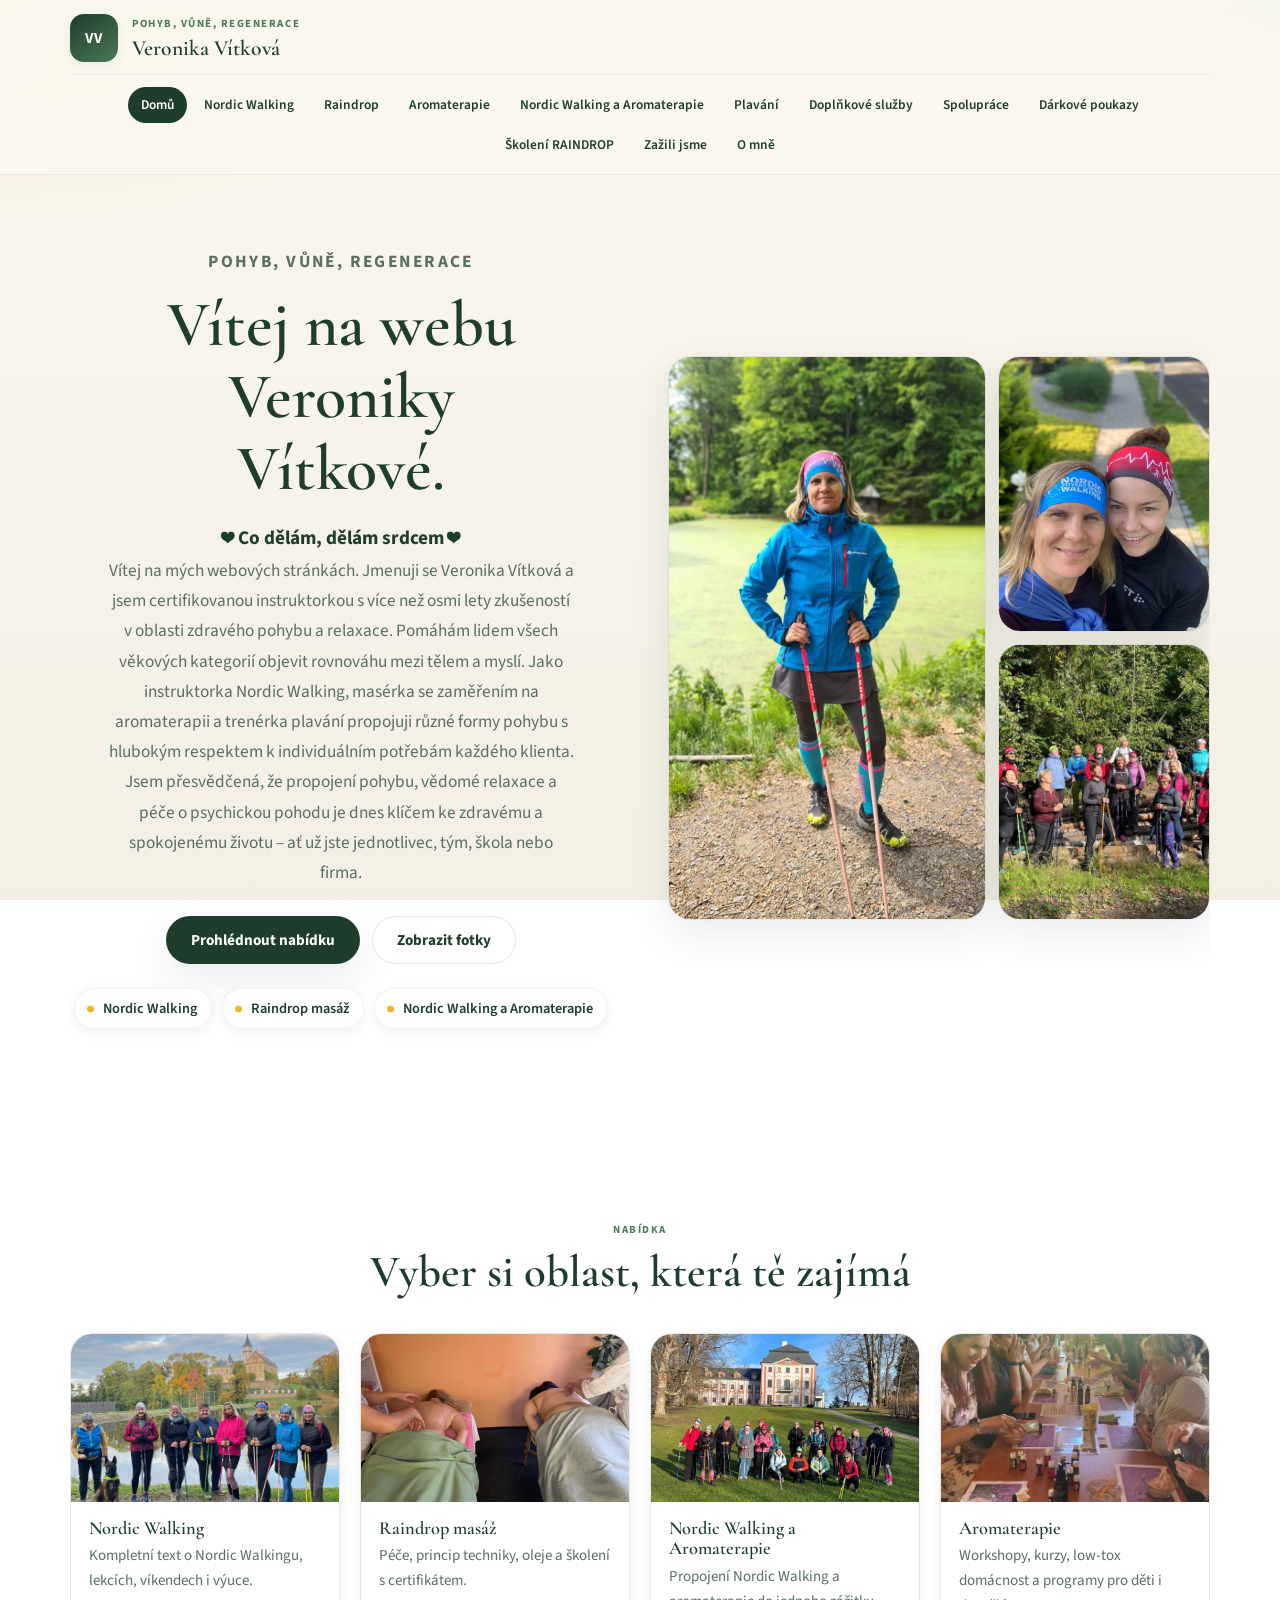
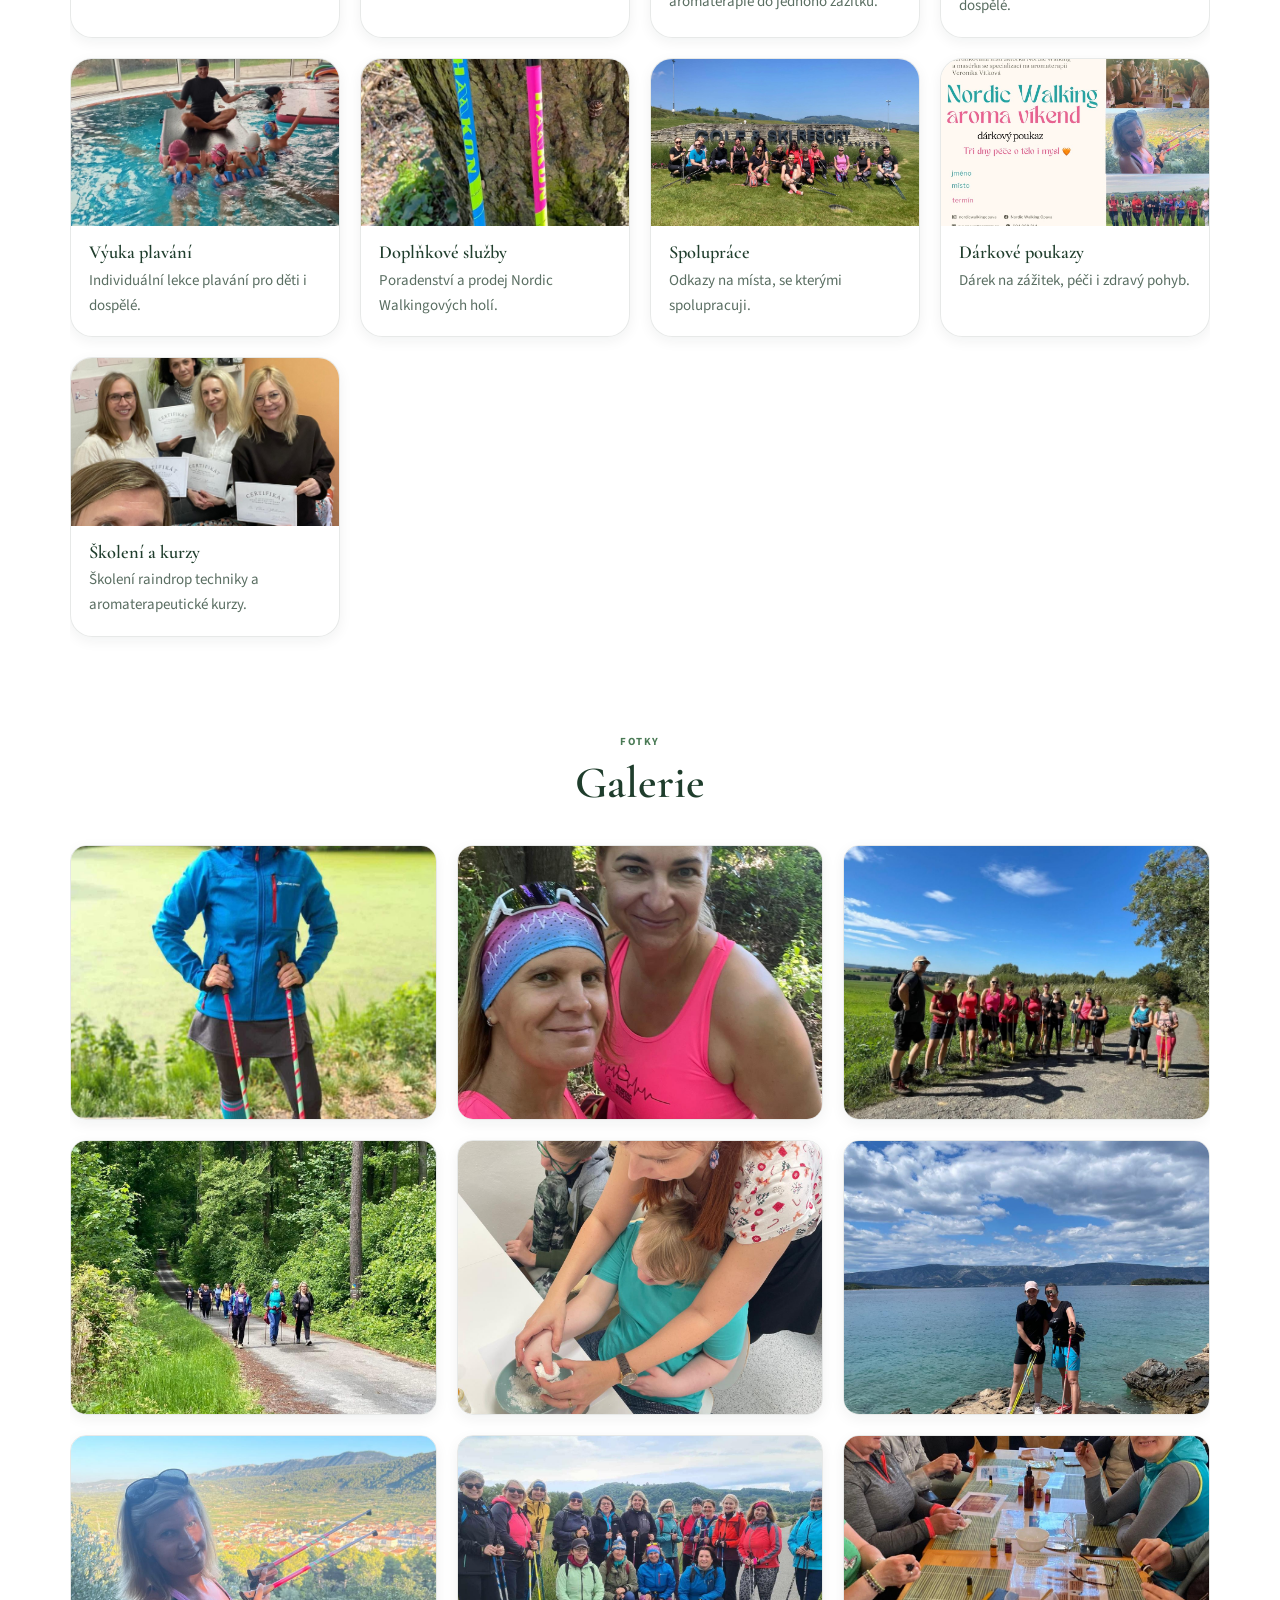
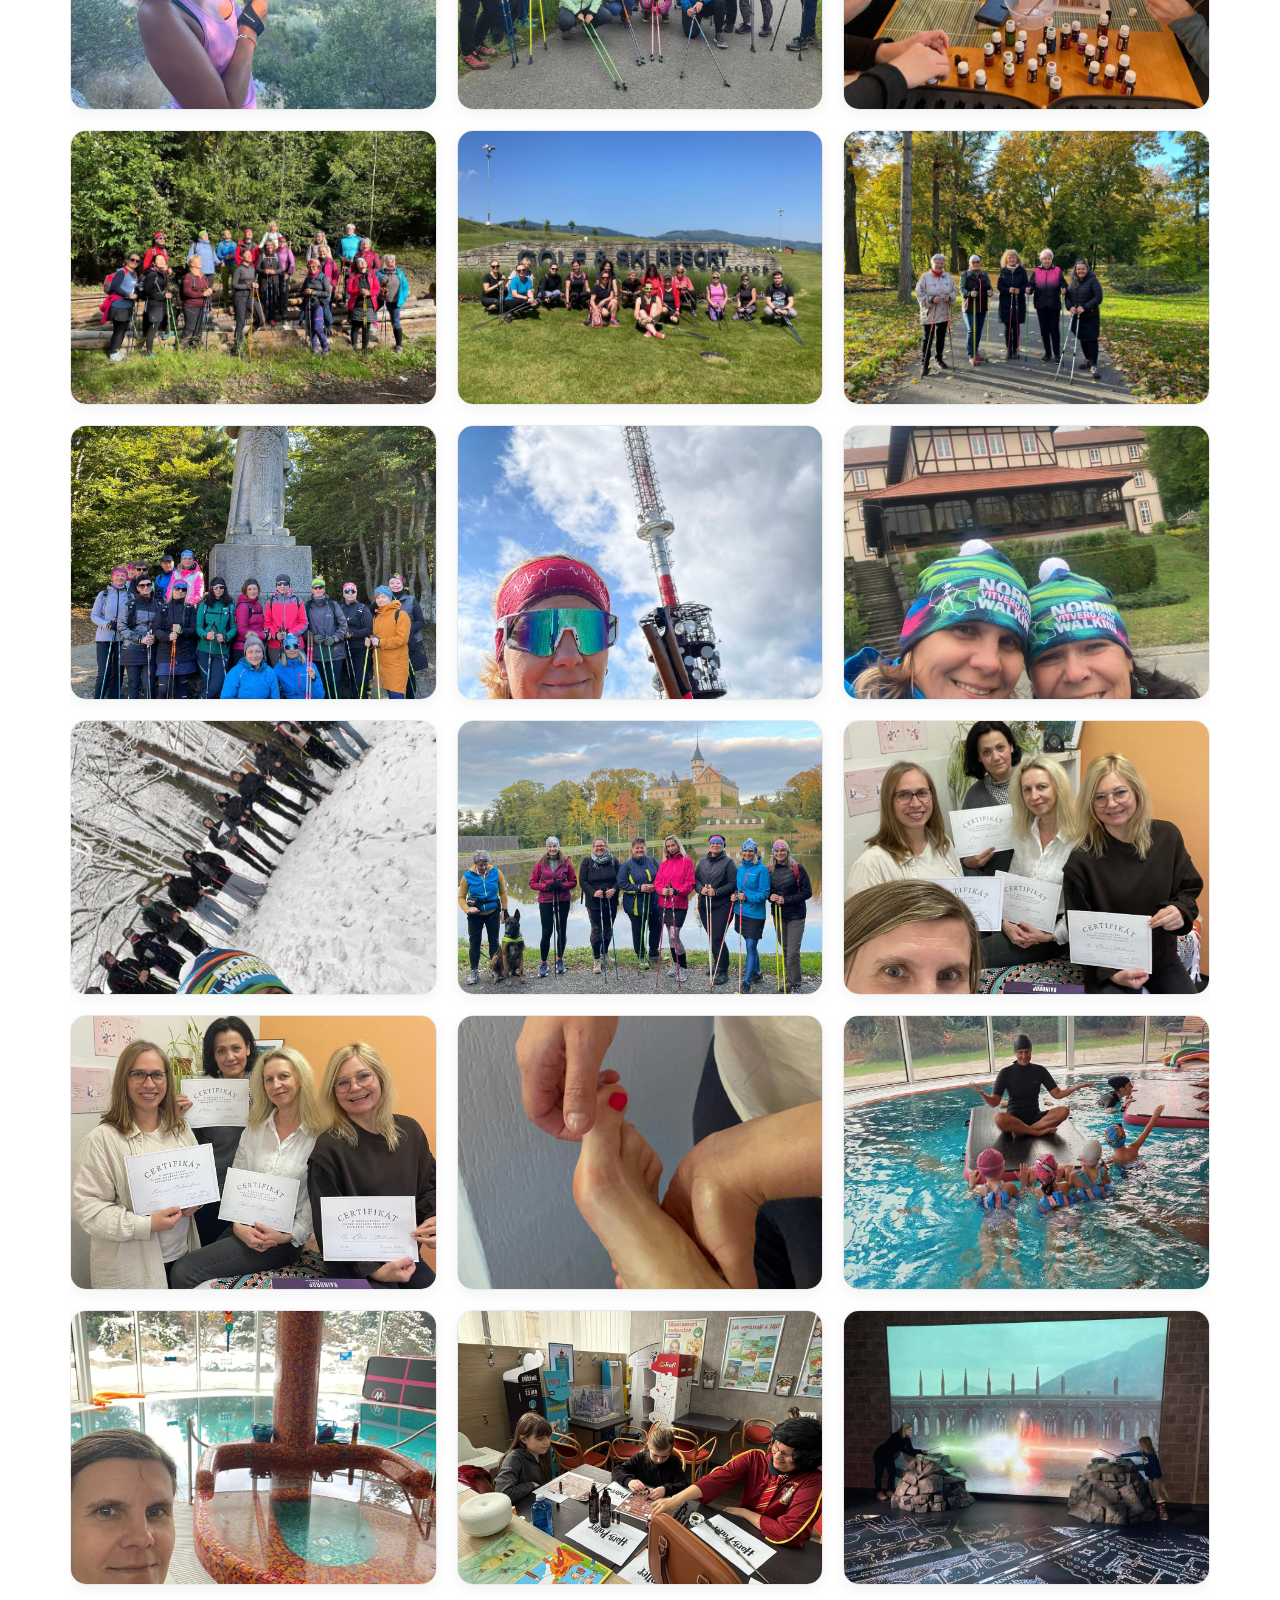
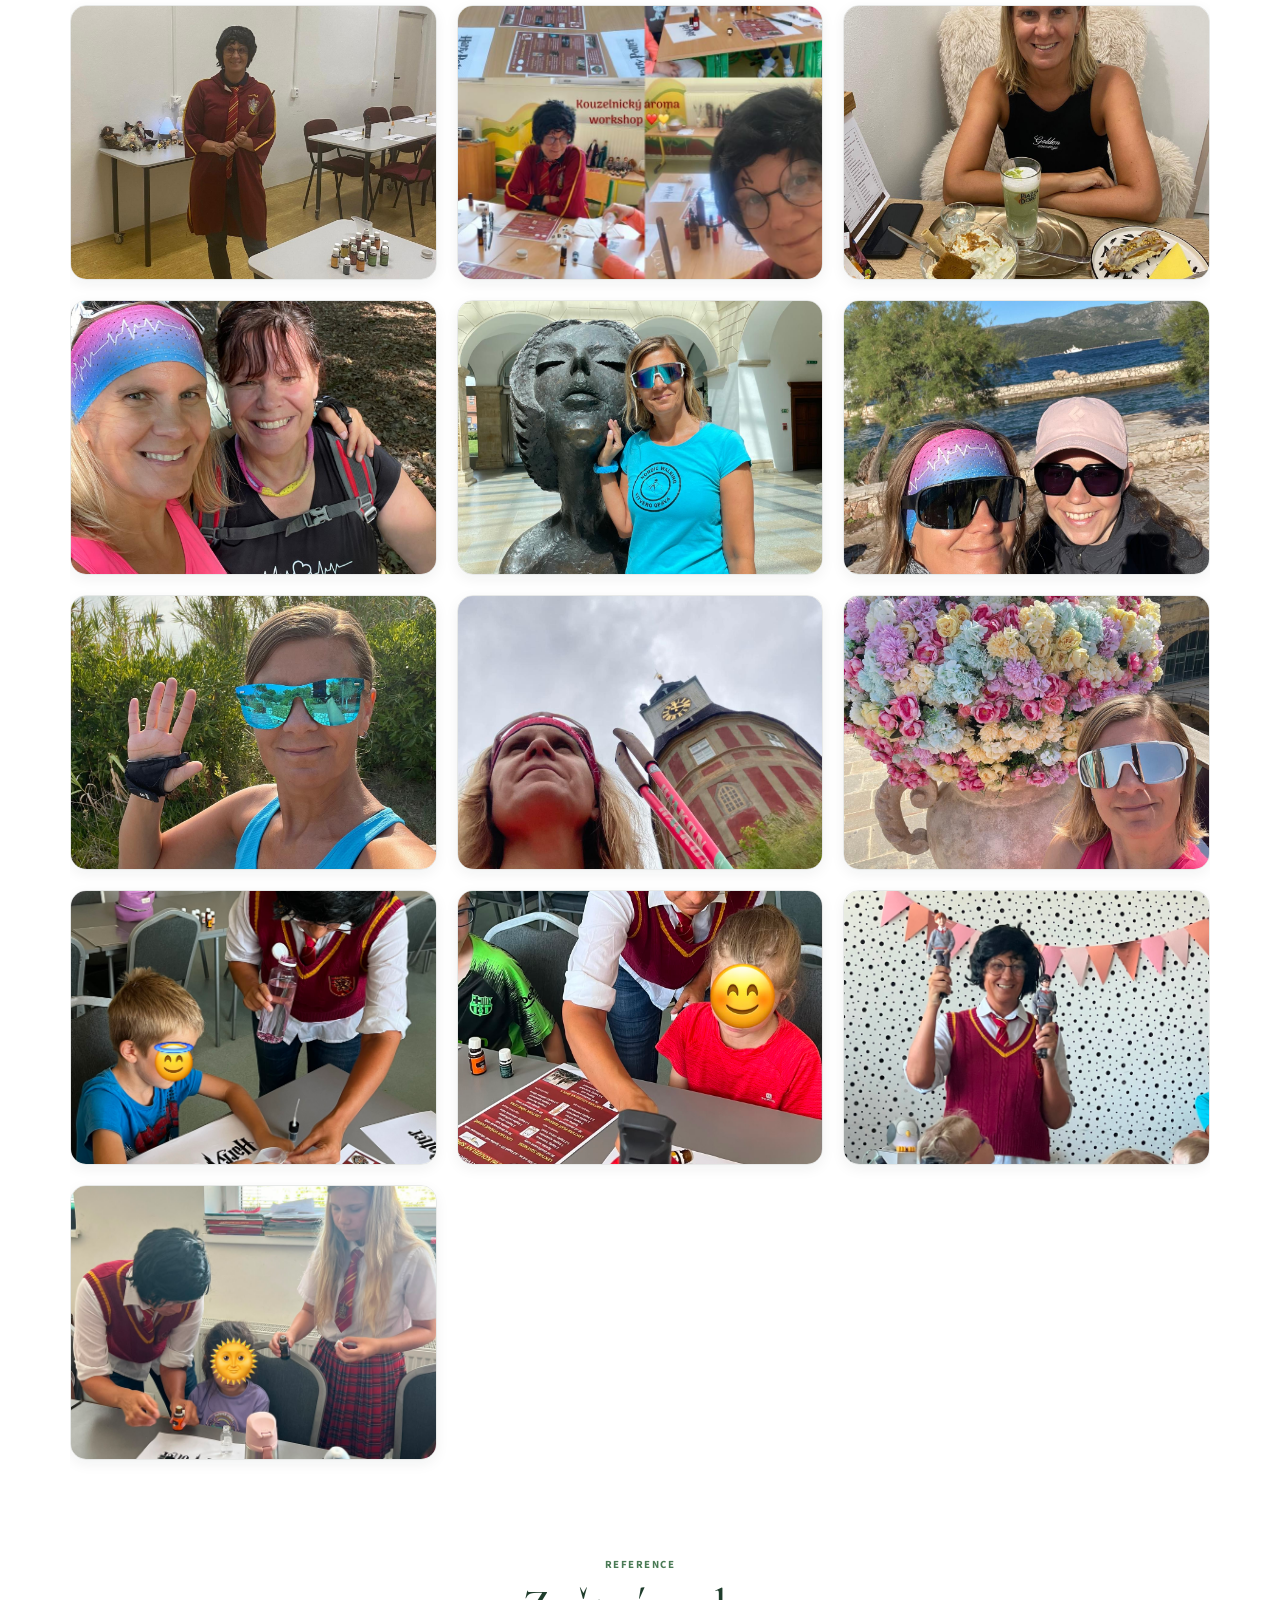
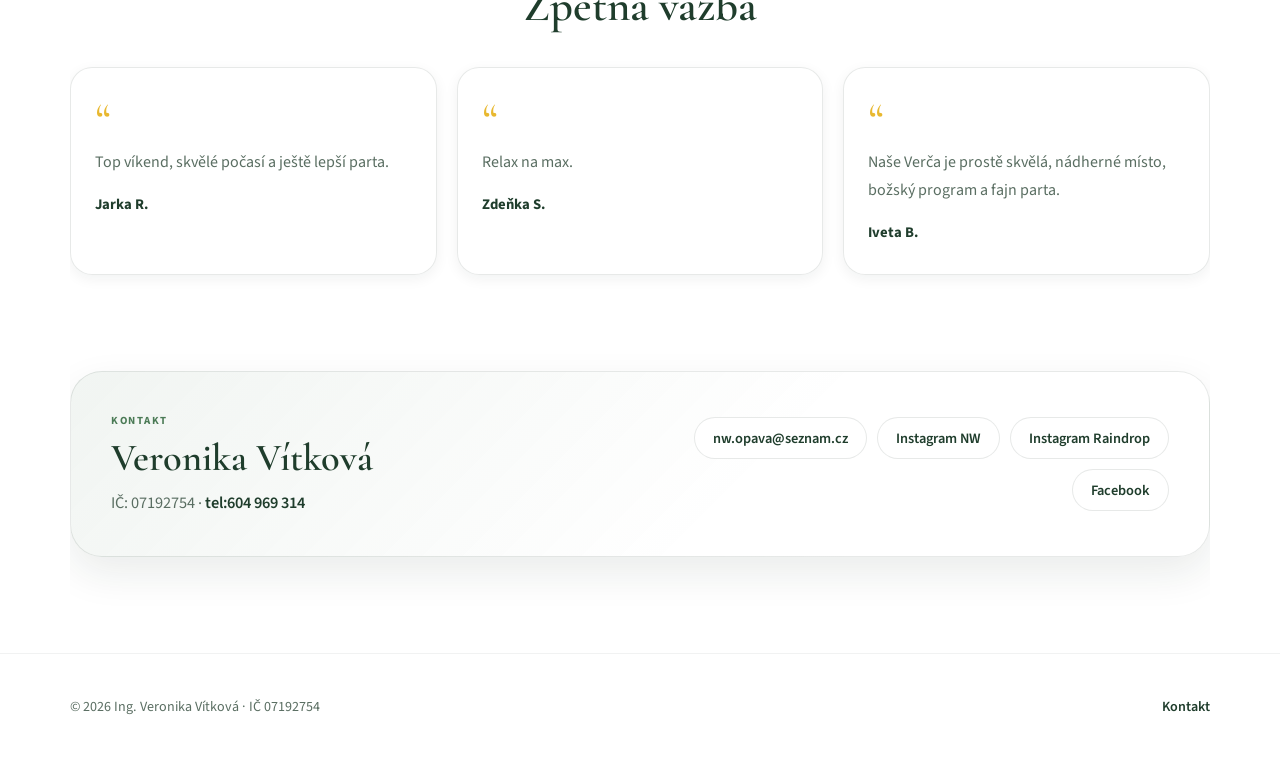
<file: index.html>
<!DOCTYPE html>
<html lang="cs">
<head>
  <meta charset="UTF-8" />
  <meta name="viewport" content="width=device-width, initial-scale=1.0" />
  <meta name="description" content="Nordic Walking, aromaterapie, raindrop masáž a školení v inspirativním a přehledném webu." />
  <title>Nordic Walking a aromaterapie | Veronika Vítková</title>
  <link rel="stylesheet" href="styles.css" />
</head>
<body>
  <header class="site-header">
    <div class="header-inner">
      <div class="header-top">
        <a class="brand" href="index.html">
          <div class="brand-mark">VV</div>
          <div>
            <p class="eyebrow">Pohyb, vůně, regenerace</p>
            <span class="brand-name">Veronika Vítková</span>
          </div>
        </a>
        <button class="menu-toggle" aria-expanded="false" aria-controls="nav-menu">Menu</button>
      </div>
      <nav class="site-nav" id="nav-menu">
        <a href="index.html">Domů</a>
        <a href="nordic-walking.html">Nordic Walking</a>
        <a href="raindrop.html">Raindrop</a>
        <a href="aromaterapie.html">Aromaterapie</a>
        <a href="nw-aromaterapie.html">Nordic Walking a Aromaterapie</a>
        <a href="plavani.html">Plavání</a>
        <a href="doplnkove-sluzby.html">Doplňkové služby</a>
        <a href="spoluprace.html">Spolupráce</a>
        <a href="darkove-poukazy.html">Dárkové poukazy</a>
        <a href="skoleni.html">Školení RAINDROP</a>
        <a href="zazili-jsme.html">Zažili jsme</a>
        <a href="o-mne.html">O mně</a>
      </nav>
    </div>
  </header>

  <main class="container">
    <section class="hero">
      <div class="hero-copy">
        <p class="eyebrow">Pohyb, vůně, regenerace</p>
        <h2>Vítej na webu Veroniky Vítkové.</h2>
        <p class="heart-message">❤️ Co dělám, dělám srdcem ❤️</p>
        <p>
Vítej na mých webových stránkách. Jmenuji se Veronika Vítková a jsem certifikovanou instruktorkou s více než osmi lety zkušeností v oblasti zdravého pohybu a relaxace. Pomáhám lidem všech věkových kategorií objevit rovnováhu mezi tělem a myslí. Jako instruktorka Nordic Walking, masérka se zaměřením na aromaterapii a trenérka plavání propojuji různé formy pohybu s hlubokým respektem k individuálním potřebám každého klienta. 
Jsem přesvědčená, že propojení pohybu, vědomé relaxace a péče o psychickou pohodu je dnes klíčem ke zdravému a spokojenému životu – ať už jste jednotlivec, tým, škola nebo firma.

        </p>
        <div class="hero-actions">
          <a class="button primary" href="#sluzby">Prohlédnout nabídku</a>
          <a class="button secondary" href="#galerie">Zobrazit fotky</a>
        </div>
        <ul class="hero-points">
          <li>Nordic Walking</li>
          <li>Raindrop masáž</li>
          <li>Nordic Walking a Aromaterapie</li>
        </ul>
      </div>

      <div class="hero-visual">
        <div class="hero-mosaic">
          <img class="mosaic-main" src="img/NWPROFILOVKA1.jpeg" alt="Veronika Vítková – Nordic Walking" />
          <img src="img/celenky.jpeg" alt="Společné akce Nordic Walking" />
          <img src="img/NWVIKENDY.jpeg" alt="Nordic Walking víkendy" />
        </div>
      </div>
    </section>



    <section class="page-section services" id="sluzby">
      <div class="section-heading">
        <p class="section-label">Nabídka</p>
        <h2>Vyber si oblast, která tě zajímá</h2>
      </div>

      <div class="service-grid service-links">
        <a class="service-card service-link-card" href="nordic-walking.html">
          <img src="img/NWLEKCE90MIN.jpeg" alt="Nordic Walking" />
          <h3>Nordic Walking</h3>
          <p>Kompletní text o Nordic Walkingu, lekcích, víkendech i výuce.</p>
        </a>
        <a class="service-card service-link-card" href="raindrop.html">
          <img src="img/RAINDROPKURZ3.jpeg" alt="Raindrop masáž" />
          <h3>Raindrop masáž</h3>
          <p>Péče, princip techniky, oleje a školení s certifikátem.</p>
        </a>
        <a class="service-card service-link-card" href="nw-aromaterapie.html">
          <img src="img/NWVELKEHOSTICEVYSLAP.jpeg" alt="Nordic Walking a Aromaterapie" />
          <h3>Nordic Walking a Aromaterapie</h3>
          <p>Propojení Nordic Walking a aromaterapie do jednoho zážitku.</p>
        </a>
        <a class="service-card service-link-card" href="aromaterapie.html">
          <img src="img/WSTEAMBUILDINGAROMA.jpeg" alt="Aromaterapie" />
          <h3>Aromaterapie</h3>
          <p>Workshopy, kurzy, low-tox domácnost a programy pro děti i dospělé.</p>
        </a>
        <a class="service-card service-link-card" href="plavani.html">
          <img src="img/CRABIKSKOLKY.jpeg" alt="Výuka plavání" />
          <h3>Výuka plavání</h3>
          <p>Individuální lekce plavání pro děti i dospělé.</p>
        </a>
        <a class="service-card service-link-card" href="doplnkove-sluzby.html">
          <img src="img/hole1.jpeg" alt="Doplňkové služby" />
          <h3>Doplňkové služby</h3>
          <p>Poradenství a prodej Nordic Walkingových holí.</p>
        </a>
        <a class="service-card service-link-card" href="spoluprace.html">
          <img src="img/NWTEAMBUILDING.jpeg" alt="Spolupráce" />
          <h3>Spolupráce</h3>
          <p>Odkazy na místa, se kterými spolupracuji.</p>
        </a>
        <a class="service-card service-link-card" href="darkove-poukazy.html">
          <img src="img/dpoukaz1.jpeg" alt="Dárkové poukazy" />
          <h3>Dárkové poukazy</h3>
          <p>Dárek na zážitek, péči i zdravý pohyb.</p>
        </a>
        <a class="service-card service-link-card" href="skoleni.html">
          <img src="img/RAINDROPKURZ1.jpeg" alt="Školení a kurzy" />
          <h3>Školení a kurzy</h3>
          <p>Školení raindrop techniky a aromaterapeutické kurzy.</p>
        </a>
      </div>
    </section>

    <section class="page-section gallery" id="galerie">
      <div class="section-heading">
        <p class="section-label">Fotky</p>
        <h2>Galerie</h2>
      </div>
      <div class="gallery-grid">
        <img src="img/NWPROFILOVKA1.jpeg" alt="Profilová fotografie Nordic Walking" />
        <img src="img/NWPRATELSTVI.jpeg" alt="Přátelství a společné akce Nordic Walking" />
        <img src="img/NWVYSLAPY.jpeg" alt="Výšlapy s Nordic Walkingem" />
        <img src="img/NWKRNOVTEPLICE.jpeg" alt="Nordic Walking v Krnově a Teplicích" />
        <img src="img/HPWSDIAKONIE.jpeg" alt="Aromaterapeutická spolupráce a workshopy" />
        <img src="img/nwmore.jpeg" alt="Momentka z akce" />
        <img src="img/NWPROFILHVAR.jpeg" alt="Nordic Walking na Hvaru" />
        <img src="img/NWKRNOVHELFSTYN.jpeg" alt="Nordic Walking Krnov a Helfštýn" />
        <img src="img/WSNANW.jpeg" alt="Společná akce Nordic Walking a wellness" />
        <img src="img/NWVIKENDY.jpeg" alt="Nordic Walking víkendy" />
        <img src="img/NWTEAMBUILDING.jpeg" alt="Teambuilding akce" />
        <img src="img/NWSENIORKY.jpeg" alt="Nordic Walking pro seniorky" />
        <img src="img/NWRADEGAST.jpeg" alt="Nordic Walking na Radegastu" />
        <img src="img/NWRADHOST.jpeg" alt="Nordic Walking na Radhošti" />
        <img src="img/NWTEPLICE.jpeg" alt="Nordic Walking v Teplicích" />
        <img src="img/NWVSB.jpeg" alt="Nordic Walking VŠB" />
        <img src="img/NWLEKCE90MIN.jpeg" alt="Nordic Walking lekce 90 minut" />
        <img src="img/RAINDROPKURZ1.jpeg" alt="Raindrop kurz" />
        <img src="img/RAINDROPKURZ2.jpeg" alt="Raindrop kurz masáž" />
        <img src="img/RAINDROPKURZ4.jpeg" alt="Raindrop technika" />
        <img src="img/CRABIKSKOLKY.jpeg" alt="Krabičky školky - plavání" />
        <img src="img/CRABIKVRESINA.jpeg" alt="Krabičky Vřesina - plavání" />
        <img src="img/HPAROMAWS.jpeg" alt="Aroma workshop" />
        <img src="img/HPVIDEN.jpeg" alt="Aromaterapie Vídeň" />
        <img src="img/HPWSSVCOPAVA.jpeg" alt="Workshop Svitavy Copova" />
        <img src="img/HPWSZSMIROVA.jpeg" alt="ZŠ Mírová workshop" />
        <img src="img/KAVARNAJA.jpeg" alt="Kavárna akce" />
        <img src="img/galerie1.jpeg" alt="Galerie 1" />
        <img src="img/galerie2.jpeg" alt="Galerie 2" />
        <img src="img/galerie3.jpeg" alt="Galerie 3" />
        <img src="img/galerie4.jpeg" alt="Galerie 4" />
        <img src="img/galerie5.jpeg" alt="Galerie 5" />
        <img src="img/galerie6.jpeg" alt="Galerie 6" />
        <img src="img/harryP2.jpeg" alt="hp 2" />
        <img src="img/harryP3.jpeg" alt="hp 3" />
        <img src="img/harryP4.jpeg" alt="hp 4" />
        <img src="img/harryP5.jpeg" alt="hp 5" />
      </div>
    </section>

    <section class="page-section references" id="reference">
      <div class="section-heading">
        <p class="section-label">Reference</p>
        <h2>Zpětná vazba</h2>
      </div>
      <div class="reference-grid">
        <blockquote>
          Top víkend, skvělé počasí a ještě lepší parta.
          <cite>Jarka R.</cite>
        </blockquote>
        <blockquote>
          Relax na max.
          <cite>Zdeňka S.</cite>
        </blockquote>
        <blockquote>
          Naše Verča je prostě skvělá, nádherné místo, božský program a fajn parta.
          <cite>Iveta B.</cite>
        </blockquote>
      </div>
    </section>

    <section class="contact" id="kontakt">
      <div class="contact-inner">
        <div class="contact-main">
          <p class="section-label">Kontakt</p>
          <h2>Veronika Vítková</h2>
          <p class="contact-meta">
            IČ: 07192754 · <a href="tel:+420604969314">tel:604 969 314</a>
          </p>
        </div>
        <div class="contact-channels">
          <a class="contact-chip" href="mailto:nw.opava@seznam.cz">nw.opava@seznam.cz</a>
          <a class="contact-chip" href="https://www.instagram.com/nordicwalkingopava/?hl=cs" target="_blank" rel="noreferrer">Instagram NW</a>
          <a class="contact-chip" href="https://www.instagram.com/raindropdotek/?hl=cs" target="_blank" rel="noreferrer">Instagram Raindrop</a>
          <a class="contact-chip" href="https://www.facebook.com/NordicWalkingOpava/?locale=cs_CZ" target="_blank" rel="noreferrer">Facebook</a>
        </div>
      </div>
    </section>
  </main>

  <footer class="site-footer">
    <div class="footer-inner">
      <p>© 2026 Ing. Veronika Vítková · IČ 07192754</p>
      <p><a href="#kontakt">Kontakt</a></p>
    </div>
  </footer>

  <script src="script.js"></script>
</body>
</html>
</file>
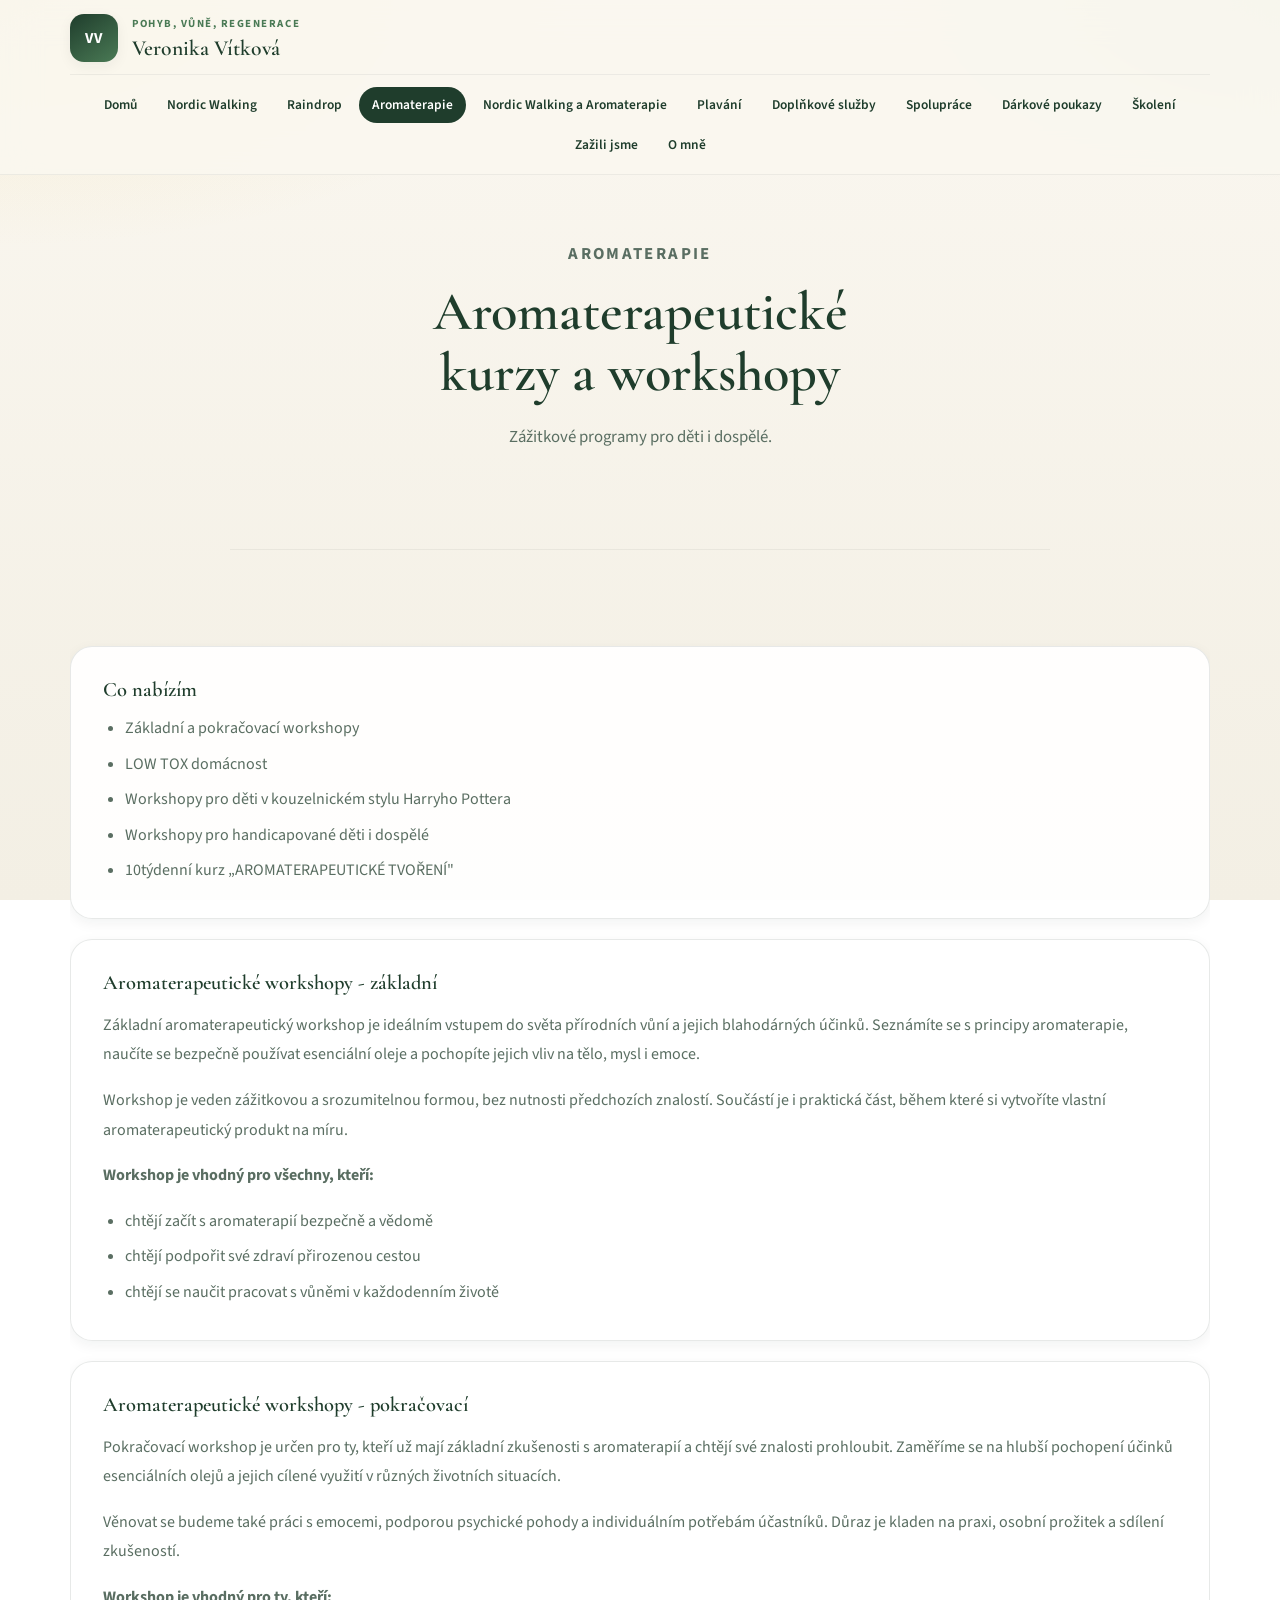
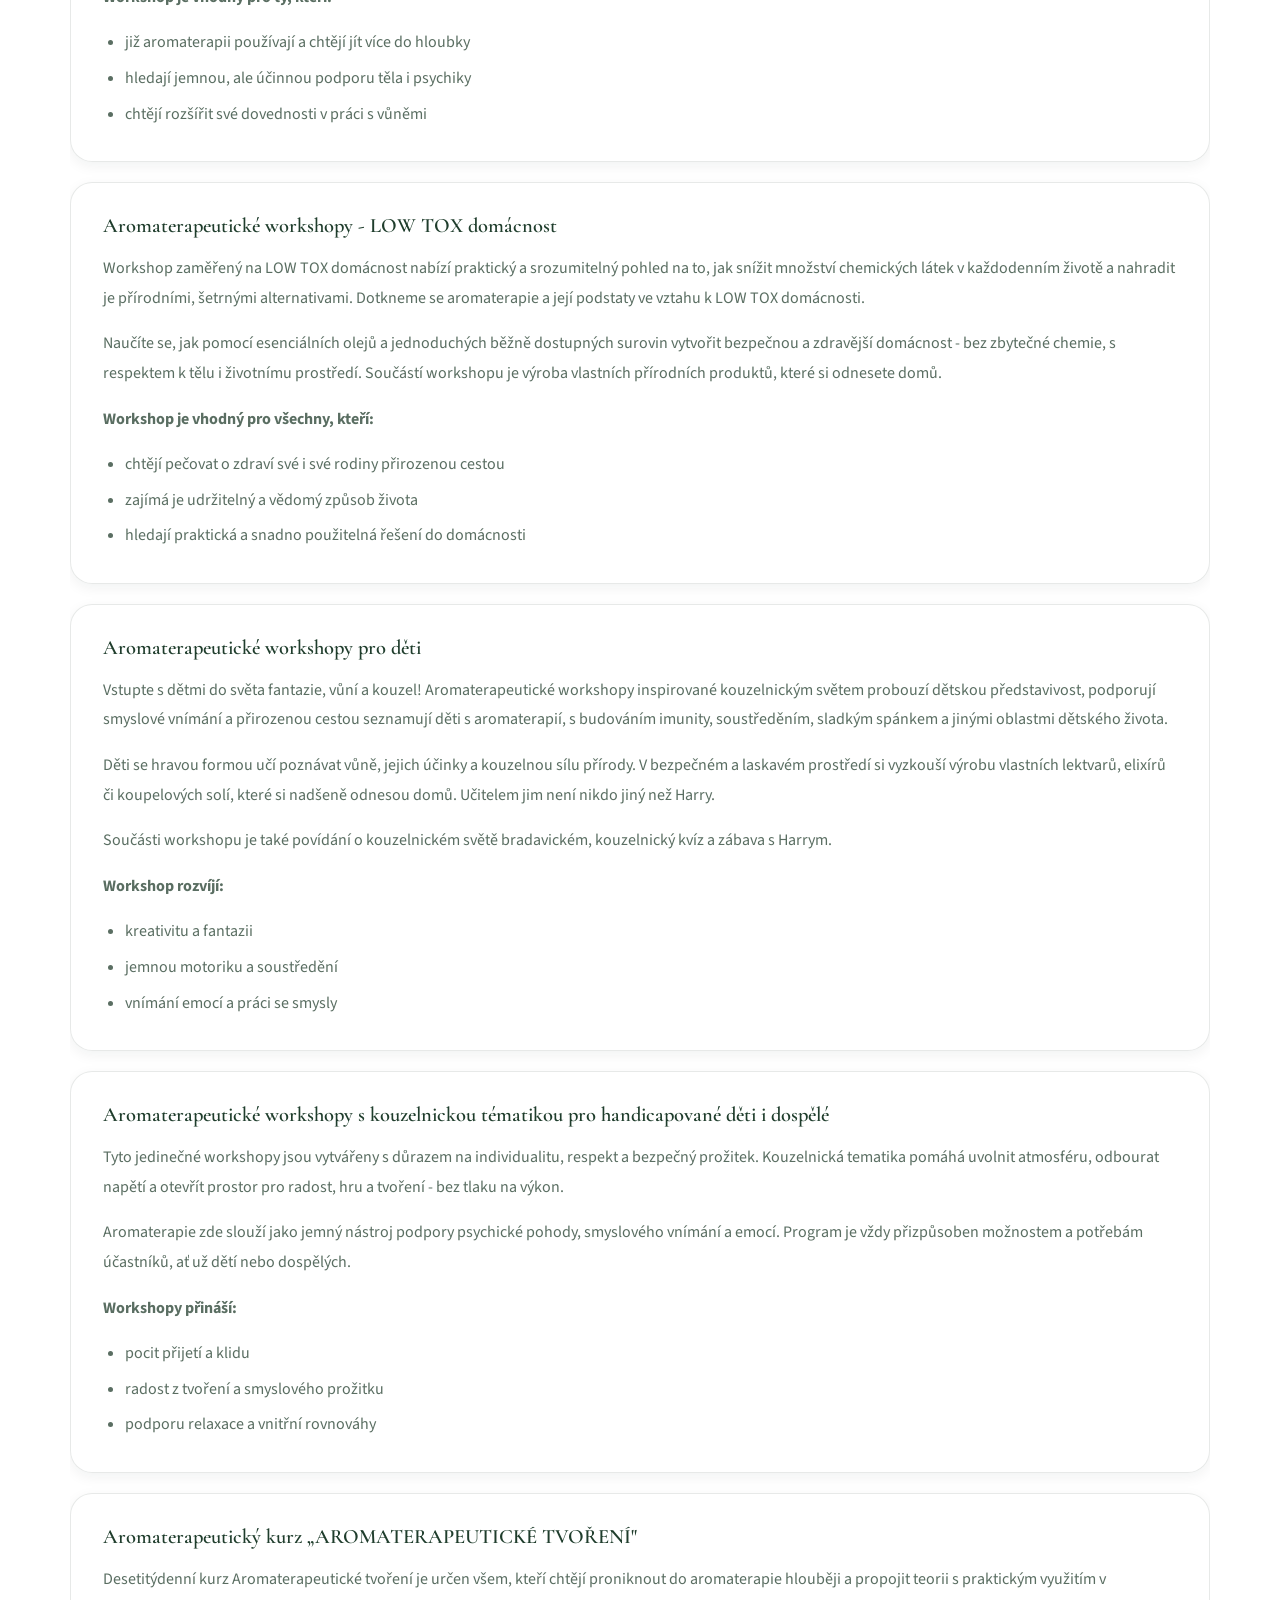
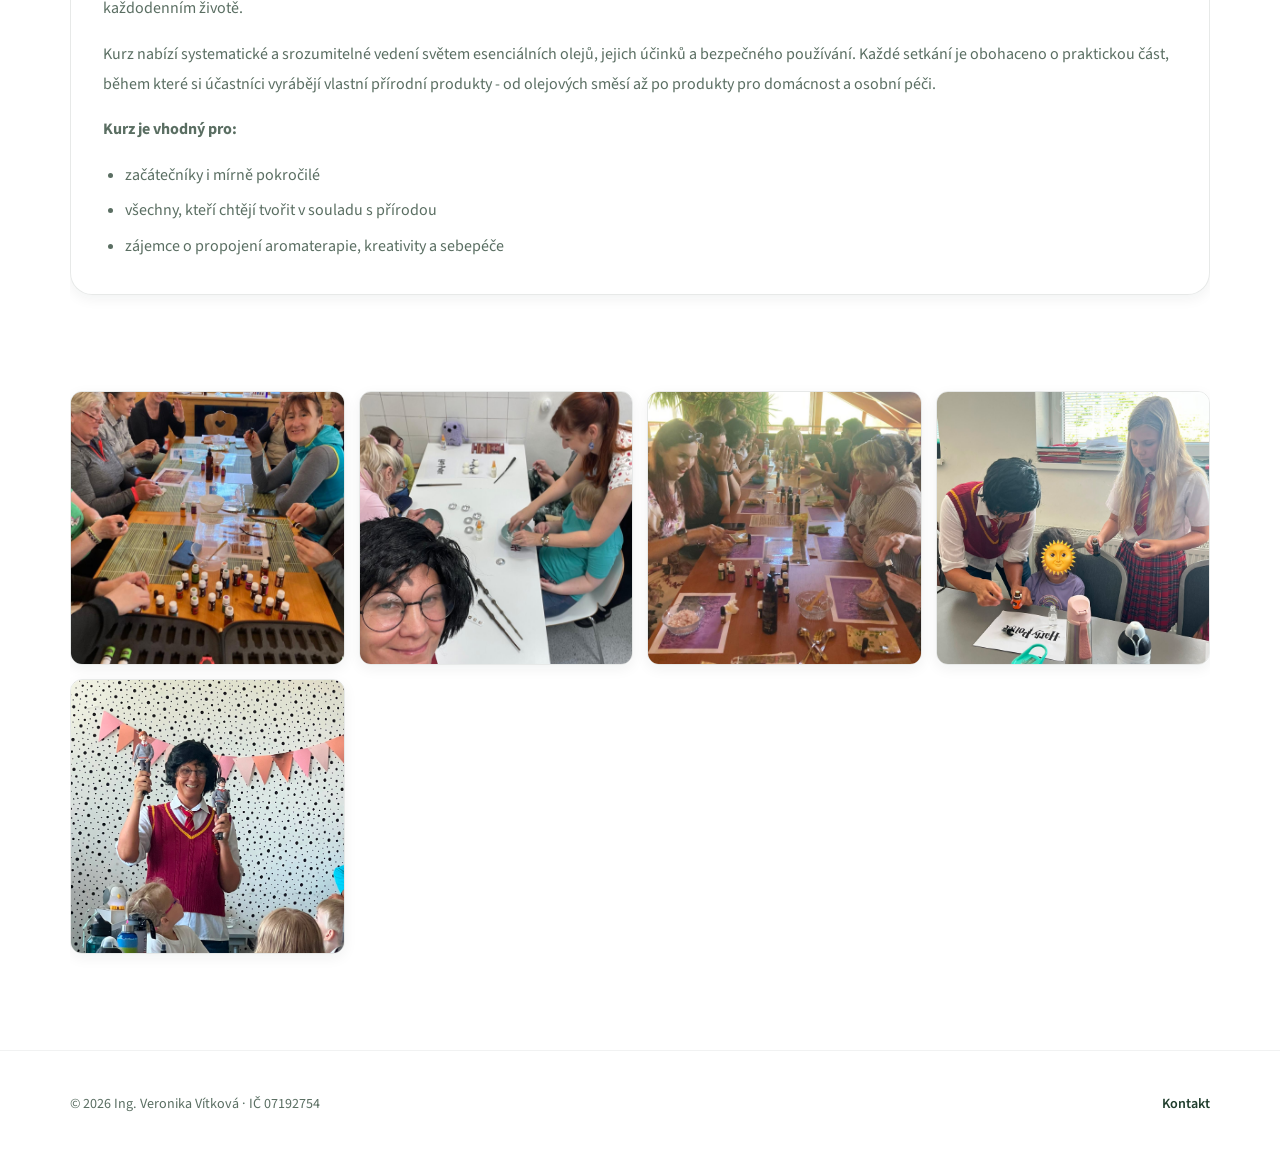
<file: aromaterapie.html>
<!DOCTYPE html>
<html lang="cs">
<head>
  <meta charset="UTF-8" />
  <meta name="viewport" content="width=device-width, initial-scale=1.0" />
  <title>Aromaterapie | Veronika Vítková</title>
  <link rel="stylesheet" href="styles.css" />
</head>
<body>
  <header class="site-header">
    <div class="header-inner">
      <div class="header-top">
        <a class="brand" href="index.html">
          <div class="brand-mark">VV</div>
          <div>
            <p class="eyebrow">Pohyb, vůně, regenerace</p>
            <span class="brand-name">Veronika Vítková</span>
          </div>
        </a>
        <button class="menu-toggle" aria-expanded="false" aria-controls="nav-menu">Menu</button>
      </div>
      <nav class="site-nav" id="nav-menu">
        <a href="index.html">Domů</a>
        <a href="nordic-walking.html">Nordic Walking</a>
        <a href="raindrop.html">Raindrop</a>
        <a href="aromaterapie.html">Aromaterapie</a>
        <a href="nw-aromaterapie.html">Nordic Walking a Aromaterapie</a>
        <a href="plavani.html">Plavání</a>
        <a href="doplnkove-sluzby.html">Doplňkové služby</a>
        <a href="spoluprace.html">Spolupráce</a>
        <a href="darkove-poukazy.html">Dárkové poukazy</a>
        <a href="skoleni.html">Školení</a>
        <a href="zazili-jsme.html">Zažili jsme</a>
        <a href="o-mne.html">O mně</a>
      </nav>
    </div>
  </header>

  <main class="container">
    <section class="subpage-hero">
      <p class="eyebrow">Aromaterapie</p>
      <h2>Aromaterapeutické kurzy a workshopy</h2>
      <p>
        Zážitkové programy pro děti i dospělé.
      </p>
    </section>

    <section class="content-stack">
      <article class="content-card">
        <h3>Co nabízím</h3>
        <ul class="content-list">
          <li>Základní a pokračovací workshopy</li>
          <li>LOW TOX domácnost</li>
          <li>Workshopy pro děti v kouzelnickém stylu Harryho Pottera</li>
          <li>Workshopy pro handicapované děti i dospělé</li>
          <li>10týdenní kurz „AROMATERAPEUTICKÉ TVOŘENÍ"</li>
        </ul>
      </article>

      <article class="content-card">
        <h3>Aromaterapeutické workshopy - základní</h3>
        <p>
          Základní aromaterapeutický workshop je ideálním vstupem do světa přírodních vůní a jejich blahodárných účinků. Seznámíte se s principy aromaterapie, naučíte se bezpečně používat esenciální oleje a pochopíte jejich vliv na tělo, mysl i emoce.
        </p>
        <p>
          Workshop je veden zážitkovou a srozumitelnou formou, bez nutnosti předchozích znalostí. Součástí je i praktická část, během které si vytvoříte vlastní aromaterapeutický produkt na míru.
        </p>
        <p><strong>Workshop je vhodný pro všechny, kteří:</strong></p>
        <ul class="content-list">
          <li>chtějí začít s aromaterapií bezpečně a vědomě</li>
          <li>chtějí podpořit své zdraví přirozenou cestou</li>
          <li>chtějí se naučit pracovat s vůněmi v každodenním životě</li>
        </ul>
      </article>

      <article class="content-card">
        <h3>Aromaterapeutické workshopy - pokračovací</h3>
        <p>
          Pokračovací workshop je určen pro ty, kteří už mají základní zkušenosti s aromaterapií a chtějí své znalosti prohloubit. Zaměříme se na hlubší pochopení účinků esenciálních olejů a jejich cílené využití v různých životních situacích.
        </p>
        <p>
          Věnovat se budeme také práci s emocemi, podporou psychické pohody a individuálním potřebám účastníků. Důraz je kladen na praxi, osobní prožitek a sdílení zkušeností.
        </p>
        <p><strong>Workshop je vhodný pro ty, kteří:</strong></p>
        <ul class="content-list">
          <li>již aromaterapii používají a chtějí jít více do hloubky</li>
          <li>hledají jemnou, ale účinnou podporu těla i psychiky</li>
          <li>chtějí rozšířit své dovednosti v práci s vůněmi</li>
        </ul>
      </article>

      <article class="content-card">
        <h3>Aromaterapeutické workshopy - LOW TOX domácnost</h3>
        <p>
          Workshop zaměřený na LOW TOX domácnost nabízí praktický a srozumitelný pohled na to, jak snížit množství chemických látek v každodenním životě a nahradit je přírodními, šetrnými alternativami. Dotkneme se aromaterapie a její podstaty ve vztahu k LOW TOX domácnosti.
        </p>
        <p>
          Naučíte se, jak pomocí esenciálních olejů a jednoduchých běžně dostupných surovin vytvořit bezpečnou a zdravější domácnost - bez zbytečné chemie, s respektem k tělu i životnímu prostředí. Součástí workshopu je výroba vlastních přírodních produktů, které si odnesete domů.
        </p>
        <p><strong>Workshop je vhodný pro všechny, kteří:</strong></p>
        <ul class="content-list">
          <li>chtějí pečovat o zdraví své i své rodiny přirozenou cestou</li>
          <li>zajímá je udržitelný a vědomý způsob života</li>
          <li>hledají praktická a snadno použitelná řešení do domácnosti</li>
        </ul>
      </article>

      <article class="content-card">
        <h3>Aromaterapeutické workshopy pro děti</h3>
        <p>
          Vstupte s dětmi do světa fantazie, vůní a kouzel! Aromaterapeutické workshopy inspirované kouzelnickým světem probouzí dětskou představivost, podporují smyslové vnímání a přirozenou cestou seznamují děti s aromaterapií, s budováním imunity, soustředěním, sladkým spánkem a jinými oblastmi dětského života.
        </p>
        <p>
          Děti se hravou formou učí poznávat vůně, jejich účinky a kouzelnou sílu přírody. V bezpečném a laskavém prostředí si vyzkouší výrobu vlastních lektvarů, elixírů či koupelových solí, které si nadšeně odnesou domů. Učitelem jim není nikdo jiný než Harry.
        </p>
        <p>
          Součásti workshopu je také povídání o kouzelnickém světě bradavickém, kouzelnický kvíz a zábava s Harrym.
        </p>
        <p><strong>Workshop rozvíjí:</strong></p>
        <ul class="content-list">
          <li>kreativitu a fantazii</li>
          <li>jemnou motoriku a soustředění</li>
          <li>vnímání emocí a práci se smysly</li>
        </ul>
      </article>

      <article class="content-card">
        <h3>Aromaterapeutické workshopy s kouzelnickou tématikou pro handicapované děti i dospělé</h3>
        <p>
          Tyto jedinečné workshopy jsou vytvářeny s důrazem na individualitu, respekt a bezpečný prožitek. Kouzelnická tematika pomáhá uvolnit atmosféru, odbourat napětí a otevřít prostor pro radost, hru a tvoření - bez tlaku na výkon.
        </p>
        <p>
          Aromaterapie zde slouží jako jemný nástroj podpory psychické pohody, smyslového vnímání a emocí. Program je vždy přizpůsoben možnostem a potřebám účastníků, ať už dětí nebo dospělých.
        </p>
        <p><strong>Workshopy přináší:</strong></p>
        <ul class="content-list">
          <li>pocit přijetí a klidu</li>
          <li>radost z tvoření a smyslového prožitku</li>
          <li>podporu relaxace a vnitřní rovnováhy</li>
        </ul>
      </article>

      <article class="content-card">
        <h3>Aromaterapeutický kurz „AROMATERAPEUTICKÉ TVOŘENÍ"</h3>
        <p>
          Desetitýdenní kurz Aromaterapeutické tvoření je určen všem, kteří chtějí proniknout do aromaterapie hlouběji a propojit teorii s praktickým využitím v každodenním životě.
        </p>
        <p>
          Kurz nabízí systematické a srozumitelné vedení světem esenciálních olejů, jejich účinků a bezpečného používání. Každé setkání je obohaceno o praktickou část, během které si účastníci vyrábějí vlastní přírodní produkty - od olejových směsí až po produkty pro domácnost a osobní péči.
        </p>
        <p><strong>Kurz je vhodný pro:</strong></p>
        <ul class="content-list">
          <li>začátečníky i mírně pokročilé</li>
          <li>všechny, kteří chtějí tvořit v souladu s přírodou</li>
          <li>zájemce o propojení aromaterapie, kreativity a sebepéče</li>
        </ul>
      </article>
    </section>

    <section class="mini-gallery">
      <img src="img/WSNANW.jpeg" alt="Aromaterapie doma" />
      <img src="img/HPWSDIAKONIEHLUCIN.jpeg" alt="Aromaterapeutické tvoření" />
      <img src="img/WSTEAMBUILDINGAROMA.jpeg" alt="LOW TOX domácnost" />
      <img src="img/harryP1.jpeg" alt="hp" />
      <img src="img/harryP4.jpeg" alt="hp 4" />
    </section>
  </main>

  <footer class="site-footer">
    <div class="footer-inner">
      <p>© 2026 Ing. Veronika Vítková · IČ 07192754</p>
      <p><a href="index.html#kontakt">Kontakt</a></p>
    </div>
  </footer>

  <script src="script.js"></script>
</body>
</html>
</file>
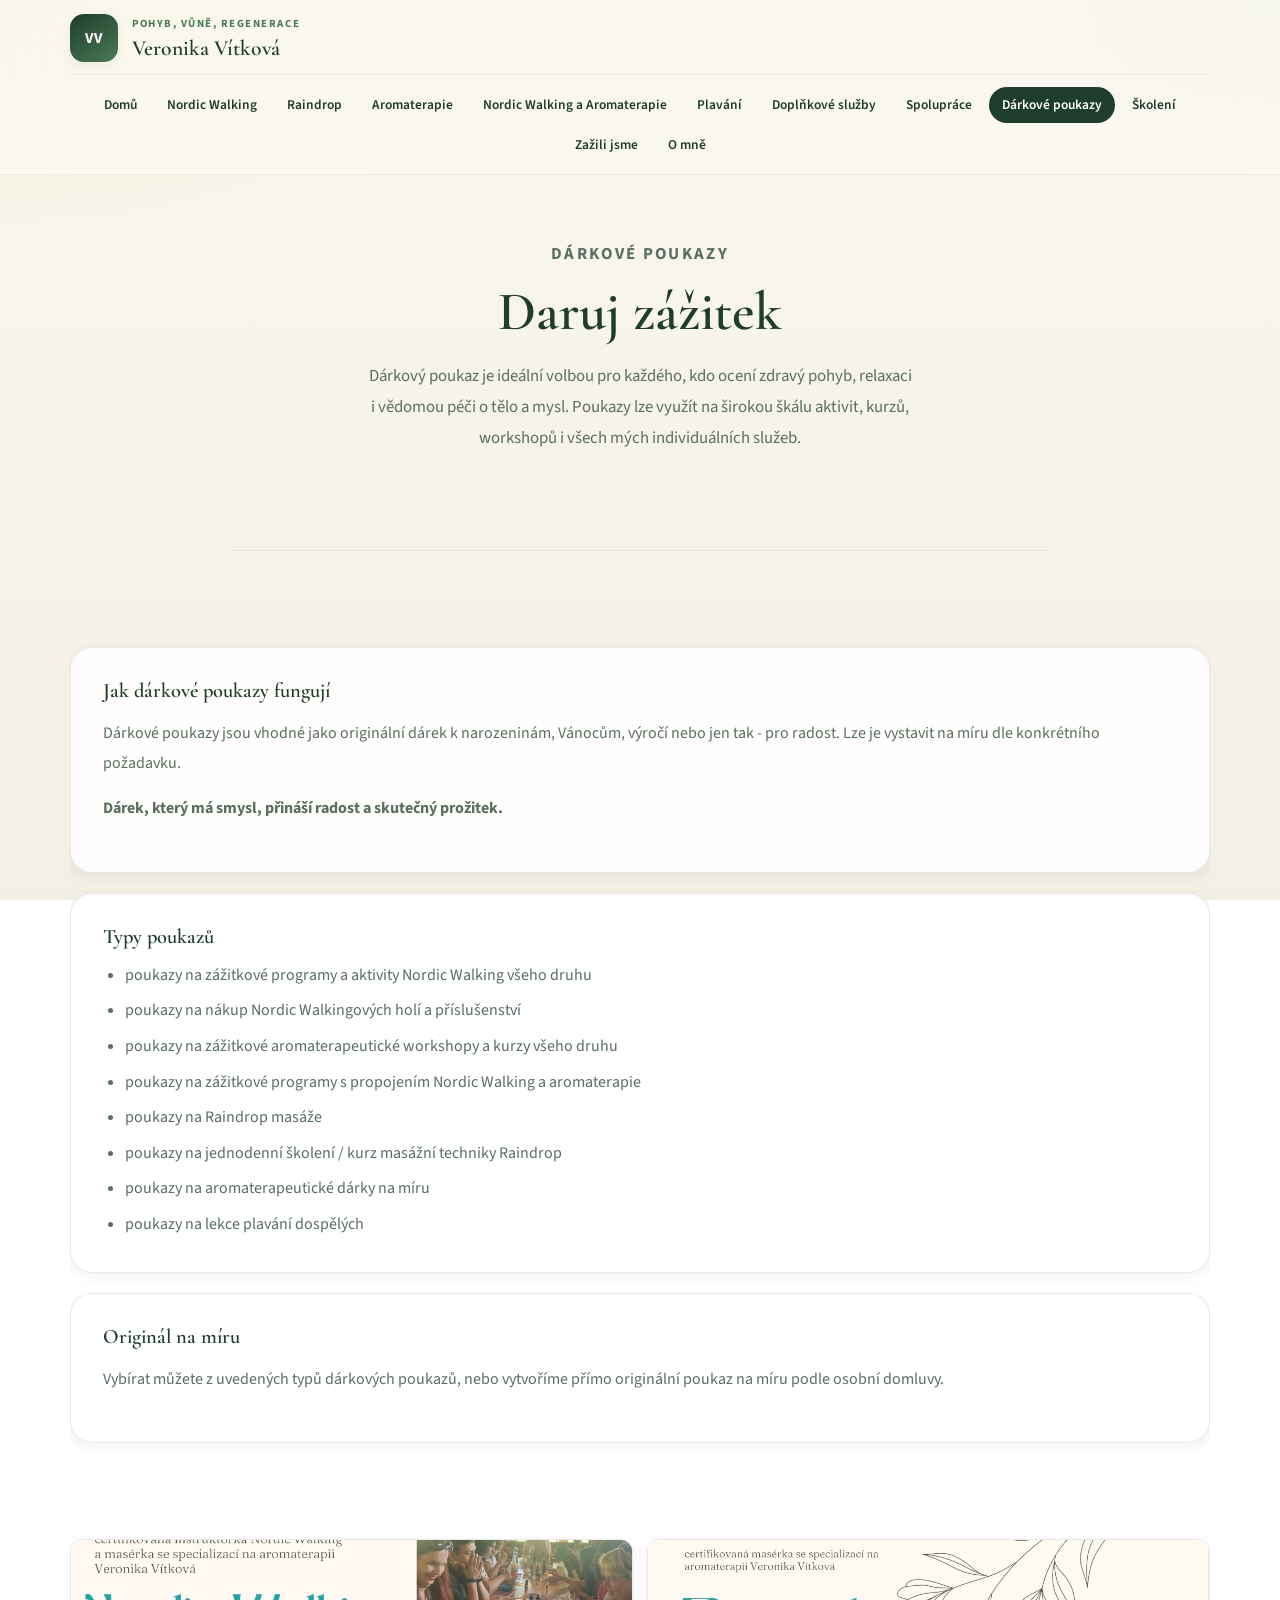
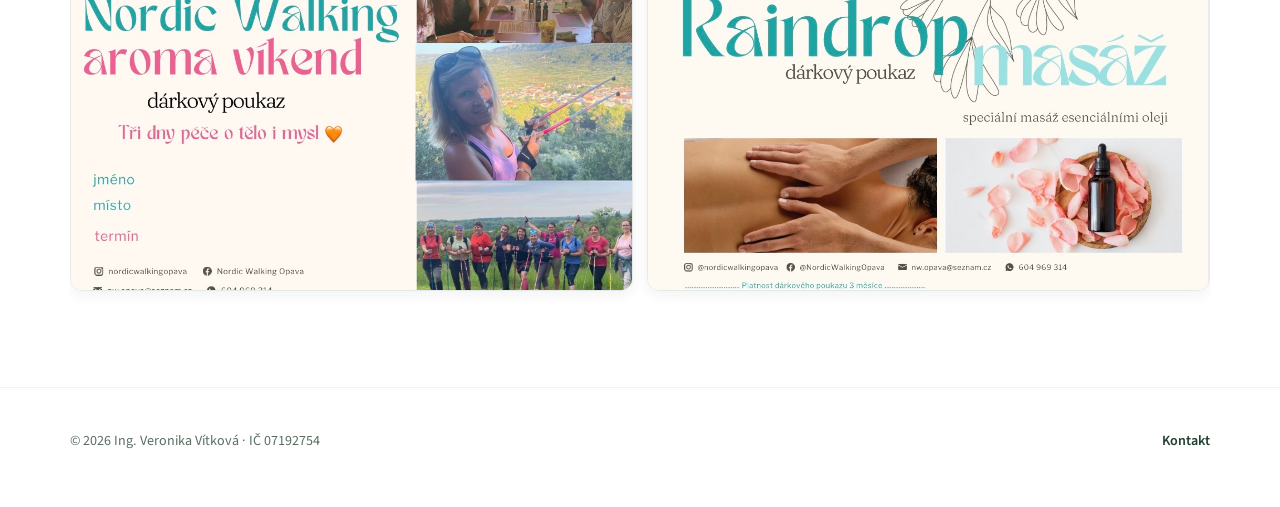
<file: darkove-poukazy.html>
<!DOCTYPE html>
<html lang="cs">
<head>
  <meta charset="UTF-8" />
  <meta name="viewport" content="width=device-width, initial-scale=1.0" />
  <title>Dárkové poukazy | Veronika Vítková</title>
  <link rel="stylesheet" href="styles.css" />
</head>
<body>
  <header class="site-header">
    <div class="header-inner">
      <div class="header-top">
        <a class="brand" href="index.html">
          <div class="brand-mark">VV</div>
          <div>
            <p class="eyebrow">Pohyb, vůně, regenerace</p>
            <span class="brand-name">Veronika Vítková</span>
          </div>
        </a>
        <button class="menu-toggle" aria-expanded="false" aria-controls="nav-menu">Menu</button>
      </div>
      <nav class="site-nav" id="nav-menu">
        <a href="index.html">Domů</a>
        <a href="nordic-walking.html">Nordic Walking</a>
        <a href="raindrop.html">Raindrop</a>
        <a href="aromaterapie.html">Aromaterapie</a>
        <a href="nw-aromaterapie.html">Nordic Walking a Aromaterapie</a>
        <a href="plavani.html">Plavání</a>
        <a href="doplnkove-sluzby.html">Doplňkové služby</a>
        <a href="spoluprace.html">Spolupráce</a>
        <a href="darkove-poukazy.html">Dárkové poukazy</a>
        <a href="skoleni.html">Školení</a>
        <a href="zazili-jsme.html">Zažili jsme</a>
        <a href="o-mne.html">O mně</a>
      </nav>
    </div>
  </header>

  <main class="container">
    <section class="subpage-hero">
      <p class="eyebrow">Dárkové poukazy</p>
      <h2>Daruj zážitek</h2>
      <p>
        Dárkový poukaz je ideální volbou pro každého, kdo ocení zdravý pohyb, relaxaci i vědomou péči o tělo a mysl.
        Poukazy lze využít na širokou škálu aktivit, kurzů, workshopů i všech mých individuálních služeb.
      </p>
    </section>

    <section class="content-stack">
      <article class="content-card">
        <h3>Jak dárkové poukazy fungují</h3>
        <p>
          Dárkové poukazy jsou vhodné jako originální dárek k narozeninám, Vánocům, výročí nebo jen tak - pro radost.
          Lze je vystavit na míru dle konkrétního požadavku.
        </p>
        <p><strong>Dárek, který má smysl, přináší radost a skutečný prožitek.</strong></p>
      </article>

      <article class="content-card">
        <h3>Typy poukazů</h3>
        <ul class="content-list">
          <li>poukazy na zážitkové programy a aktivity Nordic Walking všeho druhu</li>
          <li>poukazy na nákup Nordic Walkingových holí a příslušenství</li>
          <li>poukazy na zážitkové aromaterapeutické workshopy a kurzy všeho druhu</li>
          <li>poukazy na zážitkové programy s propojením Nordic Walking a aromaterapie</li>
          <li>poukazy na Raindrop masáže</li>
          <li>poukazy na jednodenní školení / kurz masážní techniky Raindrop</li>
          <li>poukazy na aromaterapeutické dárky na míru</li>
          <li>poukazy na lekce plavání dospělých</li>
        </ul>
      </article>

      <article class="content-card">
        <h3>Originál na míru</h3>
        <p>
          Vybírat můžete z uvedených typů dárkových poukazů, nebo vytvoříme přímo originální poukaz na míru podle osobní domluvy.
        </p>
      </article>
    </section>

    <section class="mini-gallery large-gallery">
      <img src="img/dpoukaz1.jpeg" alt="Dárkový poukaz 1" />
      <img src="img/dpoukaz2.jpeg" alt="Dárkový poukaz 2" />
    </section>
  </main>

  <footer class="site-footer">
    <div class="footer-inner">
      <p>© 2026 Ing. Veronika Vítková · IČ 07192754</p>
      <p><a href="index.html#kontakt">Kontakt</a></p>
    </div>
  </footer>

  <script src="script.js"></script>
</body>
</html>
</file>
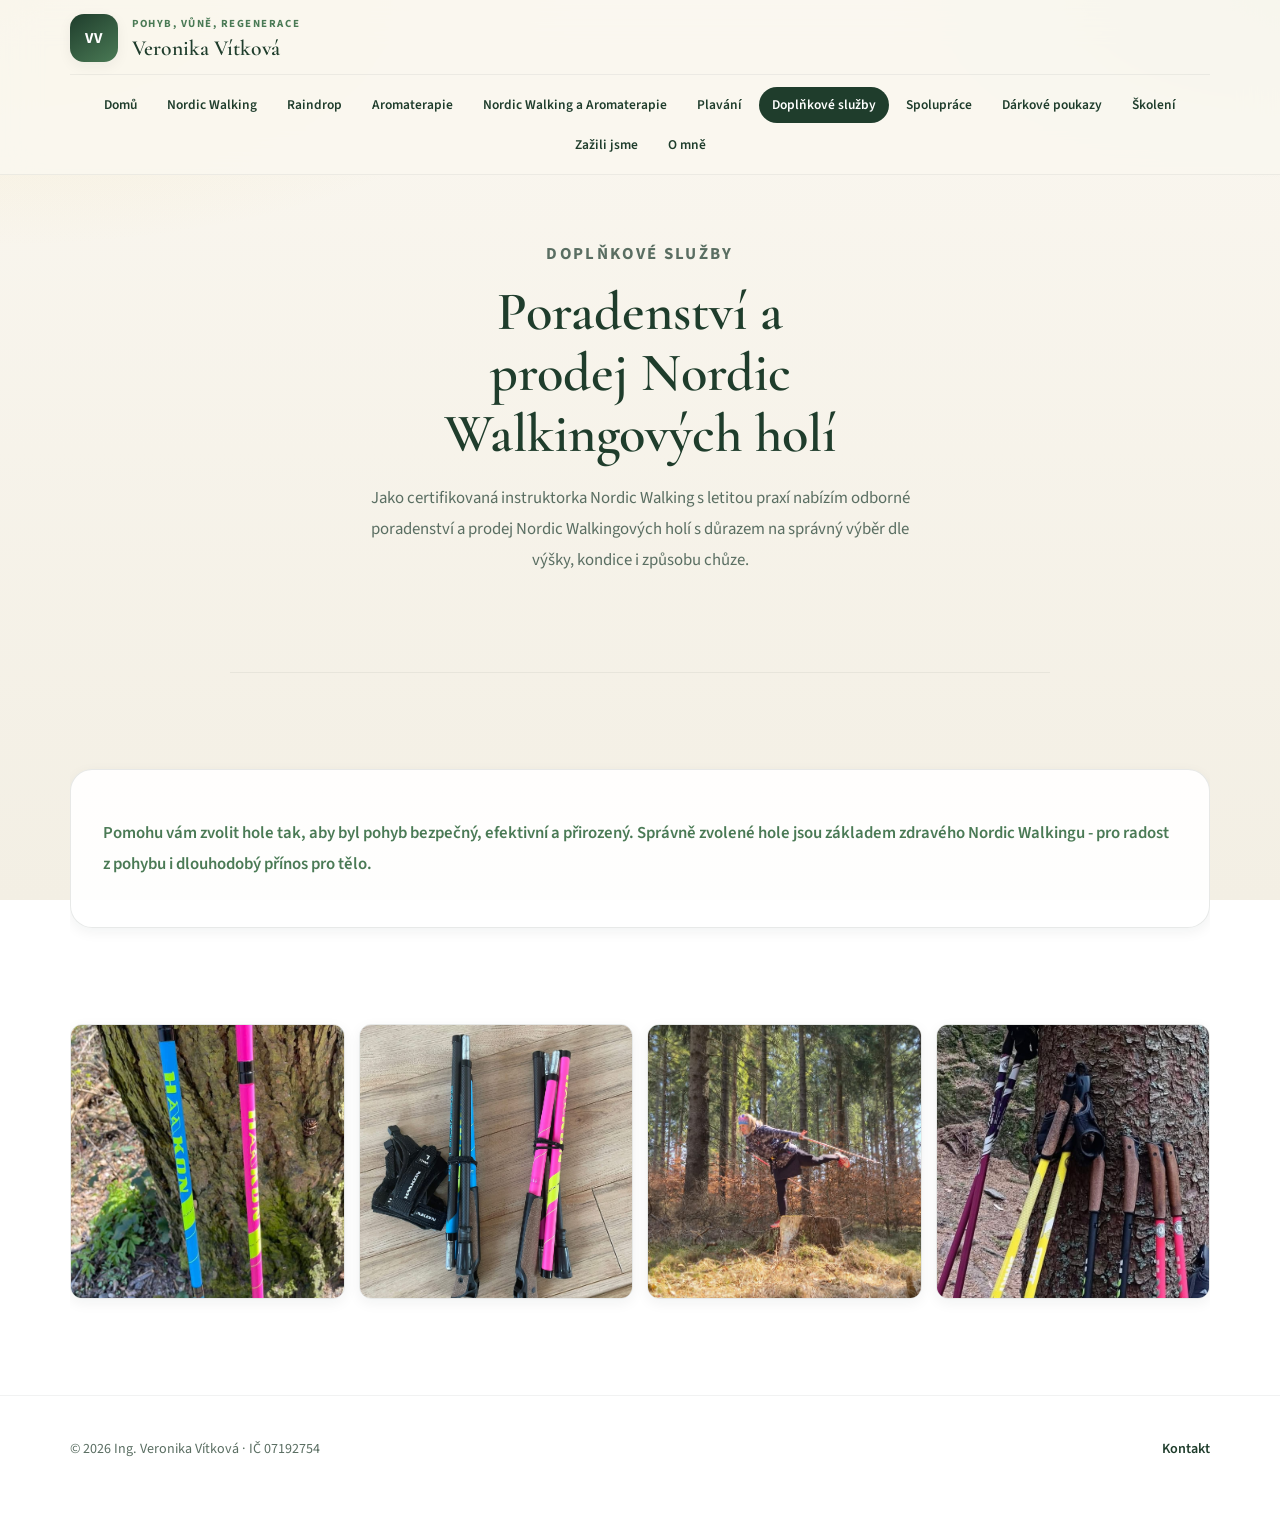
<file: doplnkove-sluzby.html>
<!DOCTYPE html>
<html lang="cs">
<head>
  <meta charset="UTF-8" />
  <meta name="viewport" content="width=device-width, initial-scale=1.0" />
  <title>Doplňkové služby | Veronika Vítková</title>
  <link rel="stylesheet" href="styles.css" />
</head>
<body>
  <header class="site-header">
    <div class="header-inner">
      <div class="header-top">
        <a class="brand" href="index.html">
          <div class="brand-mark">VV</div>
          <div>
            <p class="eyebrow">Pohyb, vůně, regenerace</p>
            <span class="brand-name">Veronika Vítková</span>
          </div>
        </a>
        <button class="menu-toggle" aria-expanded="false" aria-controls="nav-menu">Menu</button>
      </div>
      <nav class="site-nav" id="nav-menu">
        <a href="index.html">Domů</a>
        <a href="nordic-walking.html">Nordic Walking</a>
        <a href="raindrop.html">Raindrop</a>
        <a href="aromaterapie.html">Aromaterapie</a>
        <a href="nw-aromaterapie.html">Nordic Walking a Aromaterapie</a>
        <a href="plavani.html">Plavání</a>
        <a href="doplnkove-sluzby.html">Doplňkové služby</a>
        <a href="spoluprace.html">Spolupráce</a>
        <a href="darkove-poukazy.html">Dárkové poukazy</a>
        <a href="skoleni.html">Školení</a>
        <a href="zazili-jsme.html">Zažili jsme</a>
        <a href="o-mne.html">O mně</a>
      </nav>
    </div>
  </header>

  <main class="container">
    <section class="subpage-hero">
      <p class="eyebrow">Doplňkové služby</p>
      <h2>Poradenství a prodej Nordic Walkingových holí</h2>
      <p>
        Jako certifikovaná instruktorka Nordic Walking s letitou praxí nabízím odborné poradenství a prodej Nordic Walkingových holí
        s důrazem na správný výběr dle výšky, kondice i způsobu chůze.
      </p>
    </section>

    <section class="content-stack">
      <article class="content-card">
        <p>
          <span class="highlight-text">Pomohu vám zvolit hole tak, aby byl pohyb bezpečný, efektivní a přirozený. Správně zvolené hole jsou základem
          zdravého Nordic Walkingu - pro radost z pohybu i dlouhodobý přínos pro tělo.</span>
        </p>
      </article>
    </section>

    <section class="mini-gallery">
      <img src="img/hole1.jpeg" alt="Nordic Walking hole a popruhy" />
      <img src="img/hole2.jpeg" alt="Skupina s Nordic Walking holemi v Krnově" />
      <img src="img/hole3.jpeg" alt="Skupinová lekce s Nordic Walking holemi" />
      <img src="img/hole4.jpeg" alt="Nordic Walking s holemi v přírodě" />
    </section>
  </main>

  <footer class="site-footer">
    <div class="footer-inner">
      <p>© 2026 Ing. Veronika Vítková · IČ 07192754</p>
      <p><a href="index.html#kontakt">Kontakt</a></p>
    </div>
  </footer>

  <script src="script.js"></script>
</body>
</html>
</file>
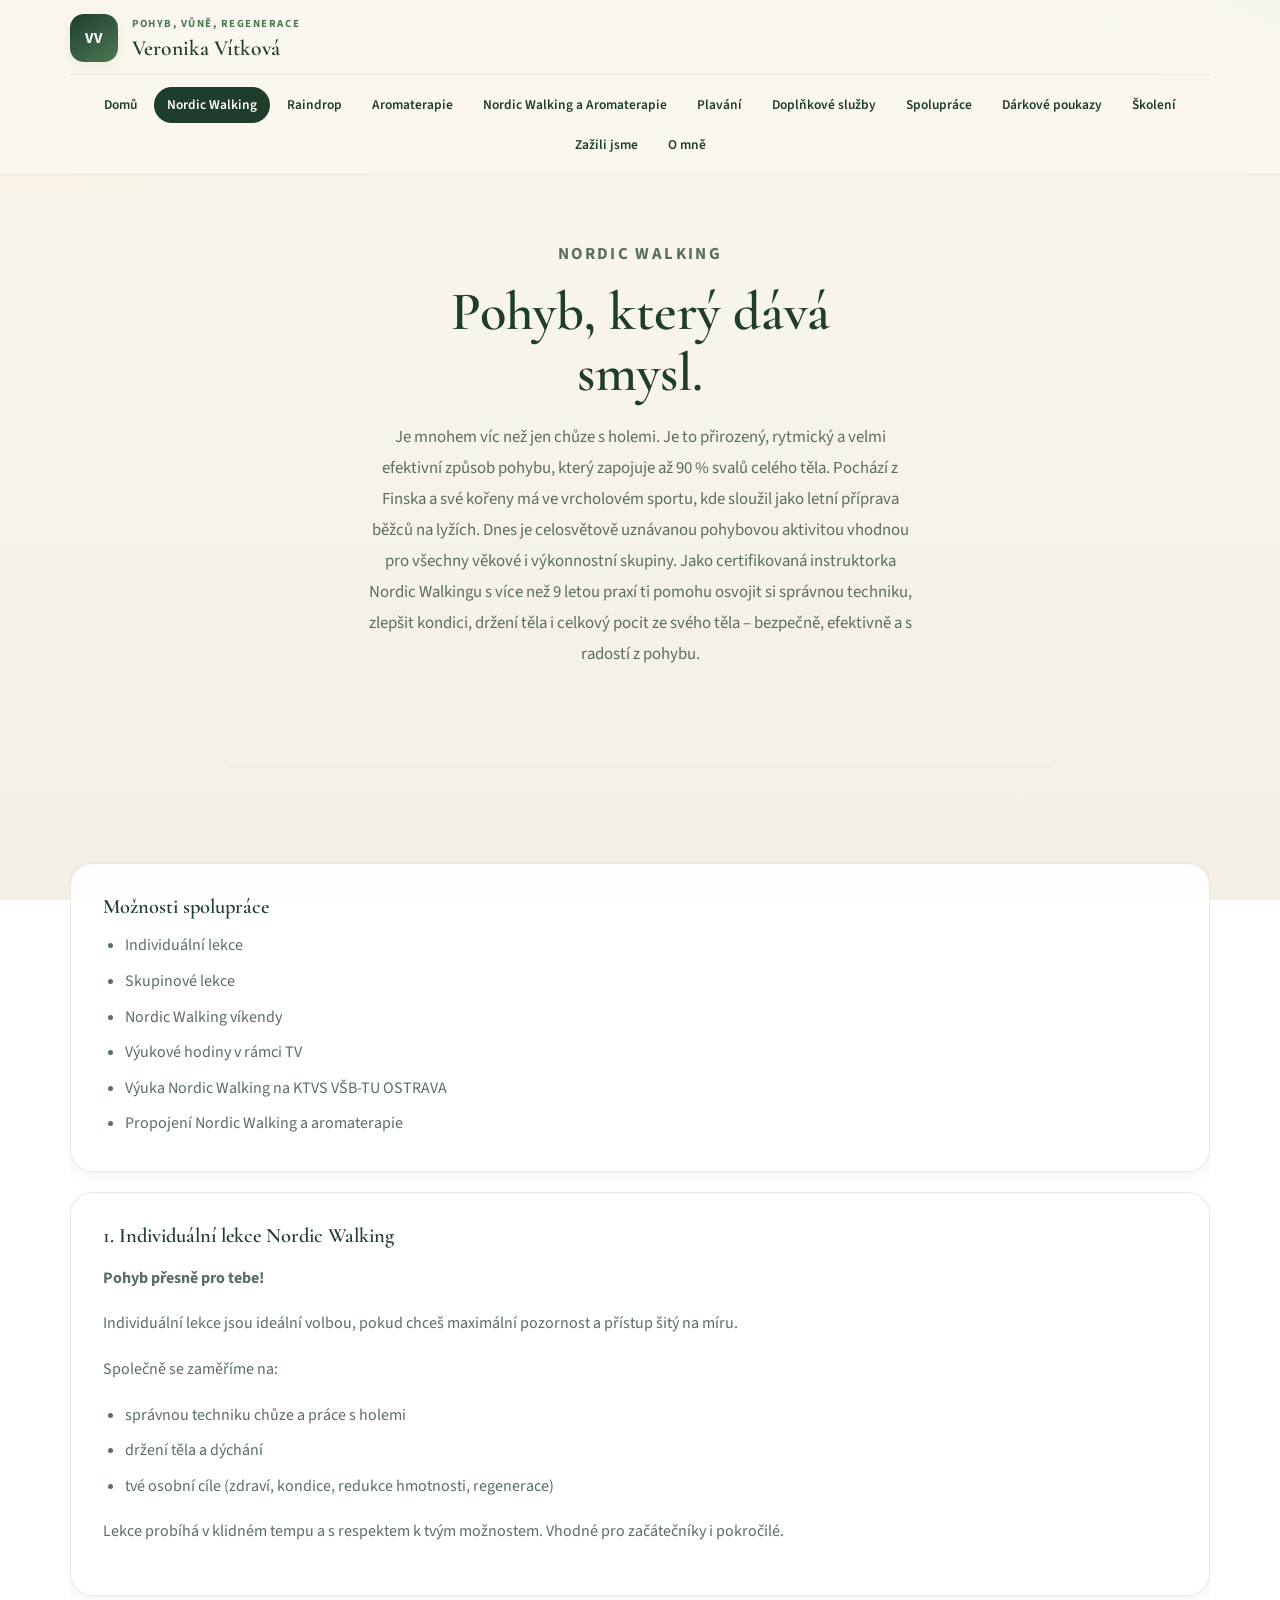
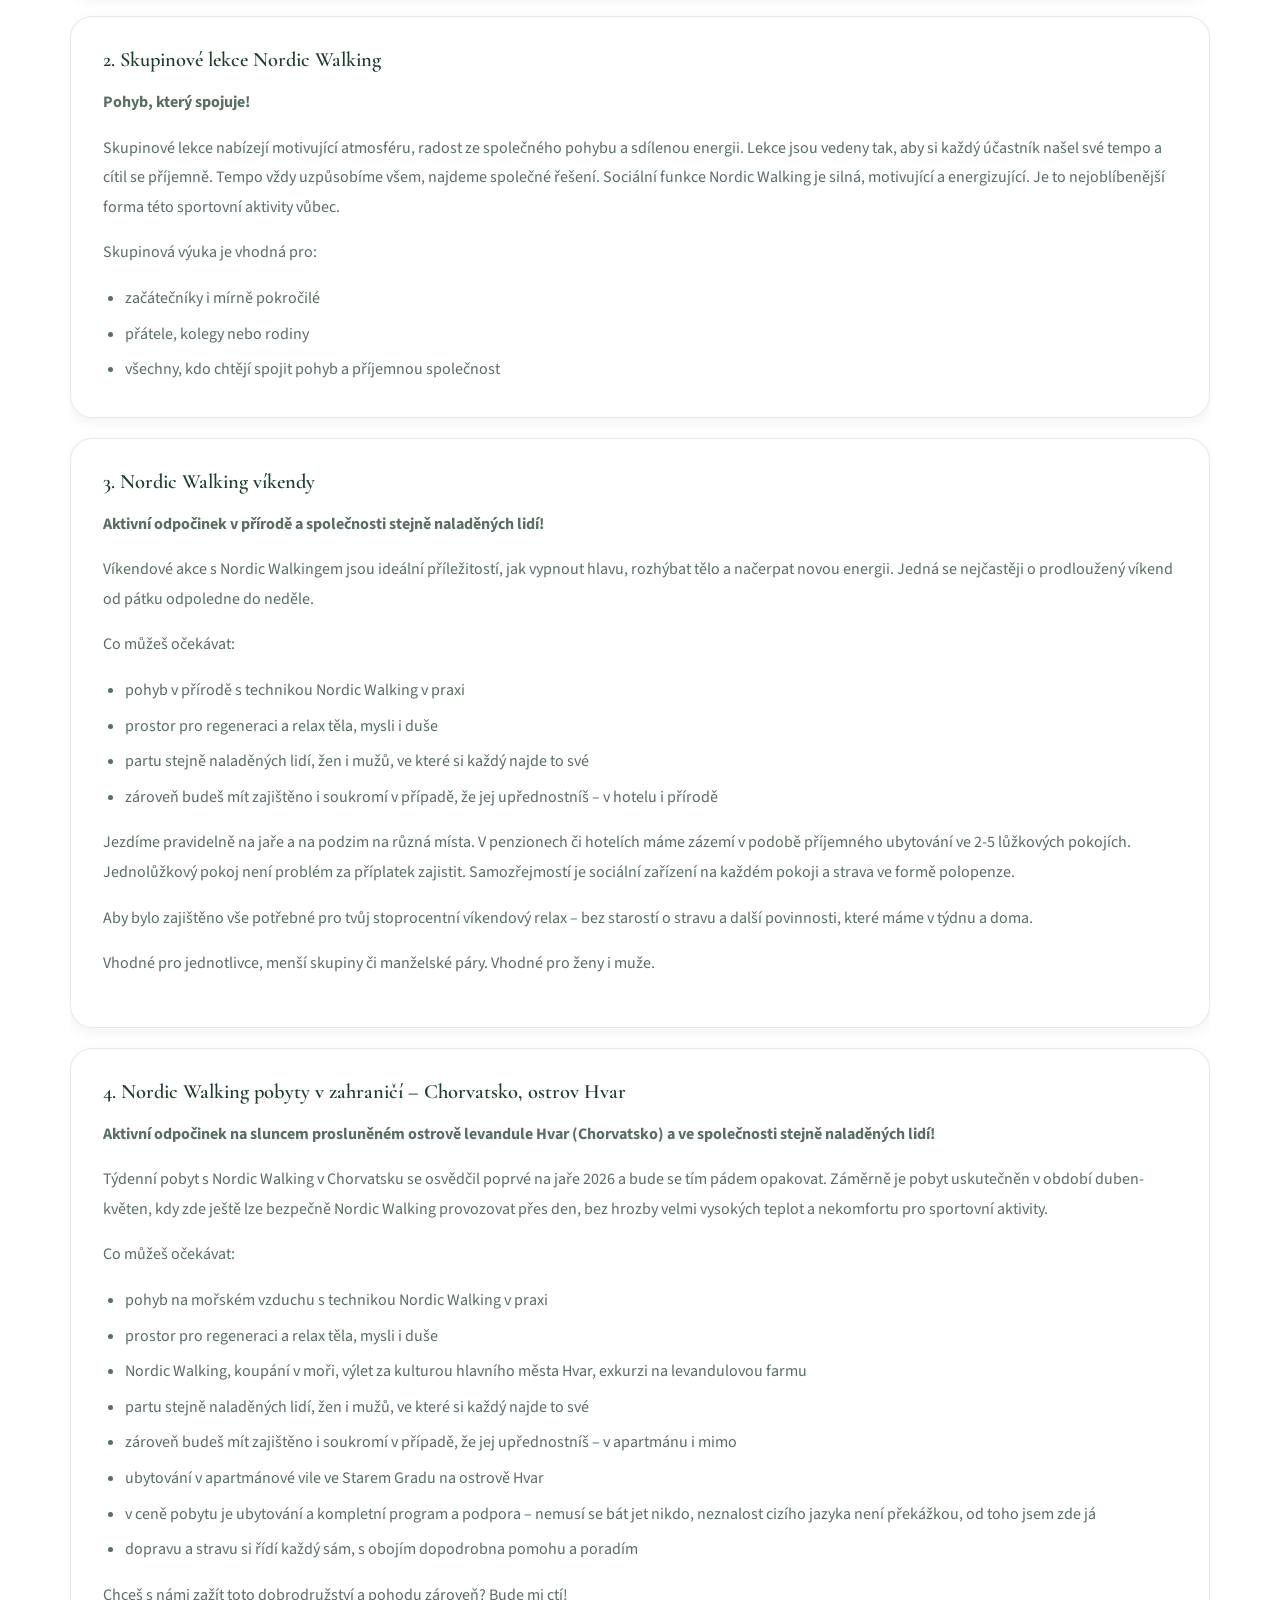
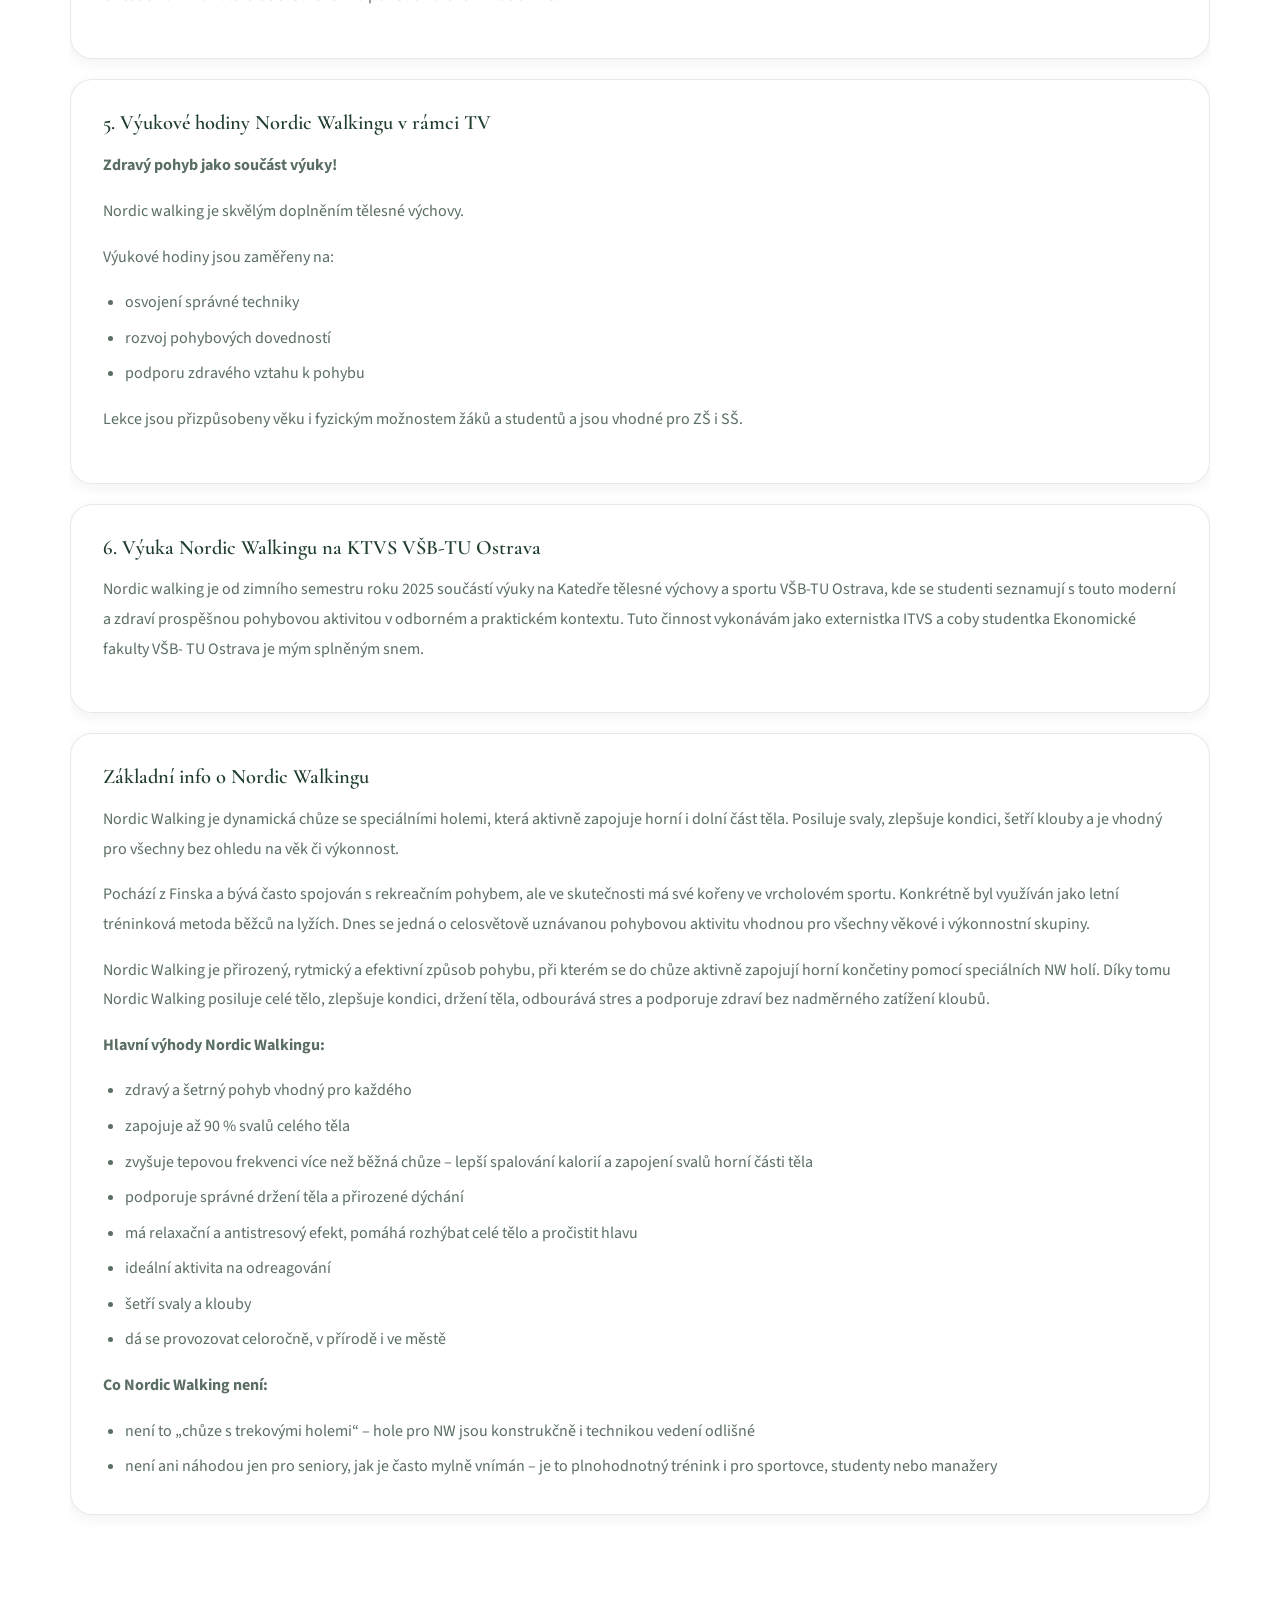
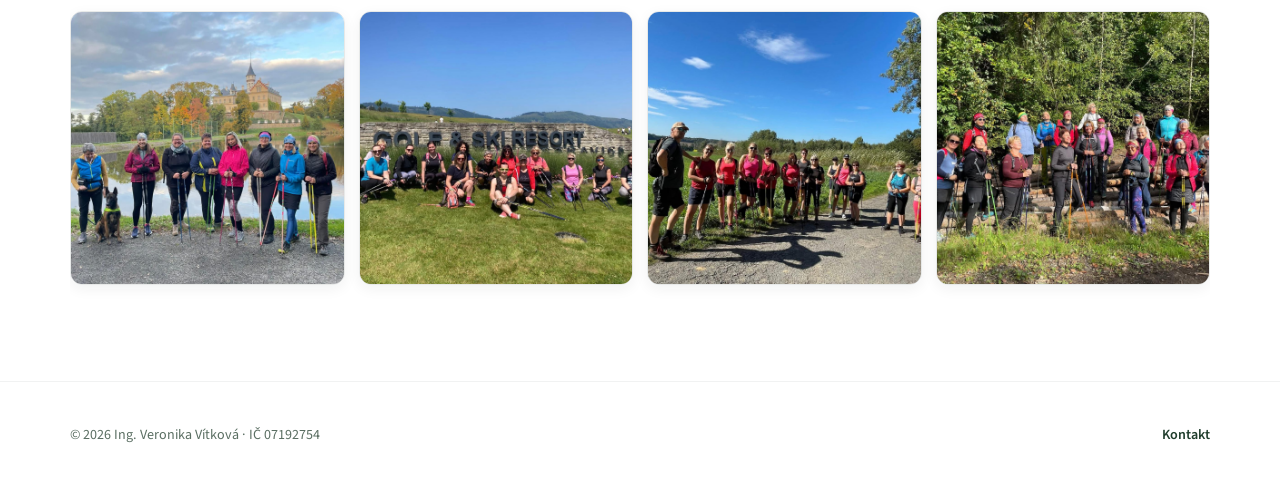
<file: nordic-walking.html>
<!DOCTYPE html>
<html lang="cs">
<head>
  <meta charset="UTF-8" />
  <meta name="viewport" content="width=device-width, initial-scale=1.0" />
  <title>Nordic Walking | Veronika Vítková</title>
  <link rel="stylesheet" href="styles.css" />
</head>
<body>
  <header class="site-header">
    <div class="header-inner">
      <div class="header-top">
        <a class="brand" href="index.html">
          <div class="brand-mark">VV</div>
          <div>
            <p class="eyebrow">Pohyb, vůně, regenerace</p>
            <span class="brand-name">Veronika Vítková</span>
          </div>
        </a>
        <button class="menu-toggle" aria-expanded="false" aria-controls="nav-menu">Menu</button>
      </div>
      <nav class="site-nav" id="nav-menu">
        <a href="index.html">Domů</a>
        <a href="nordic-walking.html">Nordic Walking</a>
        <a href="raindrop.html">Raindrop</a>
        <a href="aromaterapie.html">Aromaterapie</a>
        <a href="nw-aromaterapie.html">Nordic Walking a Aromaterapie</a>
        <a href="plavani.html">Plavání</a>
        <a href="doplnkove-sluzby.html">Doplňkové služby</a>
        <a href="spoluprace.html">Spolupráce</a>
        <a href="darkove-poukazy.html">Dárkové poukazy</a>
        <a href="skoleni.html">Školení</a>
        <a href="zazili-jsme.html">Zažili jsme</a>
        <a href="o-mne.html">O mně</a>
      </nav>
    </div>
  </header>

  <main class="container">
    <section class="subpage-hero">
      <p class="eyebrow">Nordic Walking</p>
      <h2>Pohyb, který dává smysl.</h2>
      <p>
        Je mnohem víc než jen chůze s holemi. Je to přirozený, rytmický a velmi efektivní způsob pohybu, který
        zapojuje až 90 % svalů celého těla. Pochází z Finska a své kořeny má ve vrcholovém sportu, kde sloužil jako
        letní příprava běžců na lyžích. Dnes je celosvětově uznávanou pohybovou aktivitou vhodnou pro všechny věkové
        i výkonnostní skupiny. Jako certifikovaná instruktorka Nordic Walkingu s více než 9 letou praxí ti pomohu
        osvojit si správnou techniku, zlepšit kondici, držení těla i celkový pocit ze svého těla – bezpečně,
        efektivně a s radostí z pohybu.
      </p>
    </section>

    <section class="content-stack">
      <article class="content-card">
        <h3>Možnosti spolupráce</h3>
        <ul class="content-list">
          <li>Individuální lekce</li>
          <li>Skupinové lekce</li>
          <li>Nordic Walking víkendy</li>
          <li>Výukové hodiny v rámci TV</li>
          <li>Výuka Nordic Walking na KTVS VŠB-TU OSTRAVA</li>
          <li>Propojení Nordic Walking a aromaterapie</li>
        </ul>
      </article>

      <article class="content-card">
        <h3>1. Individuální lekce Nordic Walking</h3>
        <p><strong>Pohyb přesně pro tebe!</strong></p>
        <p>Individuální lekce jsou ideální volbou, pokud chceš maximální pozornost a přístup šitý na míru.</p>
        <p>Společně se zaměříme na:</p>
        <ul class="content-list">
          <li>správnou techniku chůze a práce s holemi</li>
          <li>držení těla a dýchání</li>
          <li>tvé osobní cíle (zdraví, kondice, redukce hmotnosti, regenerace)</li>
        </ul>
        <p>Lekce probíhá v klidném tempu a s respektem k tvým možnostem. Vhodné pro začátečníky i pokročilé.</p>
      </article>

      <article class="content-card">
        <h3>2. Skupinové lekce Nordic Walking</h3>
        <p><strong>Pohyb, který spojuje!</strong></p>
        <p>
          Skupinové lekce nabízejí motivující atmosféru, radost ze společného pohybu a sdílenou energii. Lekce jsou
          vedeny tak, aby si každý účastník našel své tempo a cítil se příjemně. Tempo vždy uzpůsobíme všem, najdeme
          společné řešení. Sociální funkce Nordic Walking je silná, motivující a energizující. Je to nejoblíbenější
          forma této sportovní aktivity vůbec.
        </p>
        <p>Skupinová výuka je vhodná pro:</p>
        <ul class="content-list">
          <li>začátečníky i mírně pokročilé</li>
          <li>přátele, kolegy nebo rodiny</li>
          <li>všechny, kdo chtějí spojit pohyb a příjemnou společnost</li>
        </ul>
      </article>

      <article class="content-card">
        <h3>3. Nordic Walking víkendy</h3>
        <p><strong>Aktivní odpočinek v přírodě a společnosti stejně naladěných lidí!</strong></p>
        <p>
          Víkendové akce s Nordic Walkingem jsou ideální příležitostí, jak vypnout hlavu, rozhýbat tělo a načerpat
          novou energii. Jedná se nejčastěji o prodloužený víkend od pátku odpoledne do neděle.
        </p>
        <p>Co můžeš očekávat:</p>
        <ul class="content-list">
          <li>pohyb v přírodě s technikou Nordic Walking v praxi</li>
          <li>prostor pro regeneraci a relax těla, mysli i duše</li>
          <li>partu stejně naladěných lidí, žen i mužů, ve které si každý najde to své</li>
          <li>zároveň budeš mít zajištěno i soukromí v případě, že jej upřednostníš – v hotelu i přírodě</li>
        </ul>
        <p>
          Jezdíme pravidelně na jaře a na podzim na různá místa. V penzionech či hotelích máme zázemí v podobě
          příjemného ubytování ve 2-5 lůžkových pokojích. Jednolůžkový pokoj není problém za příplatek zajistit.
          Samozřejmostí je sociální zařízení na každém pokoji a strava ve formě polopenze.
        </p>
        <p>Aby bylo zajištěno vše potřebné pro tvůj stoprocentní víkendový relax – bez starostí o stravu a další povinnosti, které máme v týdnu a doma.</p>
        <p>Vhodné pro jednotlivce, menší skupiny či manželské páry. Vhodné pro ženy i muže.</p>
      </article>

      <article class="content-card">
        <h3>4. Nordic Walking pobyty v zahraničí – Chorvatsko, ostrov Hvar</h3>
        <p><strong>Aktivní odpočinek na sluncem prosluněném ostrově levandule Hvar (Chorvatsko) a ve společnosti stejně naladěných lidí!</strong></p>
        <p>
          Týdenní pobyt s Nordic Walking v Chorvatsku se osvědčil poprvé na jaře 2026 a bude se tím pádem opakovat.
          Záměrně je pobyt uskutečněn v období duben-květen, kdy zde ještě lze bezpečně Nordic Walking provozovat
          přes den, bez hrozby velmi vysokých teplot a nekomfortu pro sportovní aktivity.
        </p>
        <p>Co můžeš očekávat:</p>
        <ul class="content-list">
          <li>pohyb na mořském vzduchu s technikou Nordic Walking v praxi</li>
          <li>prostor pro regeneraci a relax těla, mysli i duše</li>
          <li>Nordic Walking, koupání v moři, výlet za kulturou hlavního města Hvar, exkurzi na levandulovou farmu</li>
          <li>partu stejně naladěných lidí, žen i mužů, ve které si každý najde to své</li>
          <li>zároveň budeš mít zajištěno i soukromí v případě, že jej upřednostníš – v apartmánu i mimo</li>
          <li>ubytování v apartmánové vile ve Starem Gradu na ostrově Hvar</li>
          <li>v ceně pobytu je ubytování a kompletní program a podpora – nemusí se bát jet nikdo, neznalost cizího jazyka není překážkou, od toho jsem zde já</li>
          <li>dopravu a stravu si řídí každý sám, s obojím dopodrobna pomohu a poradím</li>
        </ul>
        <p>Chceš s námi zažít toto dobrodružství a pohodu zároveň? Bude mi ctí!</p>
      </article>

      <article class="content-card">
        <h3>5. Výukové hodiny Nordic Walkingu v rámci TV</h3>
        <p><strong>Zdravý pohyb jako součást výuky!</strong></p>
        <p>Nordic walking je skvělým doplněním tělesné výchovy.</p>
        <p>Výukové hodiny jsou zaměřeny na:</p>
        <ul class="content-list">
          <li>osvojení správné techniky</li>
          <li>rozvoj pohybových dovedností</li>
          <li>podporu zdravého vztahu k pohybu</li>
        </ul>
        <p>Lekce jsou přizpůsobeny věku i fyzickým možnostem žáků a studentů a jsou vhodné pro ZŠ i SŠ.</p>
      </article>

      <article class="content-card">
        <h3>6. Výuka Nordic Walkingu na KTVS VŠB-TU Ostrava</h3>
        <p>
          Nordic walking je od zimního semestru roku 2025 součástí výuky na Katedře tělesné výchovy a sportu VŠB-TU
          Ostrava, kde se studenti seznamují s touto moderní a zdraví prospěšnou pohybovou aktivitou v odborném a
          praktickém kontextu. Tuto činnost vykonávám jako externistka ITVS a coby studentka Ekonomické fakulty VŠB-
          TU Ostrava je mým splněným snem.
        </p>
      </article>

      <article class="content-card">
        <h3>Základní info o Nordic Walkingu</h3>
        <p>
          Nordic Walking je dynamická chůze se speciálními holemi, která aktivně zapojuje horní i dolní část těla.
          Posiluje svaly, zlepšuje kondici, šetří klouby a je vhodný pro všechny bez ohledu na věk či výkonnost.
        </p>
        <p>
          Pochází z Finska a bývá často spojován s
          rekreačním pohybem, ale ve skutečnosti má své kořeny ve vrcholovém sportu. Konkrétně byl využíván jako
          letní tréninková metoda běžců na lyžích. Dnes se jedná o celosvětově uznávanou pohybovou aktivitu vhodnou
          pro všechny věkové i výkonnostní skupiny.
        </p>
        <p>
          Nordic Walking je přirozený, rytmický a efektivní způsob pohybu, při kterém se do chůze aktivně zapojují
          horní končetiny pomocí speciálních NW holí. Díky tomu Nordic Walking posiluje celé tělo, zlepšuje kondici,
          držení těla, odbourává stres a podporuje zdraví bez nadměrného zatížení kloubů.
        </p>
        <p><strong>Hlavní výhody Nordic Walkingu:</strong></p>
        <ul class="content-list">
          <li>zdravý a šetrný pohyb vhodný pro každého</li>
          <li>zapojuje až 90 % svalů celého těla</li>
          <li>zvyšuje tepovou frekvenci více než běžná chůze – lepší spalování kalorií a zapojení svalů horní části těla</li>
          <li>podporuje správné držení těla a přirozené dýchání</li>
          <li>má relaxační a antistresový efekt, pomáhá rozhýbat celé tělo a pročistit hlavu</li>
          <li>ideální aktivita na odreagování</li>
          <li>šetří svaly a klouby</li>
          <li>dá se provozovat celoročně, v přírodě i ve městě</li>
        </ul>
        <p><strong>Co Nordic Walking není:</strong></p>
        <ul class="content-list">
          <li>není to „chůze s trekovými holemi“ – hole pro NW jsou konstrukčně i technikou vedení odlišné</li>
          <li>není ani náhodou jen pro seniory, jak je často mylně vnímán – je to plnohodnotný trénink i pro sportovce, studenty nebo manažery</li>
        </ul>
      </article>
    </section>

    <section class="mini-gallery">
      <img src="img/NWLEKCE90MIN.jpeg" alt="Lekce Nordic Walking" />
      <img src="img/NWTEAMBUILDING.jpeg" alt="Skupinová akce Nordic Walking" />
      <img src="img/NWVYSLAPY.jpeg" alt="Výšlap s Nordic Walking" />
      <img src="img/NWVIKENDY.jpeg" alt="Nordic Walking víkend" />
    </section>
  </main>

  <footer class="site-footer">
    <div class="footer-inner">
      <p>© 2026 Ing. Veronika Vítková · IČ 07192754</p>
      <p><a href="index.html#kontakt">Kontakt</a></p>
    </div>
  </footer>

  <script src="script.js"></script>
</body>
</html>
</file>
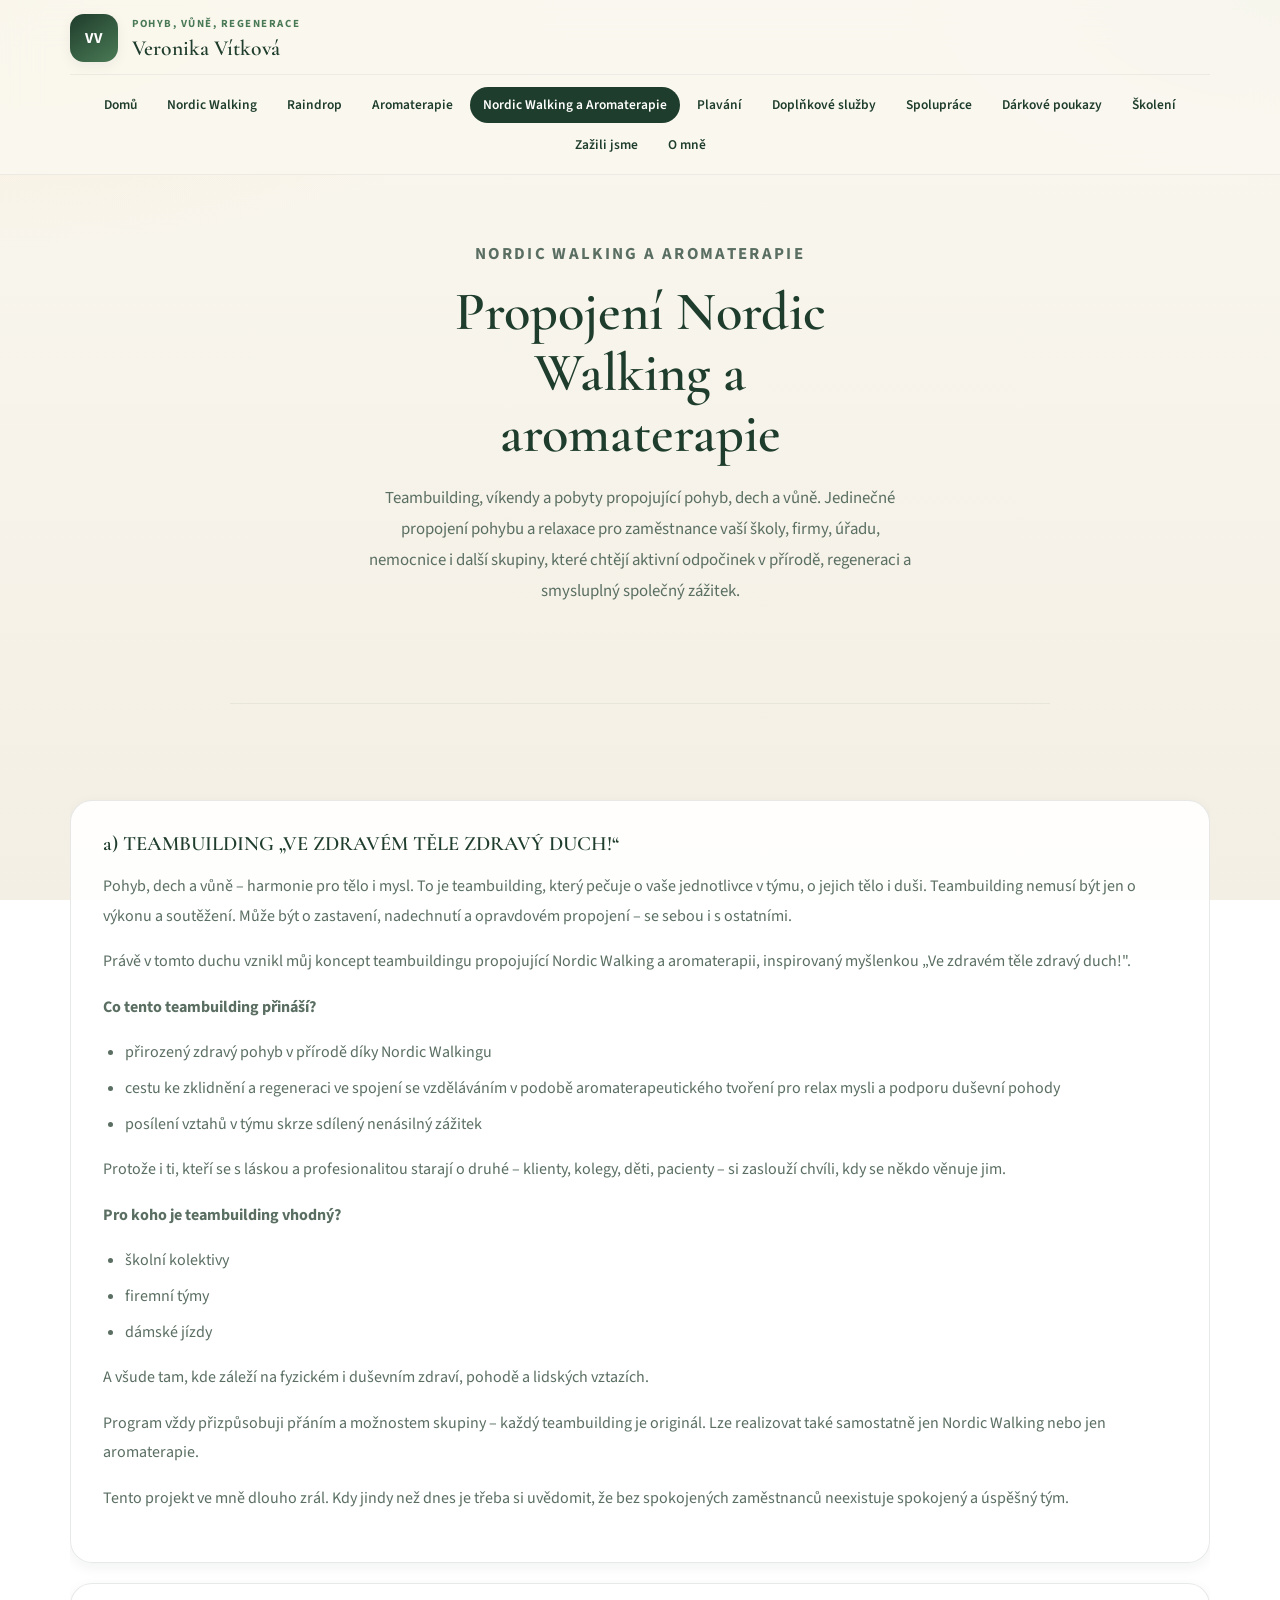
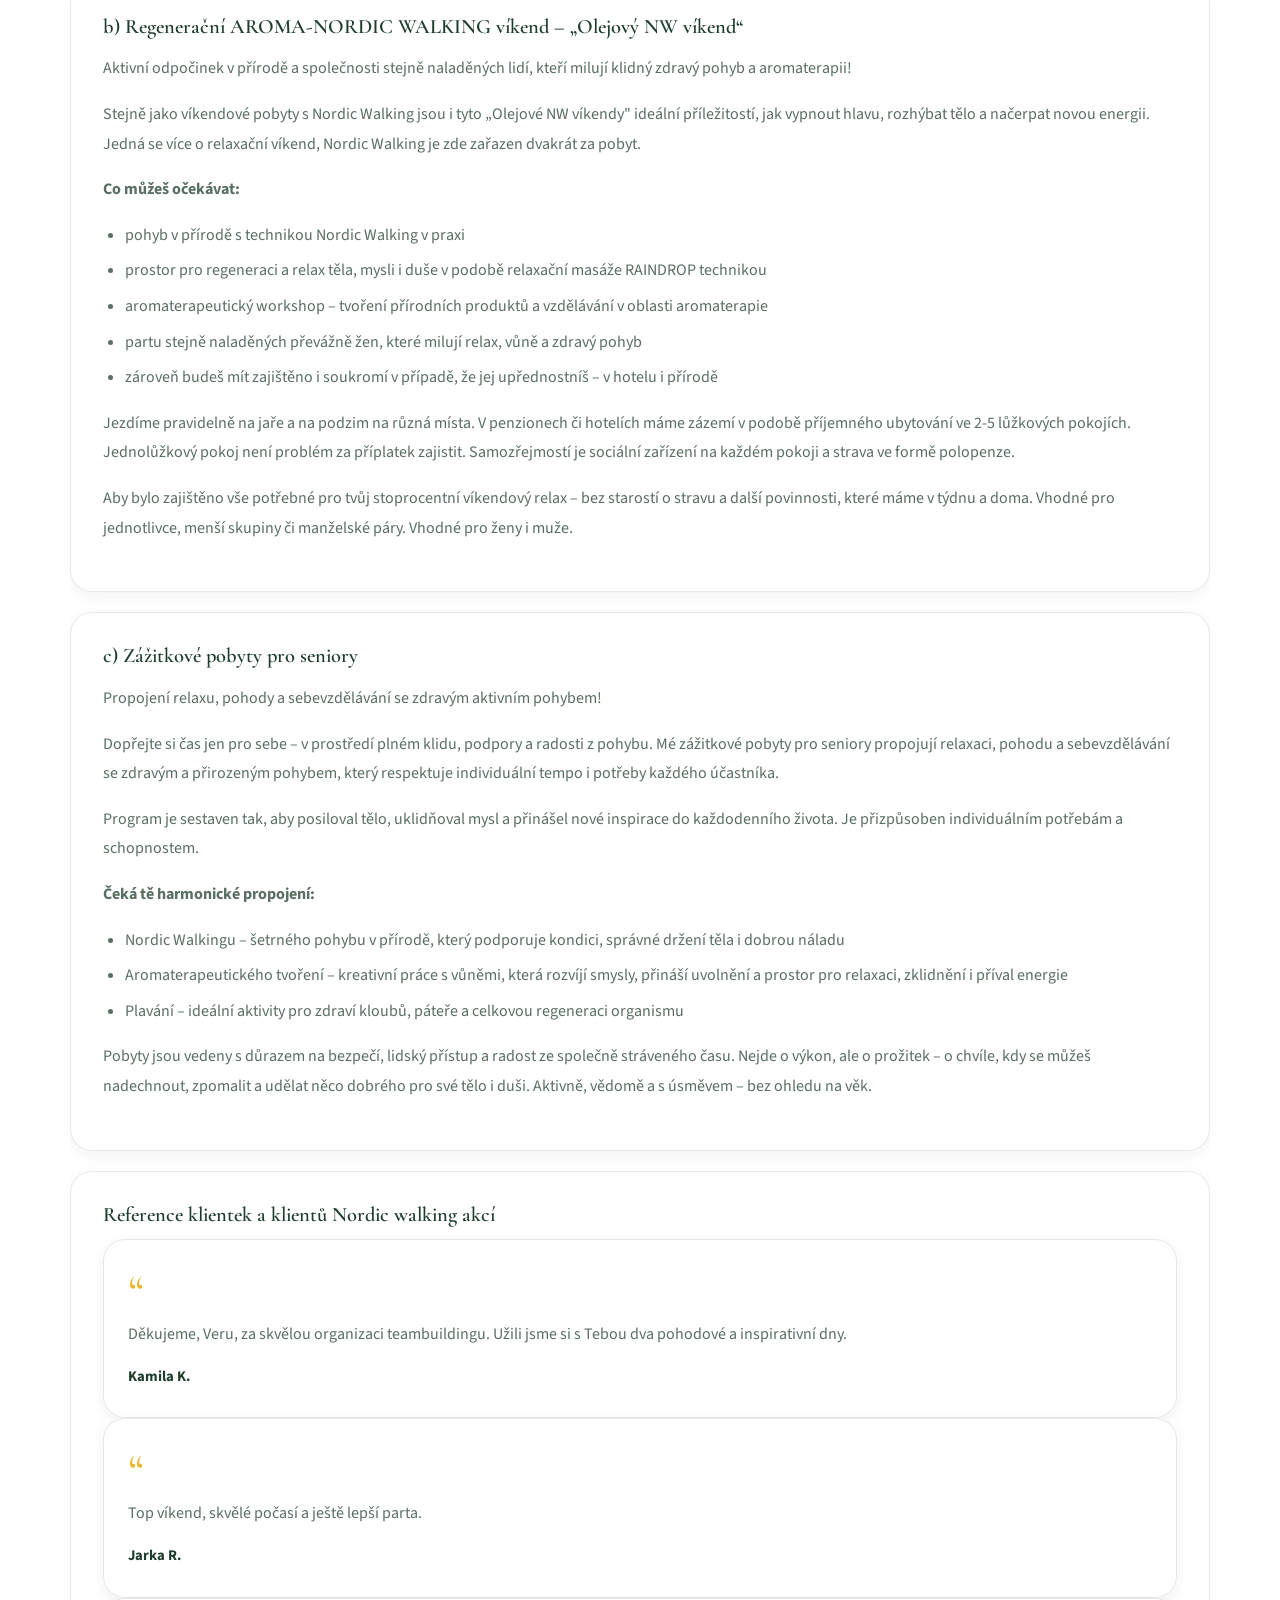
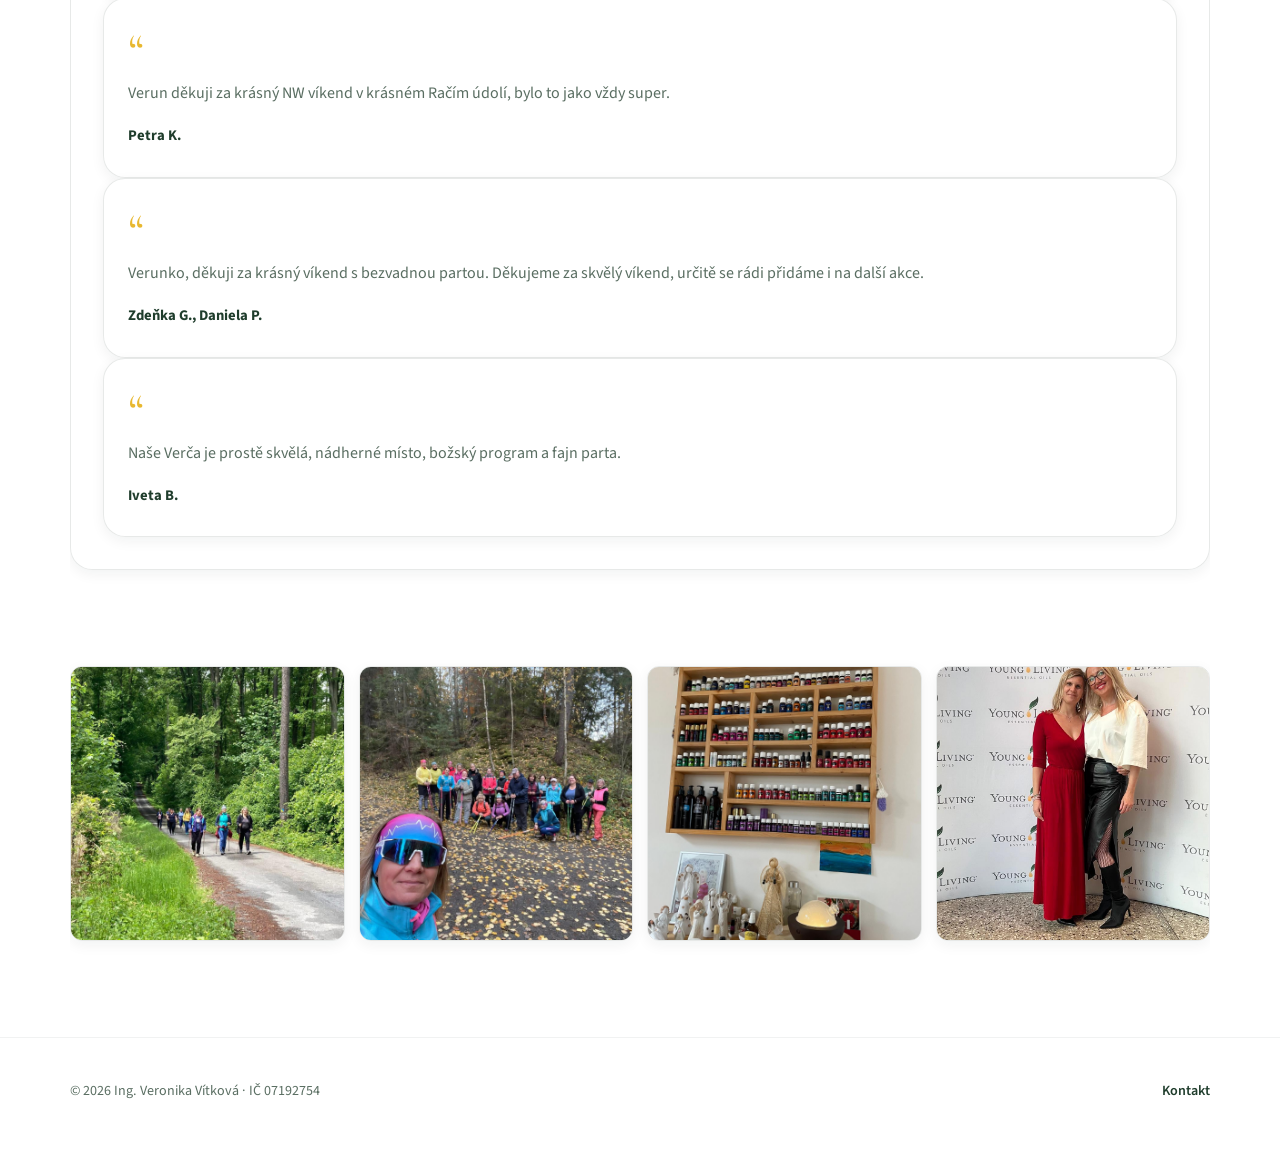
<file: nw-aromaterapie.html>
<!DOCTYPE html>
<html lang="cs">
<head>
  <meta charset="UTF-8" />
  <meta name="viewport" content="width=device-width, initial-scale=1.0" />
  <title>Propojení Nordic Walking a aromaterapie | Veronika Vítková</title>
  <link rel="stylesheet" href="styles.css" />
</head>
<body>
  <header class="site-header">
    <div class="header-inner">
      <div class="header-top">
        <a class="brand" href="index.html">
          <div class="brand-mark">VV</div>
          <div>
            <p class="eyebrow">Pohyb, vůně, regenerace</p>
            <span class="brand-name">Veronika Vítková</span>
          </div>
        </a>
        <button class="menu-toggle" aria-expanded="false" aria-controls="nav-menu">Menu</button>
      </div>
      <nav class="site-nav" id="nav-menu">
        <a href="index.html">Domů</a>
        <a href="nordic-walking.html">Nordic Walking</a>
        <a href="raindrop.html">Raindrop</a>
        <a href="aromaterapie.html">Aromaterapie</a>
        <a href="nw-aromaterapie.html">Nordic Walking a Aromaterapie</a>
        <a href="plavani.html">Plavání</a>
        <a href="doplnkove-sluzby.html">Doplňkové služby</a>
        <a href="spoluprace.html">Spolupráce</a>
        <a href="darkove-poukazy.html">Dárkové poukazy</a>
        <a href="skoleni.html">Školení</a>
        <a href="zazili-jsme.html">Zažili jsme</a>
        <a href="o-mne.html">O mně</a>
      </nav>
    </div>
  </header>

  <main class="container">
    <section class="subpage-hero">
      <p class="eyebrow">Nordic Walking a Aromaterapie</p>
      <h2>Propojení Nordic Walking a aromaterapie</h2>
      <p>
        Teambuilding, víkendy a pobyty propojující pohyb, dech a vůně.
        Jedinečné propojení pohybu a relaxace pro zaměstnance vaší školy, firmy, úřadu, nemocnice i další skupiny, které chtějí aktivní odpočinek v přírodě, regeneraci a smysluplný společný zážitek.
      </p>
    </section>

    <section class="content-stack">
      <article class="content-card">
        <h3>a) TEAMBUILDING „VE ZDRAVÉM TĚLE ZDRAVÝ DUCH!“</h3>
        <p>
          Pohyb, dech a vůně – harmonie pro tělo i mysl. To je teambuilding, který pečuje o vaše jednotlivce v týmu, o jejich tělo i duši. Teambuilding nemusí být jen o výkonu a soutěžení. Může být o zastavení, nadechnutí a opravdovém propojení – se sebou i s ostatními.
        </p>
        <p>
          Právě v tomto duchu vznikl můj koncept teambuildingu propojující Nordic Walking a aromaterapii, inspirovaný myšlenkou „Ve zdravém těle zdravý duch!".
        </p>
        <p><strong>Co tento teambuilding přináší?</strong></p>
        <ul class="content-list">
          <li>přirozený zdravý pohyb v přírodě díky Nordic Walkingu</li>
          <li>cestu ke zklidnění a regeneraci ve spojení se vzděláváním v podobě aromaterapeutického tvoření pro relax mysli a podporu duševní pohody</li>
          <li>posílení vztahů v týmu skrze sdílený nenásilný zážitek</li>
        </ul>
        <p>
          Protože i ti, kteří se s láskou a profesionalitou starají o druhé – klienty, kolegy, děti, pacienty – si zaslouží chvíli, kdy se někdo věnuje jim.
        </p>
        <p><strong>Pro koho je teambuilding vhodný?</strong></p>
        <ul class="content-list">
          <li>školní kolektivy</li>
          <li>firemní týmy</li>
          <li>dámské jízdy</li>
        </ul>
        <p>A všude tam, kde záleží na fyzickém i duševním zdraví, pohodě a lidských vztazích.</p>
        <p>
          Program vždy přizpůsobuji přáním a možnostem skupiny – každý teambuilding je originál. Lze realizovat také samostatně jen Nordic Walking nebo jen aromaterapie.
        </p>
        <p>
          Tento projekt ve mně dlouho zrál. Kdy jindy než dnes je třeba si uvědomit, že bez spokojených zaměstnanců neexistuje spokojený a úspěšný tým.
        </p>
      </article>

      <article class="content-card">
        <h3>b) Regenerační AROMA-NORDIC WALKING víkend – „Olejový NW víkend“</h3>
        <p>
          Aktivní odpočinek v přírodě a společnosti stejně naladěných lidí, kteří milují klidný zdravý pohyb a aromaterapii!
        </p>
        <p>
          Stejně jako víkendové pobyty s Nordic Walking jsou i tyto „Olejové NW víkendy" ideální příležitostí, jak vypnout hlavu, rozhýbat tělo a načerpat novou energii. Jedná se více o relaxační víkend, Nordic Walking je zde zařazen dvakrát za pobyt.
        </p>
        <p><strong>Co můžeš očekávat:</strong></p>
        <ul class="content-list">
          <li>pohyb v přírodě s technikou Nordic Walking v praxi</li>
          <li>prostor pro regeneraci a relax těla, mysli i duše v podobě relaxační masáže RAINDROP technikou</li>
          <li>aromaterapeutický workshop – tvoření přírodních produktů a vzdělávání v oblasti aromaterapie</li>
          <li>partu stejně naladěných převážně žen, které milují relax, vůně a zdravý pohyb</li>
          <li>zároveň budeš mít zajištěno i soukromí v případě, že jej upřednostníš – v hotelu i přírodě</li>
        </ul>
        <p>
          Jezdíme pravidelně na jaře a na podzim na různá místa. V penzionech či hotelích máme zázemí v podobě příjemného ubytování ve 2-5 lůžkových pokojích. Jednolůžkový pokoj není problém za příplatek zajistit. Samozřejmostí je sociální zařízení na každém pokoji a strava ve formě polopenze.
        </p>
        <p>
          Aby bylo zajištěno vše potřebné pro tvůj stoprocentní víkendový relax – bez starostí o stravu a další povinnosti, které máme v týdnu a doma. Vhodné pro jednotlivce, menší skupiny či manželské páry. Vhodné pro ženy i muže.
        </p>
      </article>

      <article class="content-card">
        <h3>c) Zážitkové pobyty pro seniory</h3>
        <p>
          Propojení relaxu, pohody a sebevzdělávání se zdravým aktivním pohybem!
        </p>
        <p>
          Dopřejte si čas jen pro sebe – v prostředí plném klidu, podpory a radosti z pohybu. Mé zážitkové pobyty pro seniory propojují relaxaci, pohodu a sebevzdělávání se zdravým a přirozeným pohybem, který respektuje individuální tempo i potřeby každého účastníka.
        </p>
        <p>
          Program je sestaven tak, aby posiloval tělo, uklidňoval mysl a přinášel nové inspirace do každodenního života. Je přizpůsoben individuálním potřebám a schopnostem.
        </p>
        <p><strong>Čeká tě harmonické propojení:</strong></p>
        <ul class="content-list">
          <li>Nordic Walkingu – šetrného pohybu v přírodě, který podporuje kondici, správné držení těla i dobrou náladu</li>
          <li>Aromaterapeutického tvoření – kreativní práce s vůněmi, která rozvíjí smysly, přináší uvolnění a prostor pro relaxaci, zklidnění i příval energie</li>
          <li>Plavání – ideální aktivity pro zdraví kloubů, páteře a celkovou regeneraci organismu</li>
        </ul>
        <p>
          Pobyty jsou vedeny s důrazem na bezpečí, lidský přístup a radost ze společně stráveného času. Nejde o výkon, ale o prožitek – o chvíle, kdy se můžeš nadechnout, zpomalit a udělat něco dobrého pro své tělo i duši. Aktivně, vědomě a s úsměvem – bez ohledu na věk.
        </p>
      </article>

      <article class="content-card">
        <h3>Reference klientek a klientů Nordic walking akcí</h3>
        <blockquote>
          Děkujeme, Veru, za skvělou organizaci teambuildingu. Užili jsme si s Tebou dva pohodové a inspirativní dny.
          <cite>Kamila K.</cite>
        </blockquote>
        <blockquote>
          Top víkend, skvělé počasí a ještě lepší parta.
          <cite>Jarka R.</cite>
        </blockquote>
        <blockquote>
          Verun děkuji za krásný NW víkend v krásném Račím údolí, bylo to jako vždy super.
          <cite>Petra K.</cite>
        </blockquote>
        <blockquote>
          Verunko, děkuji za krásný víkend s bezvadnou partou. Děkujeme za skvělý víkend, určitě se rádi přidáme i na další akce.
          <cite>Zdeňka G., Daniela P.</cite>
        </blockquote>
        <blockquote>
          Naše Verča je prostě skvělá, nádherné místo, božský program a fajn parta.
          <cite>Iveta B.</cite>
        </blockquote>
      </article>

    </section>

    <section class="mini-gallery">
      <img src="img/NWKRNOVTEPLICE.jpeg" alt="Teambuilding Nordic Walking" />
      <img src="img/NWVYSLAPPODZIM.jpeg" alt="Nordic Walking víkend" />
      <img src="img/OLEJOVEKRALOVSTVIHOME.jpeg" alt="Společné akce Nordic Walking" />
      <img src="img/YLKONFERENCE.jpeg" alt="Aromaterapeutický workshop" />
    </section>
  </main>

  <footer class="site-footer">
    <div class="footer-inner">
      <p>© 2026 Ing. Veronika Vítková · IČ 07192754</p>
      <p><a href="index.html#kontakt">Kontakt</a></p>
    </div>
  </footer>

  <script src="script.js"></script>
</body>
</html>
</file>
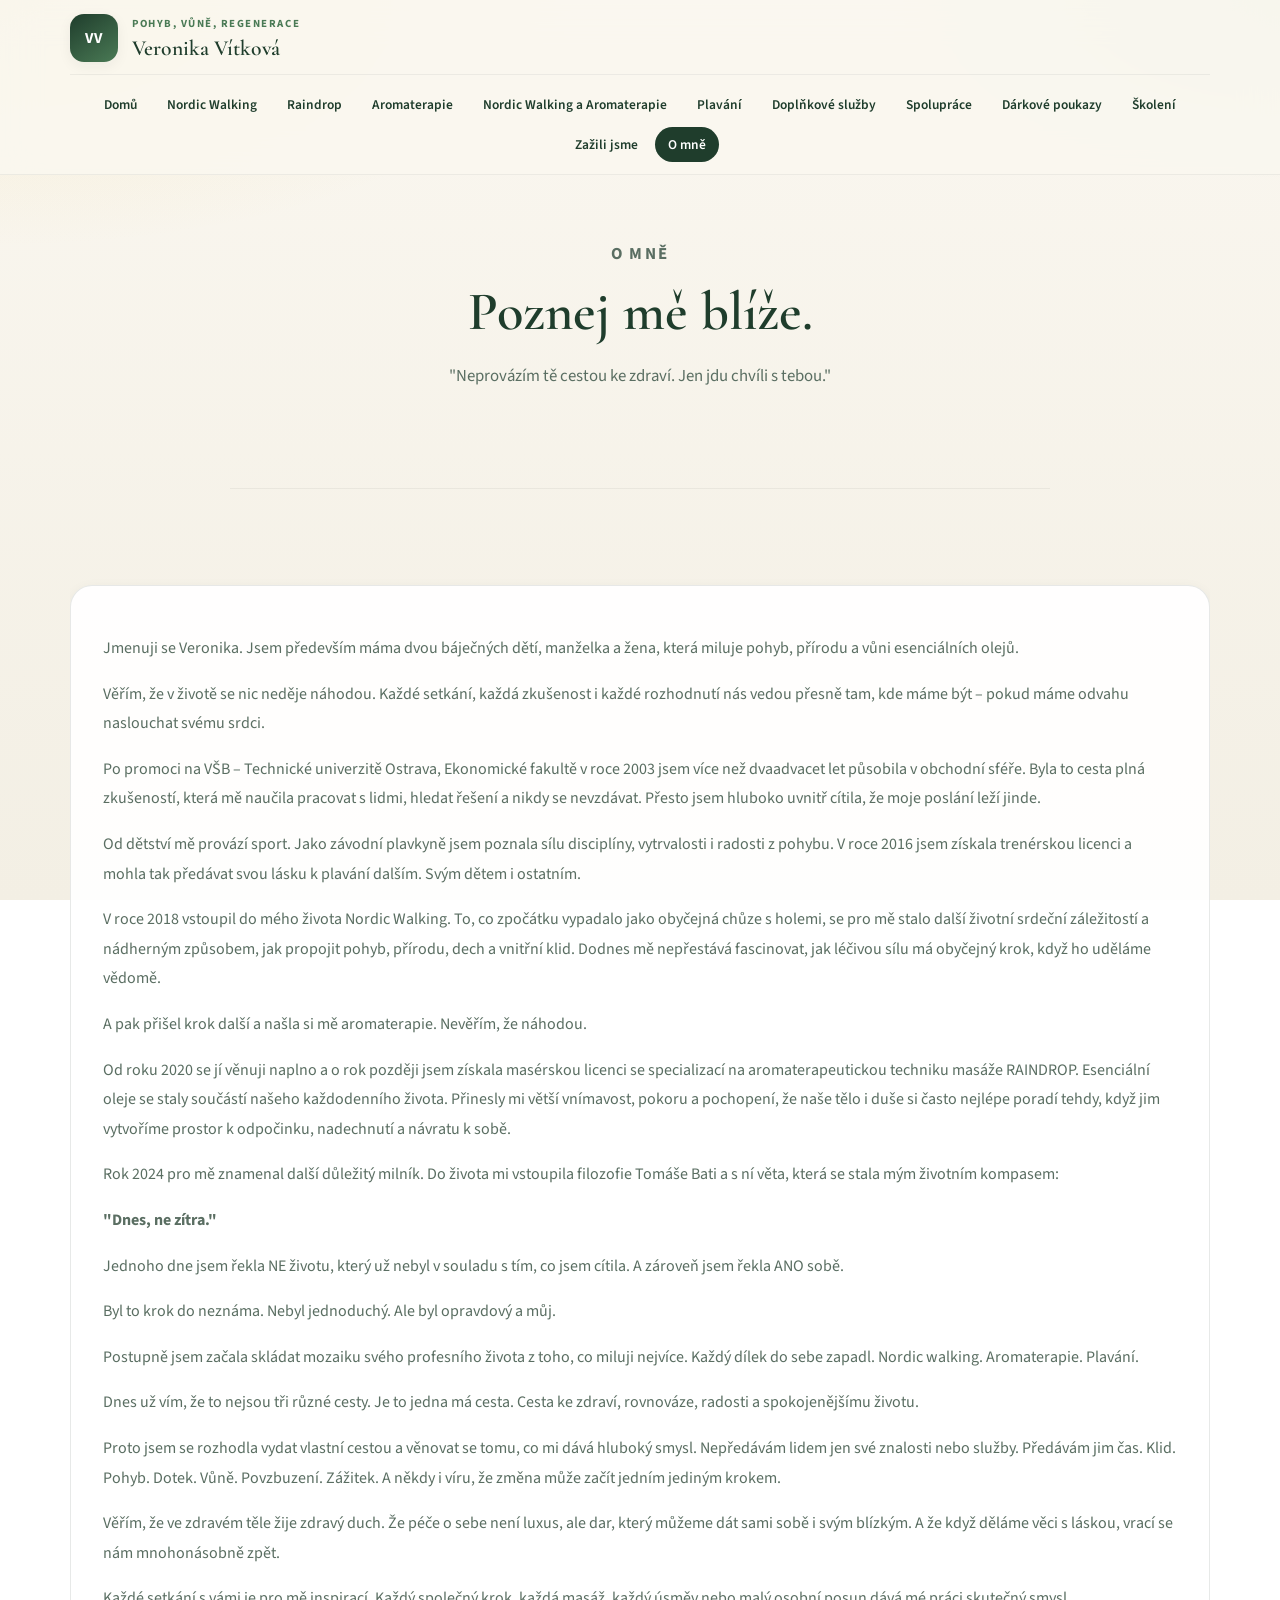
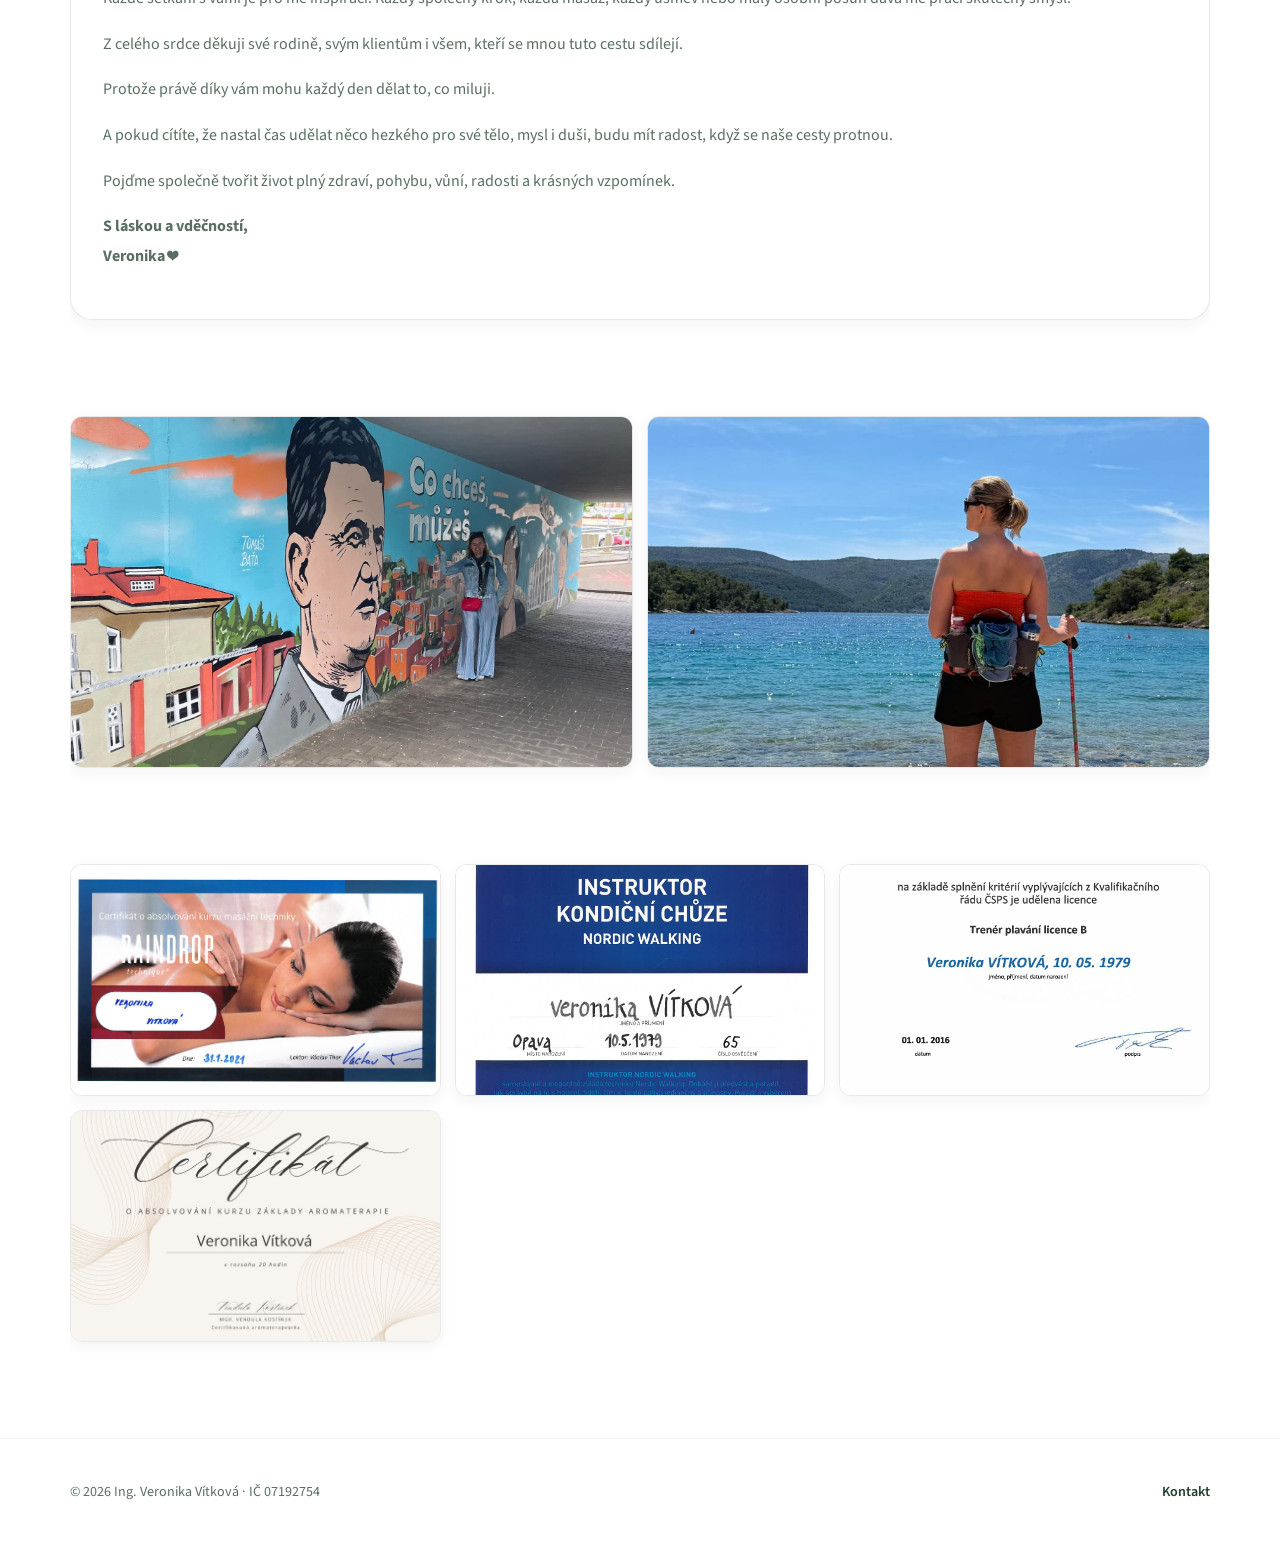
<file: o-mne.html>
<!DOCTYPE html>
<html lang="cs">
<head>
  <meta charset="UTF-8" />
  <meta name="viewport" content="width=device-width, initial-scale=1.0" />
  <title>O mně | Veronika Vítková</title>
  <link rel="stylesheet" href="styles.css" />
</head>
<body>
  <header class="site-header">
    <div class="header-inner">
      <div class="header-top">
        <a class="brand" href="index.html">
          <div class="brand-mark">VV</div>
          <div>
            <p class="eyebrow">Pohyb, vůně, regenerace</p>
            <span class="brand-name">Veronika Vítková</span>
          </div>
        </a>
        <button class="menu-toggle" aria-expanded="false" aria-controls="nav-menu">Menu</button>
      </div>
      <nav class="site-nav" id="nav-menu">
        <a href="index.html">Domů</a>
        <a href="nordic-walking.html">Nordic Walking</a>
        <a href="raindrop.html">Raindrop</a>
        <a href="aromaterapie.html">Aromaterapie</a>
        <a href="nw-aromaterapie.html">Nordic Walking a Aromaterapie</a>
        <a href="plavani.html">Plavání</a>
        <a href="doplnkove-sluzby.html">Doplňkové služby</a>
        <a href="spoluprace.html">Spolupráce</a>
        <a href="darkove-poukazy.html">Dárkové poukazy</a>
        <a href="skoleni.html">Školení</a>
        <a href="zazili-jsme.html">Zažili jsme</a>
        <a href="o-mne.html">O mně</a>
      </nav>
    </div>
  </header>

  <main class="container">
    <section class="subpage-hero">
      <p class="eyebrow">O mně</p>
      <h2>Poznej mě blíže.</h2>
      <p>
        "Neprovázím tě cestou ke zdraví. Jen jdu chvíli s tebou."
      </p>
    </section>

    <section class="content-stack">
      <article class="content-card">
        <p>Jmenuji se Veronika. Jsem především máma dvou báječných dětí, manželka a žena, která miluje pohyb, přírodu a vůni esenciálních olejů.</p>
        <p>Věřím, že v životě se nic neděje náhodou. Každé setkání, každá zkušenost i každé rozhodnutí nás vedou přesně tam, kde máme být – pokud máme odvahu naslouchat svému srdci.</p>
        <p>Po promoci na VŠB – Technické univerzitě Ostrava, Ekonomické fakultě v roce 2003 jsem více než dvaadvacet let působila v obchodní sféře. Byla to cesta plná zkušeností, která mě naučila pracovat s lidmi, hledat řešení a nikdy se nevzdávat. Přesto jsem hluboko uvnitř cítila, že moje poslání leží jinde.</p>
        <p>Od dětství mě provází sport. Jako závodní plavkyně jsem poznala sílu disciplíny, vytrvalosti i radosti z pohybu. V roce 2016 jsem získala trenérskou licenci a mohla tak předávat svou lásku k plavání dalším. Svým dětem i ostatním.</p>
        <p>V roce 2018 vstoupil do mého života Nordic Walking. To, co zpočátku vypadalo jako obyčejná chůze s holemi, se pro mě stalo další životní srdeční záležitostí a nádherným způsobem, jak propojit pohyb, přírodu, dech a vnitřní klid. Dodnes mě nepřestává fascinovat, jak léčivou sílu má obyčejný krok, když ho uděláme vědomě.</p>
        <p>A pak přišel krok další a našla si mě aromaterapie. Nevěřím, že náhodou.</p>
        <p>Od roku 2020 se jí věnuji naplno a o rok později jsem získala masérskou licenci se specializací na aromaterapeutickou techniku masáže RAINDROP. Esenciální oleje se staly součástí našeho každodenního života. Přinesly mi větší vnímavost, pokoru a pochopení, že naše tělo i duše si často nejlépe poradí tehdy, když jim vytvoříme prostor k odpočinku, nadechnutí a návratu k sobě.</p>
        <p>Rok 2024 pro mě znamenal další důležitý milník. Do života mi vstoupila filozofie Tomáše Bati a s ní věta, která se stala mým životním kompasem:</p>
        <p><strong>"Dnes, ne zítra."</strong></p>
        <p>Jednoho dne jsem řekla NE životu, který už nebyl v souladu s tím, co jsem cítila. A zároveň jsem řekla ANO sobě.</p>
        <p>Byl to krok do neznáma. Nebyl jednoduchý. Ale byl opravdový a můj.</p>
        <p>Postupně jsem začala skládat mozaiku svého profesního života z toho, co miluji nejvíce. Každý dílek do sebe zapadl. Nordic walking. Aromaterapie. Plavání.</p>
        <p>Dnes už vím, že to nejsou tři různé cesty. Je to jedna má cesta. Cesta ke zdraví, rovnováze, radosti a spokojenějšímu životu.</p>
        <p>Proto jsem se rozhodla vydat vlastní cestou a věnovat se tomu, co mi dává hluboký smysl. Nepředávám lidem jen své znalosti nebo služby. Předávám jim čas. Klid. Pohyb. Dotek. Vůně. Povzbuzení. Zážitek. A někdy i víru, že změna může začít jedním jediným krokem.</p>
        <p>Věřím, že ve zdravém těle žije zdravý duch. Že péče o sebe není luxus, ale dar, který můžeme dát sami sobě i svým blízkým. A že když děláme věci s láskou, vrací se nám mnohonásobně zpět.</p>
        <p>Každé setkání s vámi je pro mě inspirací. Každý společný krok, každá masáž, každý úsměv nebo malý osobní posun dává mé práci skutečný smysl.</p>
        <p>Z celého srdce děkuji své rodině, svým klientům i všem, kteří se mnou tuto cestu sdílejí.</p>
        <p>Protože právě díky vám mohu každý den dělat to, co miluji.</p>
        <p>A pokud cítíte, že nastal čas udělat něco hezkého pro své tělo, mysl i duši, budu mít radost, když se naše cesty protnou.</p>
        <p>Pojďme společně tvořit život plný zdraví, pohybu, vůní, radosti a krásných vzpomínek.</p>
        <p><strong>S láskou a vděčností,<br>Veronika ❤️</strong></p>
      </article>
    </section>

    <section class="mini-gallery large-gallery">
      <img src="img/TOMASBATAZLIN.jpeg" alt="Nordic Walking víkend" />
      <img src="img/jaa.jpeg" alt="Raindrop školení" />
    </section>

    <section class="mini-gallery gallery-3">
      <img src="img/certifikat1.jpg" alt="Certifikát 1" />
      <img src="img/certifikat2.jpg" alt="Certifikát 2" />
      <img src="img/certifikat3.jpg" alt="Certifikát 3" />
       <img src="img/certifikatAroma.jpeg" alt="Certifikát 4" />
      
    </section>
  </main>

  <footer class="site-footer">
    <div class="footer-inner">
      <p>© 2026 Ing. Veronika Vítková · IČ 07192754</p>
      <p><a href="index.html#kontakt">Kontakt</a></p>
    </div>
  </footer>

  <script src="script.js"></script>
</body>
</html>
</file>
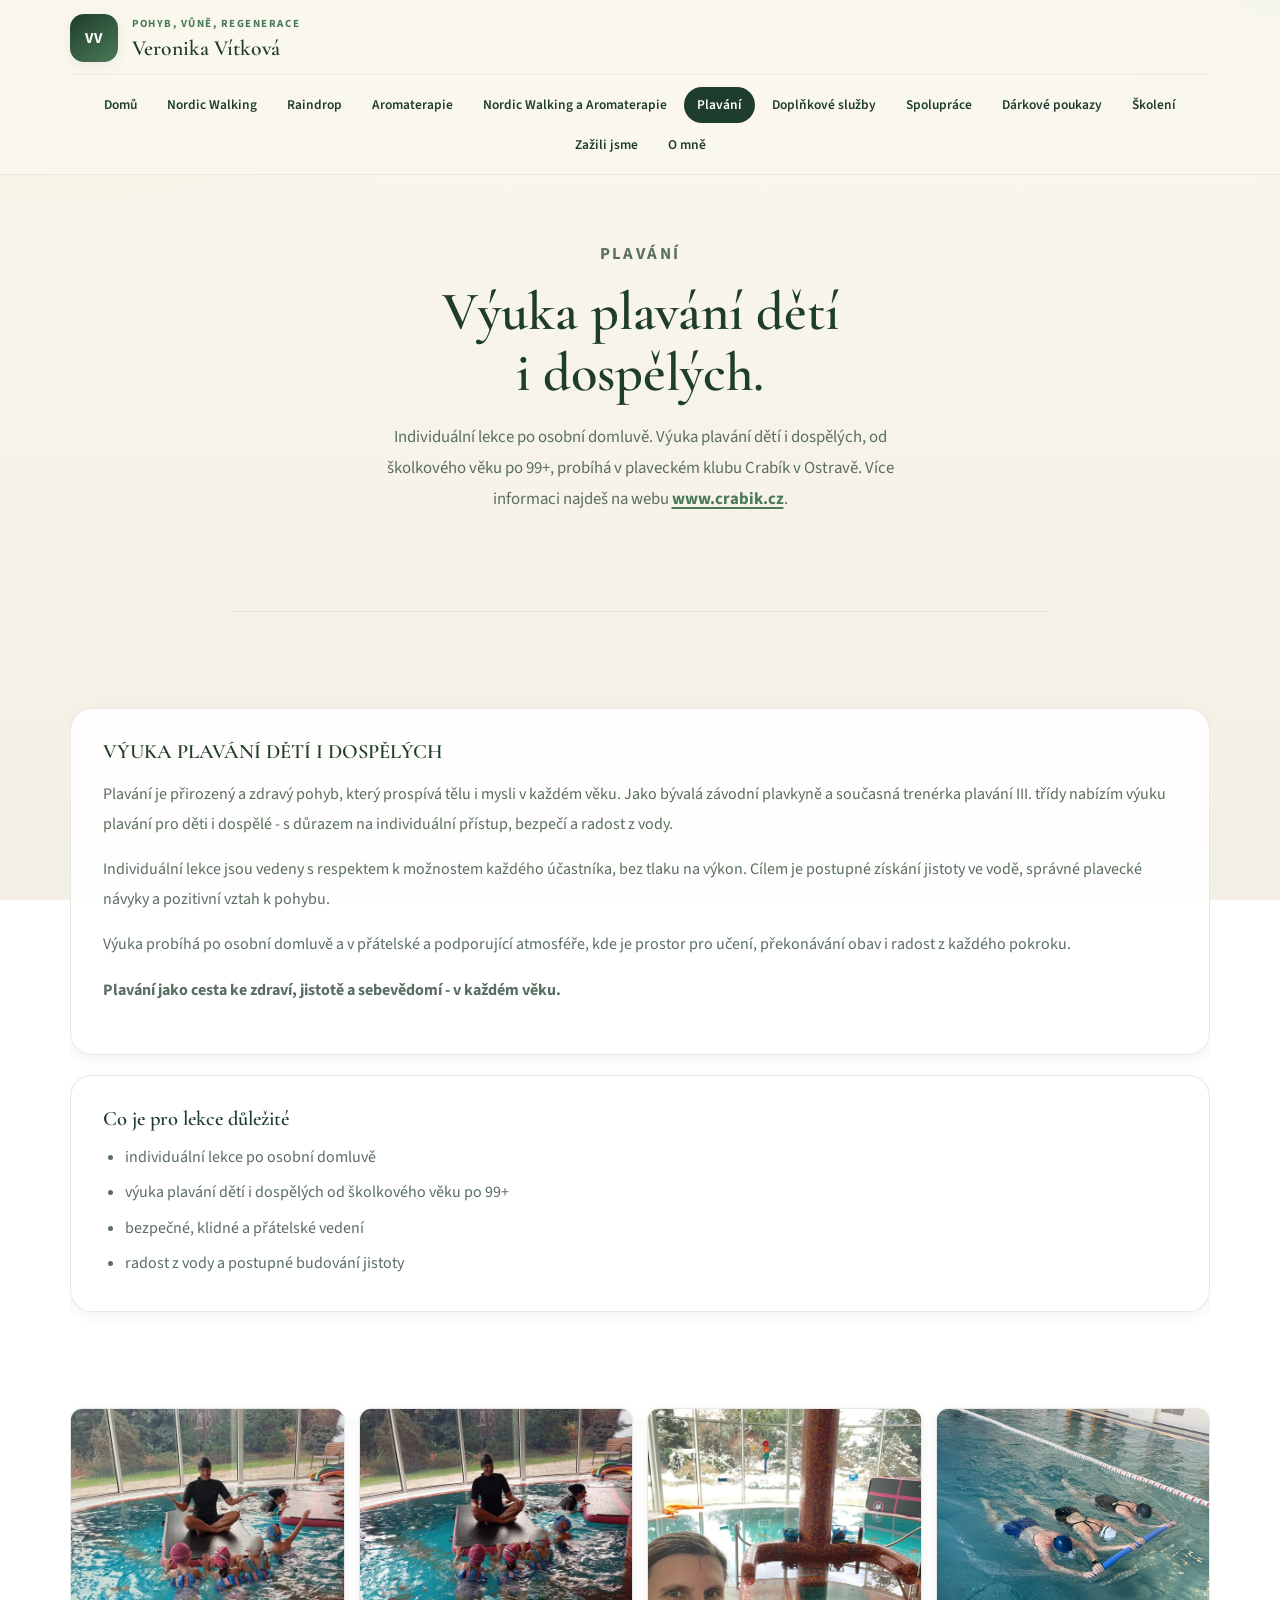
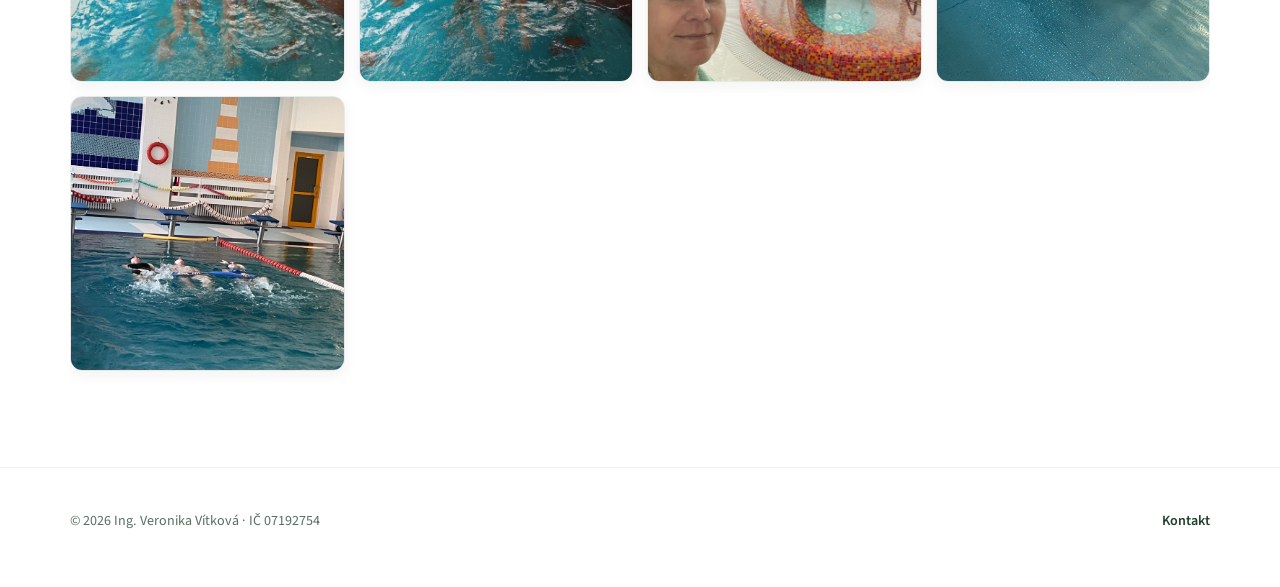
<file: plavani.html>
<!DOCTYPE html>
<html lang="cs">
<head>
  <meta charset="UTF-8" />
  <meta name="viewport" content="width=device-width, initial-scale=1.0" />
  <title>Výuka plavání dětí i dospělých | Veronika Vítková</title>
  <link rel="stylesheet" href="styles.css" />
</head>
<body>
  <header class="site-header">
    <div class="header-inner">
      <div class="header-top">
        <a class="brand" href="index.html">
          <div class="brand-mark">VV</div>
          <div>
            <p class="eyebrow">Pohyb, vůně, regenerace</p>
            <span class="brand-name">Veronika Vítková</span>
          </div>
        </a>
        <button class="menu-toggle" aria-expanded="false" aria-controls="nav-menu">Menu</button>
      </div>
      <nav class="site-nav" id="nav-menu">
        <a href="index.html">Domů</a>
        <a href="nordic-walking.html">Nordic Walking</a>
        <a href="raindrop.html">Raindrop</a>
        <a href="aromaterapie.html">Aromaterapie</a>
        <a href="nw-aromaterapie.html">Nordic Walking a Aromaterapie</a>
        <a href="plavani.html">Plavání</a>
        <a href="doplnkove-sluzby.html">Doplňkové služby</a>
        <a href="spoluprace.html">Spolupráce</a>
        <a href="darkove-poukazy.html">Dárkové poukazy</a>
        <a href="skoleni.html">Školení</a>
        <a href="zazili-jsme.html">Zažili jsme</a>
        <a href="o-mne.html">O mně</a>
      </nav>
    </div>
  </header>

  <main class="container">
    <section class="subpage-hero">
      <p class="eyebrow">Plavání</p>
      <h2>Výuka plavání dětí i dospělých.</h2>
      <p>
        Individuální lekce po osobní domluvě. Výuka plavání dětí i dospělých, od školkového věku po 99+, probíhá
        v plaveckém klubu Crabík v Ostravě. Více informaci najdeš na webu <a href="https://www.crabik.cz" target="_blank" rel="noreferrer" class="highlight-link">www.crabik.cz</a>.
      </p>
    </section>

    <section class="content-stack">
      <article class="content-card">
        <h3>VÝUKA PLAVÁNÍ DĚTÍ I DOSPĚLÝCH</h3>
        <p>
          Plavání je přirozený a zdravý pohyb, který prospívá tělu i mysli v každém věku. Jako bývalá závodní plavkyně 
          a současná trenérka plavání III. třídy nabízím výuku plavání pro děti i dospělé - s důrazem na individuální přístup,
          bezpečí a radost z vody.
        </p>
        <p>
          Individuální lekce jsou vedeny s respektem k možnostem každého účastníka, bez tlaku na výkon. Cílem je postupné
          získání jistoty ve vodě, správné plavecké návyky a pozitivní vztah k pohybu.
        </p>
        <p>
          Výuka probíhá po osobní domluvě a v přátelské a podporující atmosféře, kde je prostor pro učení, překonávání obav
          i radost z každého pokroku.
        </p>
        <p><strong>Plavání jako cesta ke zdraví, jistotě a sebevědomí - v každém věku.</strong></p>
      </article>

      <article class="content-card">
        <h3>Co je pro lekce důležité</h3>
        <ul class="content-list">
          <li>individuální lekce po osobní domluvě</li>
          <li>výuka plavání dětí i dospělých od školkového věku po 99+</li>
          <li>bezpečné, klidné a přátelské vedení</li>
          <li>radost z vody a postupné budování jistoty</li>
        </ul>
      </article>
    </section>

    <section class="mini-gallery">
      <img src="img/CRABIKSKOLKY.jpeg" alt="Výuka plavání pro děti" />
      <img src="img/CRABIKSKOLKY2.jpeg" alt="Plavání dětí v klubu Crabík" />
      <img src="img/CRABIKVRESINA.jpeg" alt="Výuka plavání ve Vřesině" />
      <img src="img/bazen1.jpeg" alt="Plavání dospělých v klubu Crabík" />
      <img src="img/bazen2.jpeg" alt="Plavání dospělých" />
    </section>
  </main>

  <footer class="site-footer">
    <div class="footer-inner">
      <p>© 2026 Ing. Veronika Vítková · IČ 07192754</p>
      <p><a href="index.html#kontakt">Kontakt</a></p>
    </div>
  </footer>

  <script src="script.js"></script>
</body>
</html>
</file>
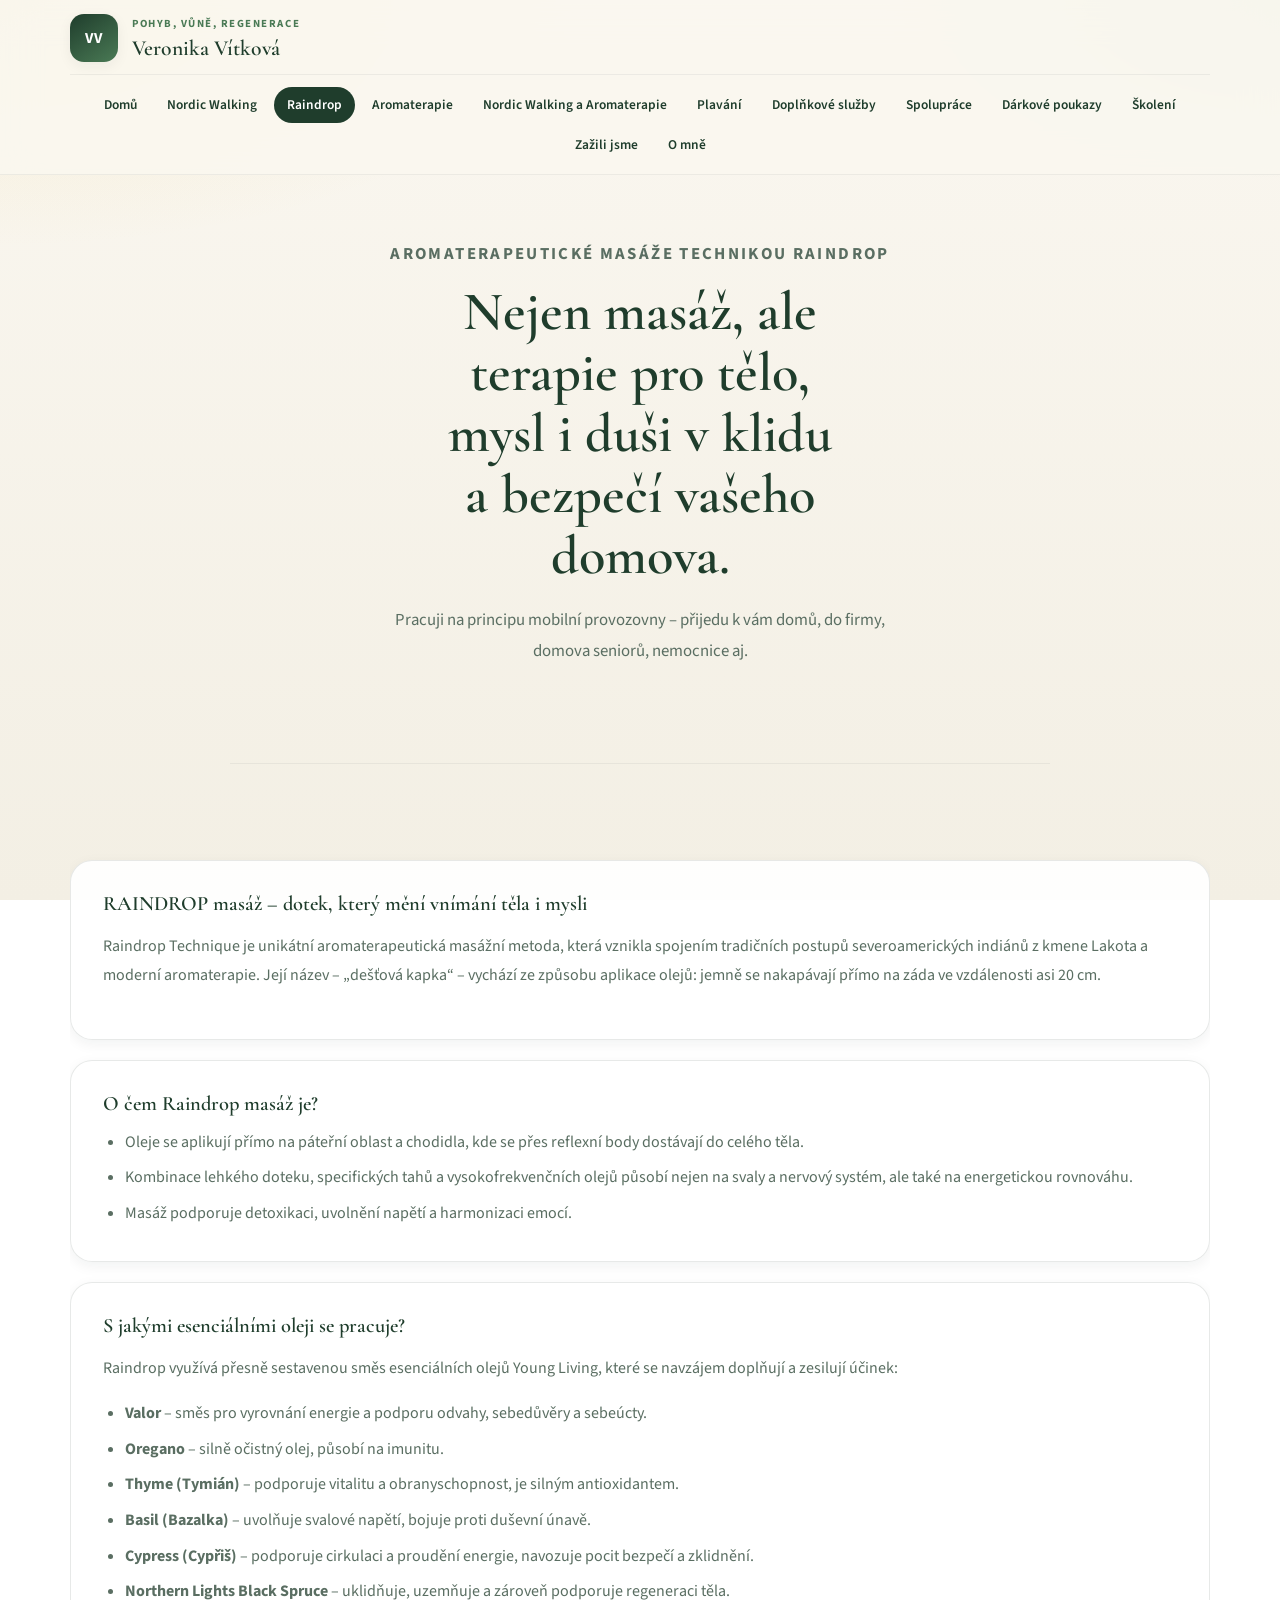
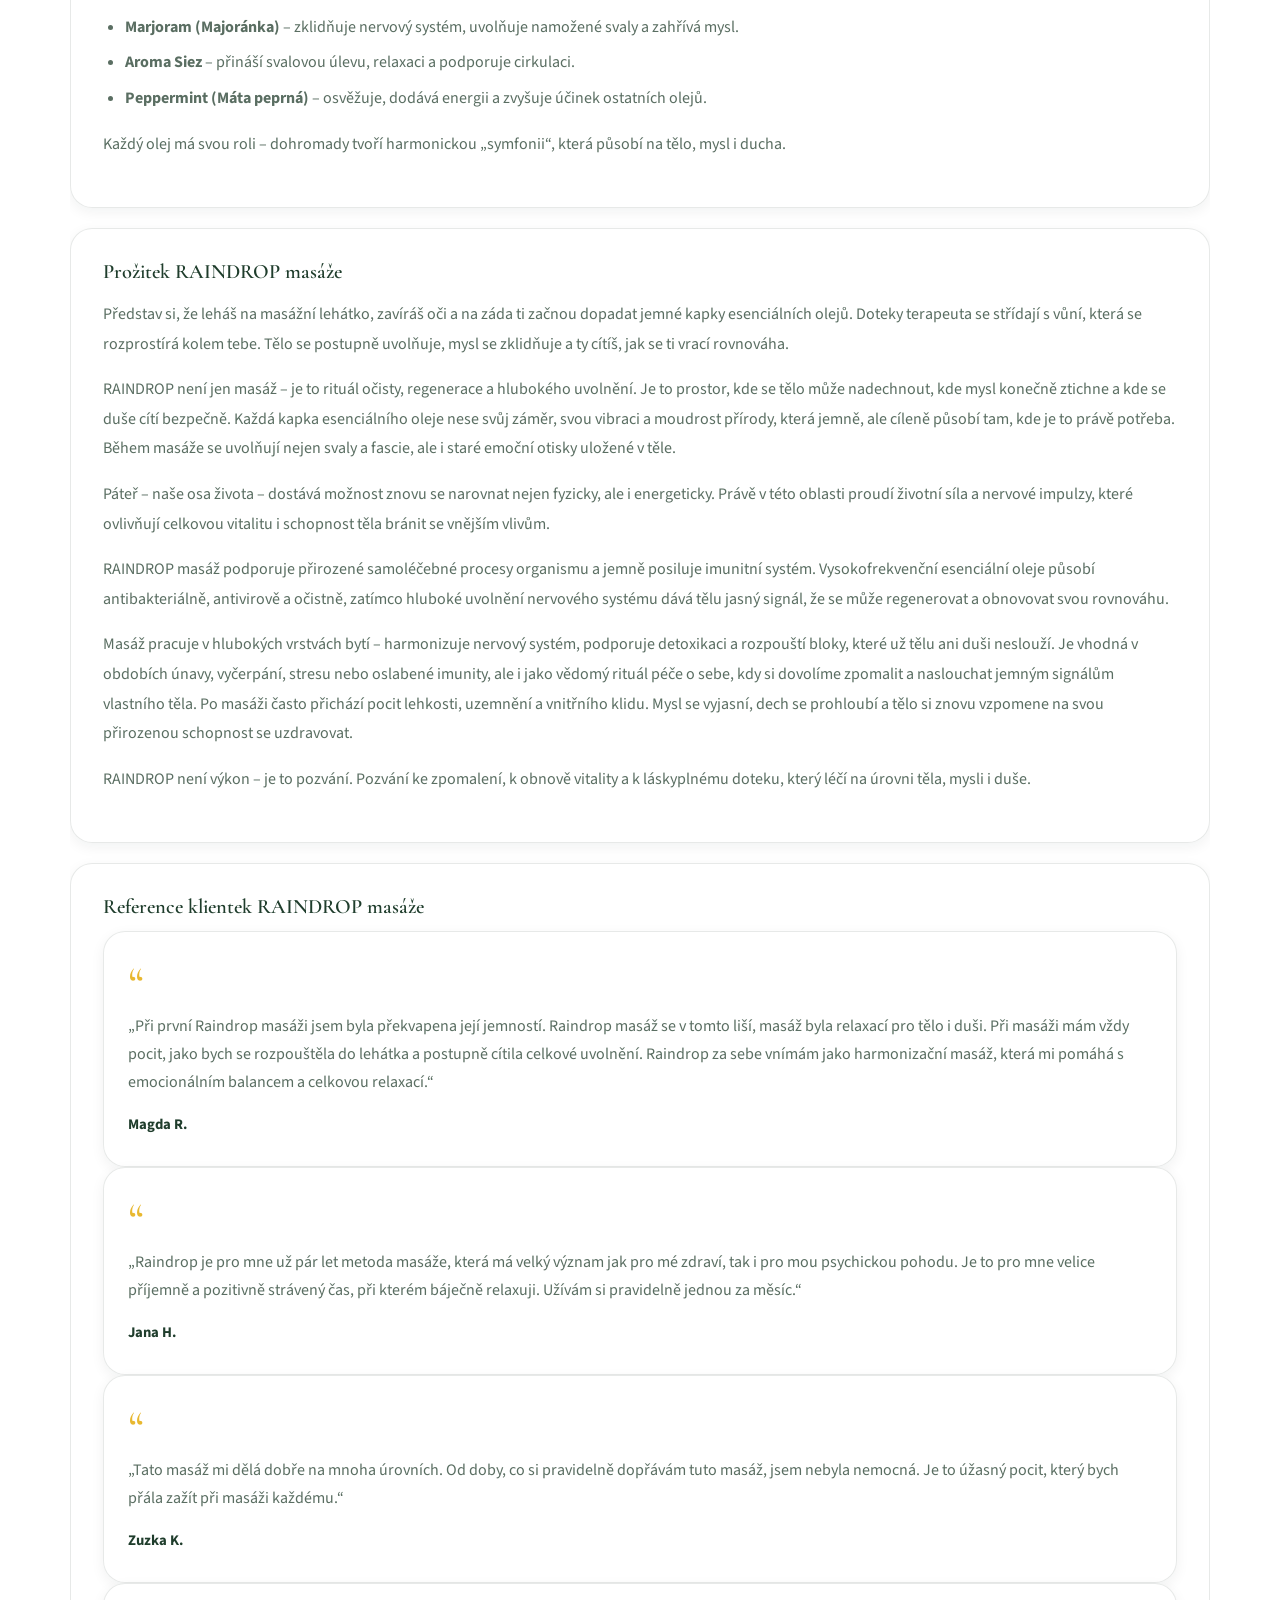
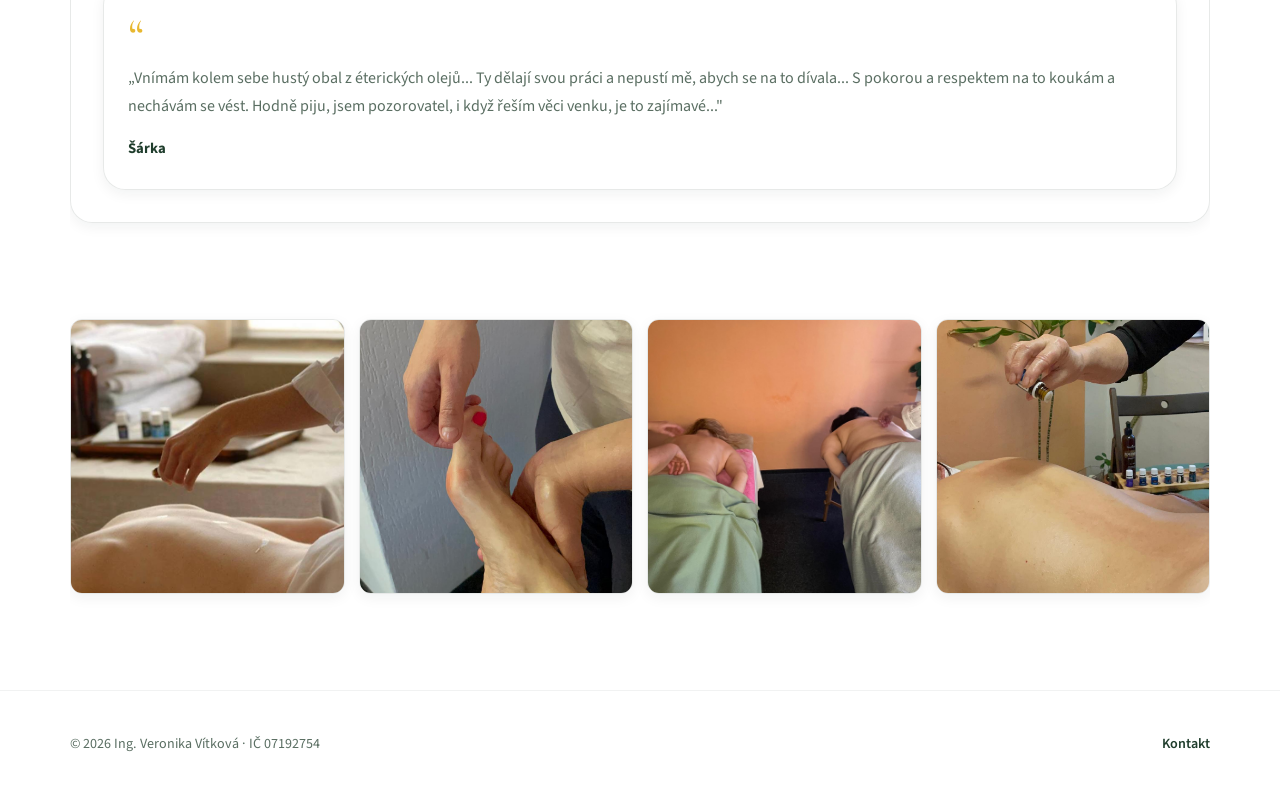
<file: raindrop.html>
<!DOCTYPE html>
<html lang="cs">
<head>
  <meta charset="UTF-8" />
  <meta name="viewport" content="width=device-width, initial-scale=1.0" />
  <title>Raindrop masáž | Veronika Vítková</title>
  <link rel="stylesheet" href="styles.css" />
</head>
<body>
  <header class="site-header">
    <div class="header-inner">
      <div class="header-top">
        <a class="brand" href="index.html">
          <div class="brand-mark">VV</div>
          <div>
            <p class="eyebrow">Pohyb, vůně, regenerace</p>
            <span class="brand-name">Veronika Vítková</span>
          </div>
        </a>
        <button class="menu-toggle" aria-expanded="false" aria-controls="nav-menu">Menu</button>
      </div>
      <nav class="site-nav" id="nav-menu">
        <a href="index.html">Domů</a>
        <a href="nordic-walking.html">Nordic Walking</a>
        <a href="raindrop.html">Raindrop</a>
        <a href="aromaterapie.html">Aromaterapie</a>
        <a href="nw-aromaterapie.html">Nordic Walking a Aromaterapie</a>
        <a href="plavani.html">Plavání</a>
        <a href="doplnkove-sluzby.html">Doplňkové služby</a>
        <a href="spoluprace.html">Spolupráce</a>
        <a href="darkove-poukazy.html">Dárkové poukazy</a>
        <a href="skoleni.html">Školení</a>
        <a href="zazili-jsme.html">Zažili jsme</a>
        <a href="o-mne.html">O mně</a>
      </nav>
    </div>
  </header>

  <main class="container">
    <section class="subpage-hero">
      <p class="eyebrow">Aromaterapeutické masáže technikou RAINDROP</p>
      <h2>Nejen masáž, ale terapie pro tělo, mysl i duši v klidu a bezpečí vašeho domova.</h2>
      <p>
        Pracuji na principu mobilní provozovny – přijedu k vám domů, do firmy, domova seniorů, nemocnice aj.
      </p>
    </section>

    <section class="content-stack">
      <article class="content-card">
        <h3>RAINDROP masáž – dotek, který mění vnímání těla i mysli</h3>
        <p>
          Raindrop Technique je unikátní aromaterapeutická masážní metoda, která vznikla spojením tradičních postupů
          severoamerických indiánů z kmene Lakota a moderní aromaterapie. Její název – „dešťová kapka“ – vychází ze
          způsobu aplikace olejů: jemně se nakapávají přímo na záda ve vzdálenosti asi 20 cm.
        </p>
      </article>

      <article class="content-card">
        <h3>O čem Raindrop masáž je?</h3>
        <ul class="content-list">
          <li>Oleje se aplikují přímo na páteřní oblast a chodidla, kde se přes reflexní body dostávají do celého těla.</li>
          <li>Kombinace lehkého doteku, specifických tahů a vysokofrekvenčních olejů působí nejen na svaly a nervový systém, ale také na energetickou rovnováhu.</li>
          <li>Masáž podporuje detoxikaci, uvolnění napětí a harmonizaci emocí.</li>
        </ul>
      </article>

      <article class="content-card">
        <h3>S jakými esenciálními oleji se pracuje?</h3>
        <p>
          Raindrop využívá přesně sestavenou směs esenciálních olejů Young Living, které se navzájem doplňují a zesilují účinek:
        </p>
        <ul class="content-list">
          <li><strong>Valor</strong> – směs pro vyrovnání energie a podporu odvahy, sebedůvěry a sebeúcty.</li>
          <li><strong>Oregano</strong> – silně očistný olej, působí na imunitu.</li>
          <li><strong>Thyme (Tymián)</strong> – podporuje vitalitu a obranyschopnost, je silným antioxidantem.</li>
          <li><strong>Basil (Bazalka)</strong> – uvolňuje svalové napětí, bojuje proti duševní únavě.</li>
          <li><strong>Cypress (Cypřiš)</strong> – podporuje cirkulaci a proudění energie, navozuje pocit bezpečí a zklidnění.</li>
          <li><strong>Northern Lights Black Spruce</strong> – uklidňuje, uzemňuje a zároveň podporuje regeneraci těla.</li>
          <li><strong>Marjoram (Majoránka)</strong> – zklidňuje nervový systém, uvolňuje namožené svaly a zahřívá mysl.</li>
          <li><strong>Aroma Siez</strong> – přináší svalovou úlevu, relaxaci a podporuje cirkulaci.</li>
          <li><strong>Peppermint (Máta peprná)</strong> – osvěžuje, dodává energii a zvyšuje účinek ostatních olejů.</li>
        </ul>
        <p>Každý olej má svou roli – dohromady tvoří harmonickou „symfonii“, která působí na tělo, mysl i ducha.</p>
      </article>

      <article class="content-card">
        <h3>Prožitek RAINDROP masáže</h3>
        <p>
          Představ si, že leháš na masážní lehátko, zavíráš oči a na záda ti začnou dopadat jemné kapky esenciálních
          olejů. Doteky terapeuta se střídají s vůní, která se rozprostírá kolem tebe. Tělo se postupně uvolňuje,
          mysl se zklidňuje a ty cítíš, jak se ti vrací rovnováha.
        </p>
        <p>
          RAINDROP není jen masáž – je to rituál očisty, regenerace a hlubokého uvolnění. Je to prostor, kde se tělo
          může nadechnout, kde mysl konečně ztichne a kde se duše cítí bezpečně. Každá kapka esenciálního oleje nese
          svůj záměr, svou vibraci a moudrost přírody, která jemně, ale cíleně působí tam, kde je to právě potřeba.
          Během masáže se uvolňují nejen svaly a fascie, ale i staré emoční otisky uložené v těle.
        </p>
        <p>
          Páteř – naše osa života – dostává možnost znovu se narovnat nejen fyzicky, ale i energeticky. Právě v této
          oblasti proudí životní síla a nervové impulzy, které ovlivňují celkovou vitalitu i schopnost těla bránit se
          vnějším vlivům.
        </p>
        <p>
          RAINDROP masáž podporuje přirozené samoléčebné procesy organismu a jemně posiluje imunitní systém.
          Vysokofrekvenční esenciální oleje působí antibakteriálně, antivirově a očistně, zatímco hluboké uvolnění
          nervového systému dává tělu jasný signál, že se může regenerovat a obnovovat svou rovnováhu.
        </p>
        <p>
          Masáž pracuje v hlubokých vrstvách bytí – harmonizuje nervový systém, podporuje detoxikaci a rozpouští
          bloky, které už tělu ani duši neslouží. Je vhodná v obdobích únavy, vyčerpání, stresu nebo oslabené imunity,
          ale i jako vědomý rituál péče o sebe, kdy si dovolíme zpomalit a naslouchat jemným signálům vlastního těla.
          Po masáži často přichází pocit lehkosti, uzemnění a vnitřního klidu. Mysl se vyjasní, dech se prohloubí a
          tělo si znovu vzpomene na svou přirozenou schopnost se uzdravovat.
        </p>
        <p>
          RAINDROP není výkon – je to pozvání. Pozvání ke zpomalení, k obnově vitality a k láskyplnému doteku, který
          léčí na úrovni těla, mysli i duše.
        </p>
      </article>

      <article class="content-card">
        <h3>Reference klientek RAINDROP masáže</h3>
        <blockquote>
          „Při první Raindrop masáži jsem byla překvapena její jemností. Raindrop masáž se v tomto liší, masáž byla
          relaxací pro tělo i duši. Při masáži mám vždy pocit, jako bych se rozpouštěla do lehátka a postupně cítila
          celkové uvolnění. Raindrop za sebe vnímám jako harmonizační masáž, která mi pomáhá s emocionálním balancem a
          celkovou relaxací.“
          <cite>Magda R.</cite>
        </blockquote>
        <blockquote>
          „Raindrop je pro mne už pár let metoda masáže, která má velký význam jak pro mé zdraví, tak i pro mou
          psychickou pohodu. Je to pro mne velice příjemně a pozitivně strávený čas, při kterém báječně relaxuji.
          Užívám si pravidelně jednou za měsíc.“
          <cite>Jana H.</cite>
        </blockquote>
        <blockquote>
          „Tato masáž mi dělá dobře na mnoha úrovních. Od doby, co si pravidelně dopřávám tuto masáž, jsem nebyla
          nemocná. Je to úžasný pocit, který bych přála zažít při masáži každému.“
          <cite>Zuzka K.</cite>
        </blockquote>
        <blockquote>
          „Vnímám kolem sebe hustý obal z éterických olejů... Ty dělají svou práci a nepustí mě, abych se na to dívala...
          S pokorou a respektem na to koukám a nechávám se vést. Hodně piju, jsem pozorovatel, i když řeším věci venku,
          je to zajímavé..."
          <cite>Šárka</cite>
        </blockquote>
      </article>
    </section>

    <section class="mini-gallery">
      <img src="img/rd1.jpeg" alt="Raindrop kurz" />
      <img src="img/RAINDROPKURZ4.jpeg" alt="Raindrop kurz v praxi" />
      <img src="img/RAINDROPKURZ3.jpeg" alt="Raindrop technika" />
      <img src="img/rd2.jpeg" alt="Raindrop školení" />
    </section>
  </main>

  <footer class="site-footer">
    <div class="footer-inner">
      <p>© 2026 Ing. Veronika Vítková · IČ 07192754</p>
      <p><a href="index.html#kontakt">Kontakt</a></p>
    </div>
  </footer>

  <script src="script.js"></script>
</body>
</html>
</file>
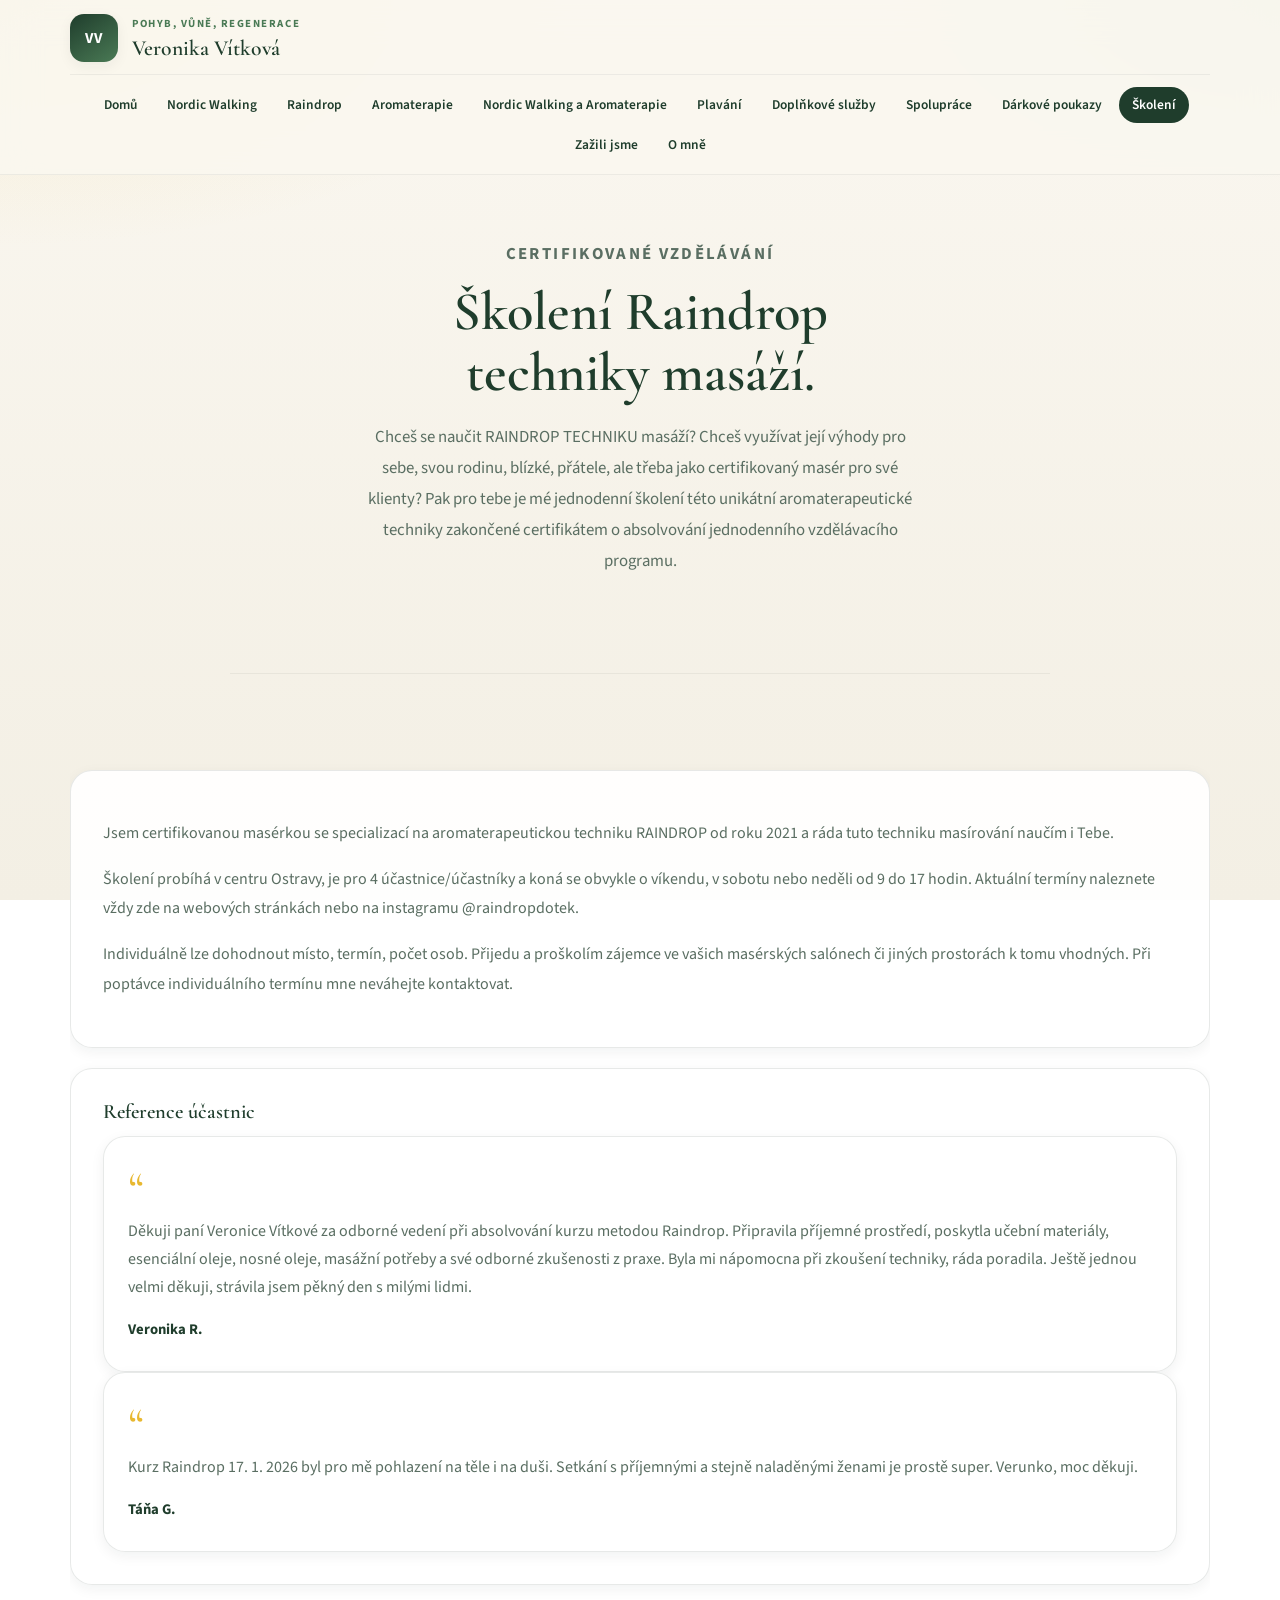
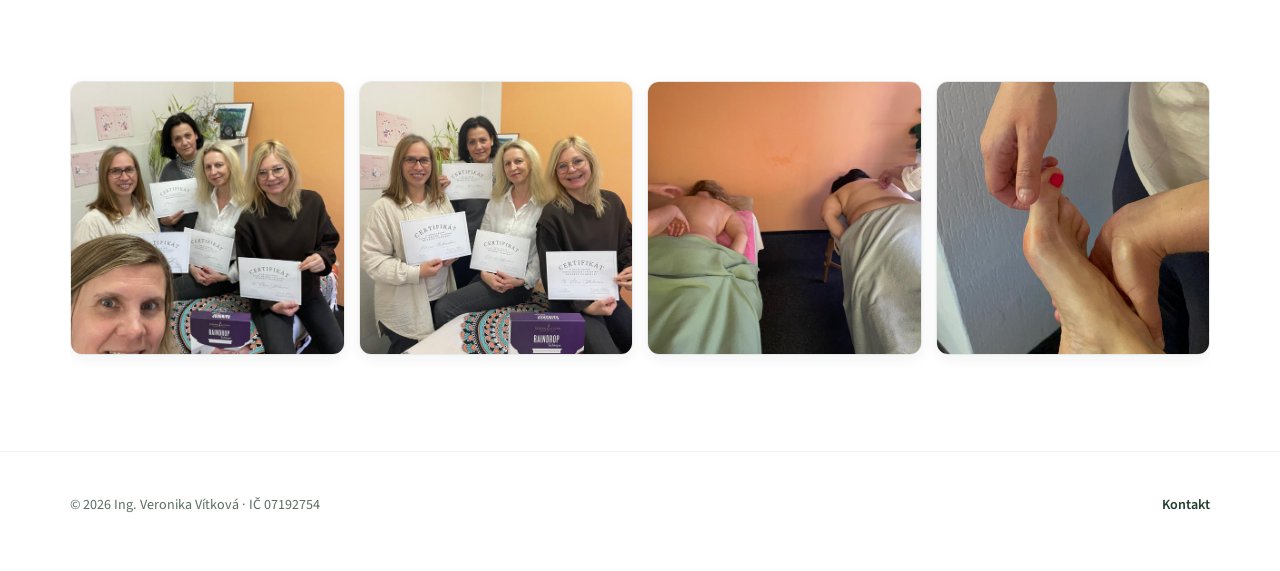
<file: skoleni.html>
<!DOCTYPE html>
<html lang="cs">
<head>
  <meta charset="UTF-8" />
  <meta name="viewport" content="width=device-width, initial-scale=1.0" />
  <title>Školení a kurzy | Veronika Vítková</title>
  <link rel="stylesheet" href="styles.css" />
</head>
<body>
  <header class="site-header">
    <div class="header-inner">
      <div class="header-top">
        <a class="brand" href="index.html">
          <div class="brand-mark">VV</div>
          <div>
            <p class="eyebrow">Pohyb, vůně, regenerace</p>
            <span class="brand-name">Veronika Vítková</span>
          </div>
        </a>
        <button class="menu-toggle" aria-expanded="false" aria-controls="nav-menu">Menu</button>
      </div>
      <nav class="site-nav" id="nav-menu">
        <a href="index.html">Domů</a>
        <a href="nordic-walking.html">Nordic Walking</a>
        <a href="raindrop.html">Raindrop</a>
        <a href="aromaterapie.html">Aromaterapie</a>
        <a href="nw-aromaterapie.html">Nordic Walking a Aromaterapie</a>
        <a href="plavani.html">Plavání</a>
        <a href="doplnkove-sluzby.html">Doplňkové služby</a>
        <a href="spoluprace.html">Spolupráce</a>
        <a href="darkove-poukazy.html">Dárkové poukazy</a>
        <a href="skoleni.html">Školení</a>
        <a href="zazili-jsme.html">Zažili jsme</a>
        <a href="o-mne.html">O mně</a>
      </nav>
    </div>
  </header>

  <main class="container">
    <section class="subpage-hero">
      <p class="eyebrow">Certifikované vzdělávání</p>
      <h2>Školení Raindrop techniky masáží.</h2>
      <p>
        Chceš se naučit RAINDROP TECHNIKU masáží? Chceš využívat její výhody pro sebe, svou rodinu, blízké,
        přátele, ale třeba jako certifikovaný masér pro své klienty? Pak pro tebe je mé jednodenní školení této
        unikátní aromaterapeutické techniky zakončené certifikátem o absolvování jednodenního vzdělávacího programu.
      </p>
    </section>

    <section class="content-stack">
      <article class="content-card">
        
        <p>
          Jsem certifikovanou masérkou se specializací na aromaterapeutickou techniku RAINDROP od roku 2021 a ráda
          tuto techniku masírování naučím i Tebe.
        </p>
        <p>
          Školení probíhá v centru Ostravy, je pro 4 účastnice/účastníky a koná se obvykle o víkendu, v sobotu nebo
          neděli od 9 do 17 hodin. Aktuální termíny naleznete vždy zde na webových stránkách nebo na instagramu @raindropdotek.
        </p>
        <p>
          Individuálně lze dohodnout místo, termín, počet osob. Přijedu a proškolím zájemce ve vašich masérských
          salónech či jiných prostorách k tomu vhodných. Při poptávce individuálního termínu mne neváhejte kontaktovat.
        </p>
      </article>

      <article class="content-card">
        <h3>Reference účastnic</h3>
        <blockquote>
          Děkuji paní Veronice Vítkové za odborné vedení při absolvování kurzu metodou Raindrop. Připravila příjemné prostředí,
          poskytla učební materiály, esenciální oleje, nosné oleje, masážní potřeby a své odborné zkušenosti z praxe. Byla mi nápomocna
          při zkoušení techniky, ráda poradila. Ještě jednou velmi děkuji, strávila jsem pěkný den s milými lidmi.
          <cite>Veronika R.</cite>
        </blockquote>
        <blockquote>
          Kurz Raindrop 17. 1. 2026 byl pro mě pohlazení na těle i na duši. Setkání s příjemnými a stejně naladěnými ženami je prostě super.
          Verunko, moc děkuji.
          <cite>Táňa G.</cite>
        </blockquote>
      </article>
    </section>

    <section class="mini-gallery">
      <img src="img/RAINDROPKURZ1.jpeg" alt="Raindrop školení" />
      <img src="img/RAINDROPKURZ2.jpeg" alt="Raindrop technika v praxi" />
      <img src="img/RAINDROPKURZ3.jpeg" alt="Raindrop kurz s účastnicemi" />
      <img src="img/RAINDROPKURZ4.jpeg" alt="Školení Raindrop" />
    </section>
  </main>

  <footer class="site-footer">
    <div class="footer-inner">
      <p>© 2026 Ing. Veronika Vítková · IČ 07192754</p>
      <p><a href="index.html#kontakt">Kontakt</a></p>
    </div>
  </footer>

  <script src="script.js"></script>
</body>
</html>
</file>
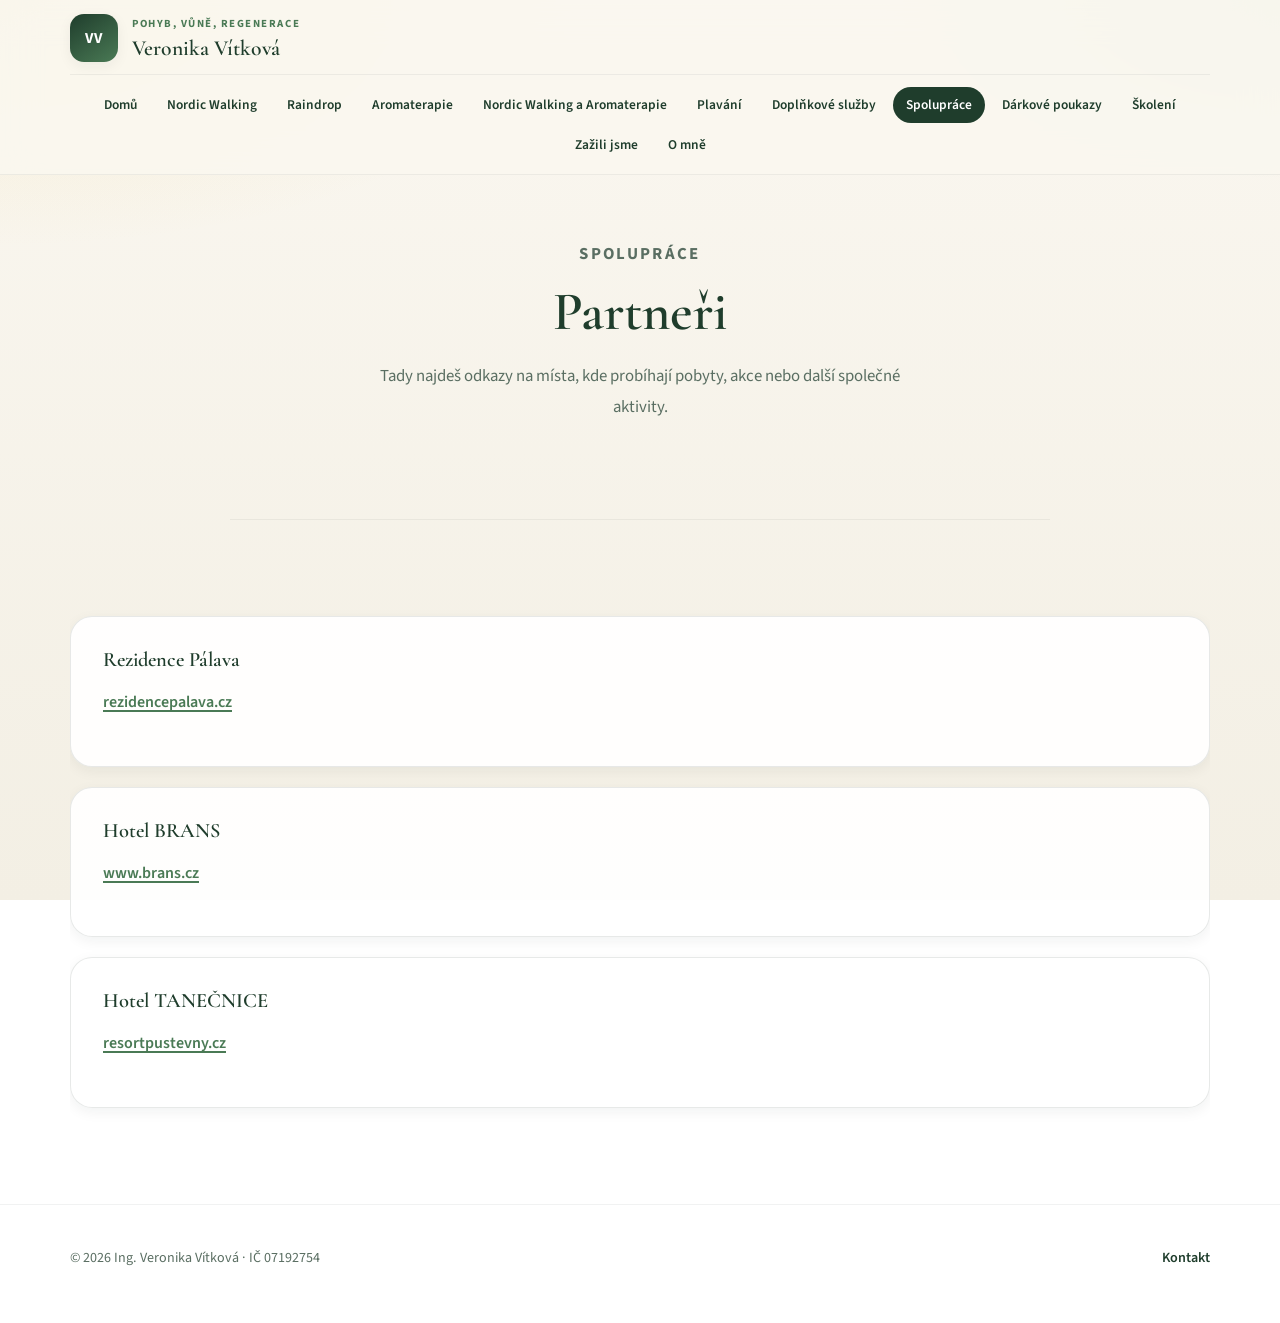
<file: spoluprace.html>
<!DOCTYPE html>
<html lang="cs">
<head>
  <meta charset="UTF-8" />
  <meta name="viewport" content="width=device-width, initial-scale=1.0" />
  <title>Spolupráce | Veronika Vítková</title>
  <link rel="stylesheet" href="styles.css" />
</head>
<body>
  <header class="site-header">
    <div class="header-inner">
      <div class="header-top">
        <a class="brand" href="index.html">
          <div class="brand-mark">VV</div>
          <div>
            <p class="eyebrow">Pohyb, vůně, regenerace</p>
            <span class="brand-name">Veronika Vítková</span>
          </div>
        </a>
        <button class="menu-toggle" aria-expanded="false" aria-controls="nav-menu">Menu</button>
      </div>
      <nav class="site-nav" id="nav-menu">
        <a href="index.html">Domů</a>
        <a href="nordic-walking.html">Nordic Walking</a>
        <a href="raindrop.html">Raindrop</a>
        <a href="aromaterapie.html">Aromaterapie</a>
        <a href="nw-aromaterapie.html">Nordic Walking a Aromaterapie</a>
        <a href="plavani.html">Plavání</a>
        <a href="doplnkove-sluzby.html">Doplňkové služby</a>
        <a href="spoluprace.html">Spolupráce</a>
        <a href="darkove-poukazy.html">Dárkové poukazy</a>
        <a href="skoleni.html">Školení</a>
        <a href="zazili-jsme.html">Zažili jsme</a>
        <a href="o-mne.html">O mně</a>
      </nav>
    </div>
  </header>

  <main class="container">
    <section class="subpage-hero">
      <p class="eyebrow">Spolupráce</p>
      <h2>Partneři</h2>
      <p>
        Tady najdeš odkazy na místa, kde probíhají pobyty, akce nebo další společné aktivity.
      </p>
    </section>

    <section class="content-stack">
      <article class="content-card">
        <h3>Rezidence Pálava</h3>
        <p><a href="https://rezidencepalava.cz" target="_blank" rel="noreferrer">rezidencepalava.cz</a></p>
      </article>

      <article class="content-card">
        <h3>Hotel BRANS</h3>
        <p><a href="https://www.brans.cz" target="_blank" rel="noreferrer">www.brans.cz</a></p>
      </article>

      <article class="content-card">
        <h3>Hotel TANEČNICE</h3>
        <p>
          <a href="https://www.resortpustevny.cz/?gad_source=1&gad_campaignid=21104869372&gclid=Cj0KCQjw9ZLSBhCcARIsAEhGKgOGaBRzMZm5kSR2-8j5VmUdARmHi4Q3l5p57CMbd_dL4njVgtzytscaAt_5EALw_wcB" target="_blank" rel="noreferrer">
            resortpustevny.cz
          </a>
        </p>
      </article>
    </section>
  </main>

  <footer class="site-footer">
    <div class="footer-inner">
      <p>© 2026 Ing. Veronika Vítková · IČ 07192754</p>
      <p><a href="index.html#kontakt">Kontakt</a></p>
    </div>
  </footer>

  <script src="script.js"></script>
</body>
</html>
</file>
<file: styles.css>
@import url("https://fonts.googleapis.com/css2?family=Cormorant+Garamond:ital,wght@0,500;0,600;0,700;1,500&family=Source+Sans+3:wght@400;500;600;700&display=swap");

:root {
  --bg: #f3efe4;
  --bg-soft: #faf7f0;
  --surface: rgba(255, 255, 255, 0.92);
  --text: #1a2e24;
  --muted: #5a6e62;
  --green: #4a7a55;
  --green-dark: #1f3d2c;
  --yellow: #e8b830;
  --yellow-soft: rgba(232, 184, 48, 0.18);
  --line: rgba(26, 46, 36, 0.1);
  --line-soft: rgba(26, 46, 36, 0.06);
  --shadow-sm: 0 4px 14px rgba(20, 40, 28, 0.06);
  --shadow: 0 16px 40px rgba(20, 40, 28, 0.09);
  --shadow-lg: 0 24px 56px rgba(20, 40, 28, 0.13);
  --radius-xl: 32px;
  --radius-lg: 22px;
  --radius-md: 16px;
  --radius-sm: 12px;
  --container: 1140px;
  --gutter: clamp(20px, 4vw, 40px);
  --section-gap: clamp(56px, 8vw, 96px);
  --font-body: "Source Sans 3", "Segoe UI", sans-serif;
  --font-display: "Cormorant Garamond", Georgia, serif;
}

*,
*::before,
*::after {
  box-sizing: border-box;
}

html {
  scroll-behavior: smooth;
}

body {
  margin: 0;
  font-family: var(--font-body);
  font-size: 1rem;
  line-height: 1.6;
  color: var(--text);
  background:
    radial-gradient(ellipse 80% 50% at 0% 0%, rgba(232, 184, 48, 0.14), transparent 55%),
    radial-gradient(ellipse 60% 40% at 100% 0%, rgba(74, 122, 85, 0.12), transparent 50%),
    linear-gradient(180deg, var(--bg-soft) 0%, var(--bg) 100%);
  background-attachment: fixed;
}

img {
  display: block;
  width: 100%;
  height: auto;
}

a {
  color: inherit;
  text-decoration: none;
}

::selection {
  background: var(--yellow);
  color: var(--green-dark);
}

.container {
  width: min(var(--container), calc(100% - var(--gutter) * 2));
  margin-inline: auto;
}

/* ---------- Header ---------- */

.site-header {
  position: sticky;
  top: 0;
  z-index: 30;
  background: rgba(250, 247, 240, 0.88);
  backdrop-filter: blur(18px);
  border-bottom: 1px solid var(--line-soft);
}

.header-inner {
  width: min(var(--container), calc(100% - var(--gutter) * 2));
  margin-inline: auto;
  padding: 14px 0 12px;
}

.header-top {
  display: flex;
  align-items: center;
  justify-content: space-between;
  gap: 16px;
}

.brand {
  display: flex;
  align-items: center;
  gap: 14px;
  min-width: 0;
  transition: opacity 160ms ease;
}

.brand:hover {
  opacity: 0.85;
}

.brand-mark {
  flex-shrink: 0;
  width: 48px;
  height: 48px;
  border-radius: 14px;
  display: grid;
  place-items: center;
  background: linear-gradient(145deg, var(--green-dark), var(--green));
  color: #fff;
  font-weight: 700;
  font-size: 0.95rem;
  letter-spacing: 0.04em;
  box-shadow: var(--shadow-sm);
}

.brand-name {
  display: block;
  font-family: var(--font-display);
  font-size: clamp(1.15rem, 2vw, 1.35rem);
  font-weight: 600;
  line-height: 1.15;
  color: var(--green-dark);
}

.eyebrow,
.section-label {
  margin: 0 0 4px;
  text-transform: uppercase;
  letter-spacing: 0.14em;
  font-size: 0.68rem;
  font-weight: 700;
  color: var(--green);
}

.menu-toggle {
  display: none;
  flex-shrink: 0;
  border: 1px solid var(--line);
  background: var(--surface);
  border-radius: 999px;
  padding: 9px 18px;
  font: inherit;
  font-size: 0.9rem;
  font-weight: 700;
  color: var(--green-dark);
  cursor: pointer;
  transition: background 160ms ease, box-shadow 160ms ease;
}

.menu-toggle:hover {
  background: #fff;
  box-shadow: var(--shadow-sm);
}

.site-nav {
  display: flex;
  flex-wrap: wrap;
  justify-content: center;
  align-items: center;
  gap: 4px;
  margin-top: 12px;
  padding-top: 12px;
  border-top: 1px solid var(--line-soft);
}

.site-nav a {
  padding: 7px 13px;
  border-radius: 999px;
  font-size: 0.84rem;
  font-weight: 600;
  color: var(--green-dark);
  white-space: nowrap;
  transition: background 160ms ease, color 160ms ease;
}

.site-nav a:hover {
  background: rgba(74, 122, 85, 0.1);
}

.site-nav a.is-active {
  background: var(--green-dark);
  color: #fff;
}

/* ---------- Typography ---------- */

h1,
h2,
h3 {
  margin: 0;
  font-family: var(--font-display);
  font-weight: 600;
  line-height: 1.12;
  color: var(--green-dark);
}

main {
  overflow-x: clip;
}

/* ---------- Hero ---------- */

.hero {
  display: grid;
  grid-template-columns: 1fr 1fr;
  gap: clamp(32px, 5vw, 56px);
  align-items: center;
  padding: clamp(40px, 6vw, 72px) 0 var(--section-gap);
}

.hero-copy {
  text-align: center;
}

.hero-copy h2 {
  font-size: clamp(2.4rem, 5.5vw, 4rem);
  max-width: 12ch;
  margin: 12px auto 18px;
}

.hero-copy > p {
  font-size: 1.08rem;
  line-height: 1.75;
  max-width: 52ch;
  color: var(--muted);
  margin: 0 auto;
}

.hero-copy .heart-message {
  font-weight: 700;
  color: var(--green-dark);
  font-size: 1.2rem;
}

.hero-actions {
  display: flex;
  flex-wrap: wrap;
  gap: 12px;
  margin: 28px auto 24px;
  justify-content: center;
}

.button {
  display: inline-flex;
  align-items: center;
  justify-content: center;
  min-height: 48px;
  padding: 0 24px;
  border-radius: 999px;
  font-weight: 700;
  font-size: 0.95rem;
  border: 1px solid transparent;
  transition: transform 160ms ease, box-shadow 160ms ease, background 160ms ease;
}

.button.primary {
  background: var(--green-dark);
  color: #fff;
  box-shadow: var(--shadow);
}

.button.primary:hover {
  transform: translateY(-2px);
  box-shadow: var(--shadow-lg);
  background: var(--green);
}

.button.secondary {
  background: var(--surface);
  border-color: var(--line);
  color: var(--green-dark);
}

.button.secondary:hover {
  transform: translateY(-2px);
  background: #fff;
  box-shadow: var(--shadow-sm);
}

.hero-points {
  display: flex;
  flex-wrap: wrap;
  gap: 10px;
  padding: 0;
  margin: 0;
  list-style: none;
  justify-content: center;
}

.hero-points li {
  padding: 8px 14px 8px 28px;
  border-radius: 999px;
  background: var(--surface);
  border: 1px solid var(--line-soft);
  font-size: 0.9rem;
  font-weight: 600;
  color: var(--green-dark);
  position: relative;
  box-shadow: var(--shadow-sm);
}

.hero-points li::before {
  content: "";
  position: absolute;
  left: 12px;
  top: 50%;
  transform: translateY(-50%);
  width: 7px;
  height: 7px;
  border-radius: 50%;
  background: var(--yellow);
}

.hero-visual {
  position: relative;
}

.hero-mosaic {
  display: grid;
  grid-template-columns: 1.2fr 0.8fr;
  grid-template-rows: 1fr 1fr;
  gap: 12px;
  min-height: 380px;
}

.hero-mosaic img {
  width: 100%;
  height: 100%;
  object-fit: cover;
  border-radius: var(--radius-lg);
  border: 1px solid var(--line);
  box-shadow: var(--shadow);
}

.hero-mosaic .mosaic-main {
  grid-row: 1 / 3;
  aspect-ratio: auto;
}

.hero-mosaic img:not(.mosaic-main) {
  aspect-ratio: 4 / 3;
}

/* ---------- Sections ---------- */

.page-section {
  padding-top: var(--section-gap);
}

.section-heading {
  margin-bottom: clamp(24px, 4vw, 36px);
  text-align: center;
  max-width: 720px;
  margin-inline: auto;
}

.section-heading h2 {
  font-size: clamp(1.9rem, 3.5vw, 2.8rem);
  margin-top: 8px;
}

.intro {
  display: grid;
  grid-template-columns: 1fr 1fr;
  gap: clamp(24px, 4vw, 48px);
  align-items: center;
  padding: var(--section-gap) 0;
  border-top: 1px solid var(--line-soft);
  border-bottom: 1px solid var(--line-soft);
}

.intro h2 {
  font-size: clamp(1.6rem, 2.8vw, 2.2rem);
}

.intro p:last-child {
  margin: 0;
  font-size: 1.05rem;
  line-height: 1.85;
  color: var(--muted);
}

/* ---------- Cards ---------- */

.feature-card,
.service-card,
.detail-card,
.content-card,
blockquote {
  border: 1px solid var(--line);
  background: var(--surface);
  box-shadow: var(--shadow-sm);
}

.service-grid,
.reference-grid,
.gallery-grid {
  display: grid;
  gap: 20px;
}

.service-grid {
  grid-template-columns: repeat(4, minmax(0, 1fr));
}

.service-card {
  border-radius: var(--radius-lg);
  overflow: hidden;
  transition: transform 200ms ease, box-shadow 200ms ease;
}

.service-card img {
  flex-shrink: 0;
  aspect-ratio: 16 / 10;
  object-fit: cover;
}

.service-card h3,
.service-card p {
  padding-inline: 18px;
}

.service-card h3 {
  margin-top: 16px;
  font-size: 1.15rem;
}

.service-card p {
  color: var(--muted);
  line-height: 1.65;
  font-size: 0.94rem;
  padding-bottom: 18px;
  margin: 6px 0 0;
}

.service-link-card {
  display: flex;
  flex-direction: column;
  height: 100%;
}

.service-link-card:hover {
  transform: translateY(-5px);
  box-shadow: var(--shadow-lg);
}

.service-link-card h3 {
  transition: color 160ms ease;
}

.service-link-card:hover h3 {
  color: var(--green);
}

/* ---------- Gallery ---------- */

.gallery-grid {
  grid-template-columns: repeat(3, minmax(0, 1fr));
}

.gallery-grid img {
  aspect-ratio: 4 / 3;
  object-fit: cover;
  border-radius: var(--radius-md);
  border: 1px solid var(--line);
  box-shadow: var(--shadow-sm);
  transition: transform 200ms ease, box-shadow 200ms ease;
}

.gallery-grid img:hover {
  transform: translateY(-4px);
  box-shadow: var(--shadow-lg);
}

.zoomable-image {
  cursor: zoom-in;
}

/* ---------- References ---------- */

.reference-grid {
  grid-template-columns: repeat(3, minmax(0, 1fr));
  align-items: stretch;
}

blockquote {
  margin: 0;
  border-radius: var(--radius-lg);
  padding: 28px 24px;
  line-height: 1.75;
  color: var(--muted);
  font-size: 1rem;
  position: relative;
}

blockquote::before {
  content: "\201C";
  font-family: var(--font-display);
  font-size: 3rem;
  color: var(--yellow);
  line-height: 1;
  display: block;
  margin-bottom: 4px;
}

blockquote cite {
  display: block;
  margin-top: 16px;
  color: var(--green-dark);
  font-weight: 700;
  font-style: normal;
  font-size: 0.92rem;
}

/* ---------- Contact ---------- */

.contact {
  margin: var(--section-gap) 0;
  border-radius: var(--radius-xl);
  padding: clamp(28px, 5vw, 40px);
  background:
    linear-gradient(135deg, rgba(74, 122, 85, 0.08) 0%, transparent 60%),
    var(--surface);
  border: 1px solid var(--line);
  box-shadow: var(--shadow);
}

.contact-inner {
  display: grid;
  grid-template-columns: 1fr 1fr;
  gap: clamp(24px, 4vw, 40px);
  align-items: center;
}

.contact h2 {
  font-size: clamp(1.8rem, 3vw, 2.4rem);
  margin-top: 8px;
}

.contact-meta {
  margin: 10px 0 0;
  color: var(--muted);
  font-size: 1.02rem;
}

.contact-meta a {
  color: var(--green-dark);
  font-weight: 600;
}

.contact-meta a:hover {
  text-decoration: underline;
}

.contact-channels {
  display: flex;
  flex-wrap: wrap;
  gap: 10px;
  justify-content: flex-end;
}

.contact-chip {
  display: inline-flex;
  align-items: center;
  min-height: 42px;
  padding: 0 18px;
  border-radius: 999px;
  background: #fff;
  border: 1px solid var(--line);
  font-size: 0.9rem;
  font-weight: 600;
  color: var(--green-dark);
  transition: transform 160ms ease, box-shadow 160ms ease, border-color 160ms ease;
}

.contact-chip:hover {
  transform: translateY(-2px);
  box-shadow: var(--shadow-sm);
  border-color: rgba(74, 122, 85, 0.35);
}

/* ---------- Footer ---------- */

.site-footer {
  border-top: 1px solid var(--line-soft);
  padding: 28px 0 40px;
}

.footer-inner {
  width: min(var(--container), calc(100% - var(--gutter) * 2));
  margin-inline: auto;
  display: flex;
  flex-wrap: wrap;
  align-items: center;
  justify-content: space-between;
  gap: 12px;
  color: var(--muted);
  font-size: 0.88rem;
}

.footer-inner a {
  color: var(--green-dark);
  font-weight: 600;
}

.footer-inner a:hover {
  text-decoration: underline;
}

/* ---------- Subpages ---------- */

.subpage-hero {
  padding: clamp(36px, 5vw, 64px) 0 var(--section-gap);
  border-bottom: 1px solid var(--line-soft);
  max-width: 820px;
  margin-inline: auto;
  text-align: center;
}

.subpage-hero h2 {
  font-size: clamp(2rem, 4.5vw, 3.4rem);
  max-width: 16ch;
  margin: 12px auto 18px;
}

.subpage-hero p {
  max-width: 68ch;
  color: var(--muted);
  line-height: 1.85;
  font-size: 1.05rem;
  margin: 0 auto;
}

.subpage-hero a {
  color: var(--green);
  font-weight: 700;
  text-decoration: underline;
  text-decoration-thickness: 2px;
  text-decoration-color: var(--green);
  text-underline-offset: 3px;
  transition: color 160ms ease, text-decoration-color 160ms ease;
}

.subpage-hero a:hover {
  color: var(--green-dark);
  text-decoration-color: var(--green-dark);
}

.content-stack {
  display: grid;
  gap: 20px;
  padding: var(--section-gap) 0;
}

.content-card {
  border-radius: var(--radius-lg);
  padding: clamp(22px, 4vw, 32px);
}

.content-card h3 {
  font-size: 1.28rem;
  margin-bottom: 12px;
}

.content-card p,
.content-card li {
  color: var(--muted);
  line-height: 1.85;
}

.content-card p + p {
  margin-top: 12px;
}

.content-card a {
  color: var(--green);
  font-weight: 600;
  text-decoration: underline;
  text-decoration-color: var(--green);
  text-decoration-thickness: 2px;
  text-underline-offset: 3px;
  transition: color 160ms ease, text-decoration-color 160ms ease;
}

.content-card a:hover {
  color: var(--green-dark);
  text-decoration-color: var(--green-dark);
}

.highlight-link {
  text-decoration: underline;
  text-decoration-thickness: 2px;
  text-decoration-color: var(--green);
  font-weight: 700;
  color: var(--green);
  transition: color 160ms ease, text-decoration-color 160ms ease;
}

.highlight-link:hover {
  color: var(--green-dark);
  text-decoration-color: var(--green-dark);
}

.highlight-text {
  font-weight: 600;
  color: var(--green);
  font-size: 1.05rem;
  line-height: 1.8;
}

.content-grid-2 {
  display: grid;
  grid-template-columns: repeat(2, minmax(0, 1fr));
  gap: 20px;
}

.content-grid-3 {
  display: grid;
  grid-template-columns: repeat(3, minmax(0, 1fr));
  gap: 20px;
}

.content-list {
  margin: 10px 0 0;
  padding-left: 22px;
}

.content-list li + li {
  margin-top: 6px;
}

.mini-gallery {
  display: grid;
  grid-template-columns: repeat(4, minmax(0, 1fr));
  gap: 14px;
  padding-bottom: var(--section-gap);
}

.mini-gallery img {
  aspect-ratio: 1 / 1;
  object-fit: cover;
  border-radius: var(--radius-sm);
  border: 1px solid var(--line);
  box-shadow: var(--shadow-sm);
  transition: transform 200ms ease;
}

.mini-gallery img:hover {
  transform: scale(1.03);
}

.gallery-3 {
  grid-template-columns: repeat(3, minmax(0, 1fr));
}

.gallery-3 img {
  aspect-ratio: 16 / 10;
}

.large-gallery {
  grid-template-columns: repeat(2, minmax(0, 1fr));
}

.large-gallery img {
  aspect-ratio: 16 / 10;
}

.detail-blocks {
  display: grid;
  grid-template-columns: repeat(2, minmax(0, 1fr));
  gap: 20px;
  padding: 8px 0 var(--section-gap);
}

.detail-card {
  border-radius: var(--radius-lg);
  padding: clamp(22px, 4vw, 32px);
}

.detail-card h2 {
  font-size: clamp(1.6rem, 2.5vw, 2rem);
  margin: 10px 0 12px;
}

.detail-card p:not(.section-label) {
  color: var(--muted);
  line-height: 1.85;
}

.detail-card.yellow {
  background: linear-gradient(180deg, var(--yellow-soft), var(--surface));
}

.detail-card.green {
  background: linear-gradient(180deg, rgba(74, 122, 85, 0.12), var(--surface));
}

.feature-card {
  border-radius: var(--radius-lg);
  overflow: hidden;
}

.feature-card-main img {
  aspect-ratio: 4 / 3;
  object-fit: cover;
}

.feature-card-main div {
  padding: 18px 20px 22px;
}

.feature-card-main span {
  color: var(--green);
  font-size: 0.78rem;
  text-transform: uppercase;
  letter-spacing: 0.14em;
  font-weight: 700;
}

.feature-card-main strong {
  display: block;
  margin-top: 8px;
  font-size: 1.15rem;
}

/* ---------- Lightbox ---------- */

.lightbox {
  position: fixed;
  inset: 0;
  background: rgba(9, 19, 13, 0.92);
  display: none;
  align-items: center;
  justify-content: center;
  padding: 24px;
  z-index: 1000;
}

.lightbox.is-open {
  display: flex;
}

.lightbox-image {
  max-width: min(92vw, 1100px);
  max-height: 84vh;
  width: auto;
  height: auto;
  object-fit: contain;
  border-radius: var(--radius-md);
  box-shadow: 0 26px 70px rgba(0, 0, 0, 0.45);
}

.lightbox-close {
  position: absolute;
  top: 20px;
  right: 20px;
  width: 46px;
  height: 46px;
  border: 0;
  border-radius: 999px;
  background: rgba(255, 255, 255, 0.94);
  color: var(--green-dark);
  font-size: 1.9rem;
  line-height: 1;
  cursor: pointer;
  transition: transform 160ms ease;
}

.lightbox-close:hover {
  transform: scale(1.08);
}

body.lightbox-open {
  overflow: hidden;
}

/* ---------- Responsive ---------- */

@media (max-width: 1024px) {
  .service-grid {
    grid-template-columns: repeat(2, minmax(0, 1fr));
  }
}

@media (max-width: 900px) {
  .hero,
  .intro,
  .contact-inner,
  .detail-blocks,
  .content-grid-2,
  .content-grid-3 {
    grid-template-columns: 1fr;
  }

  .hero-copy h2 {
    max-width: none;
  }

  .hero-copy {
    text-align: center;
  }

  .contact-channels {
    justify-content: flex-start;
  }

  .reference-grid,
  .gallery-grid {
    grid-template-columns: 1fr 1fr;
  }

  .mini-gallery {
    grid-template-columns: repeat(2, minmax(0, 1fr));
  }
}

@media (max-width: 720px) {
  .header-top {
    flex-wrap: nowrap;
  }

  .menu-toggle {
    display: inline-flex;
  }

  .site-nav {
    display: none;
    flex-direction: column;
    align-items: stretch;
    gap: 2px;
    margin-top: 10px;
    padding-top: 10px;
  }

  .site-nav a {
    width: 100%;
    padding: 10px 14px;
    white-space: normal;
  }

  .site-nav.is-open {
    display: flex;
  }

  .hero-mosaic {
    grid-template-columns: 1fr 1fr;
    grid-template-rows: auto;
    min-height: auto;
  }

  .hero-mosaic .mosaic-main {
    grid-row: auto;
    grid-column: 1 / -1;
    aspect-ratio: 16 / 10;
  }

  .service-grid,
  .reference-grid,
  .gallery-grid {
    grid-template-columns: 1fr;
  }

  .footer-inner {
    flex-direction: column;
    align-items: flex-start;
  }
}
</file>
